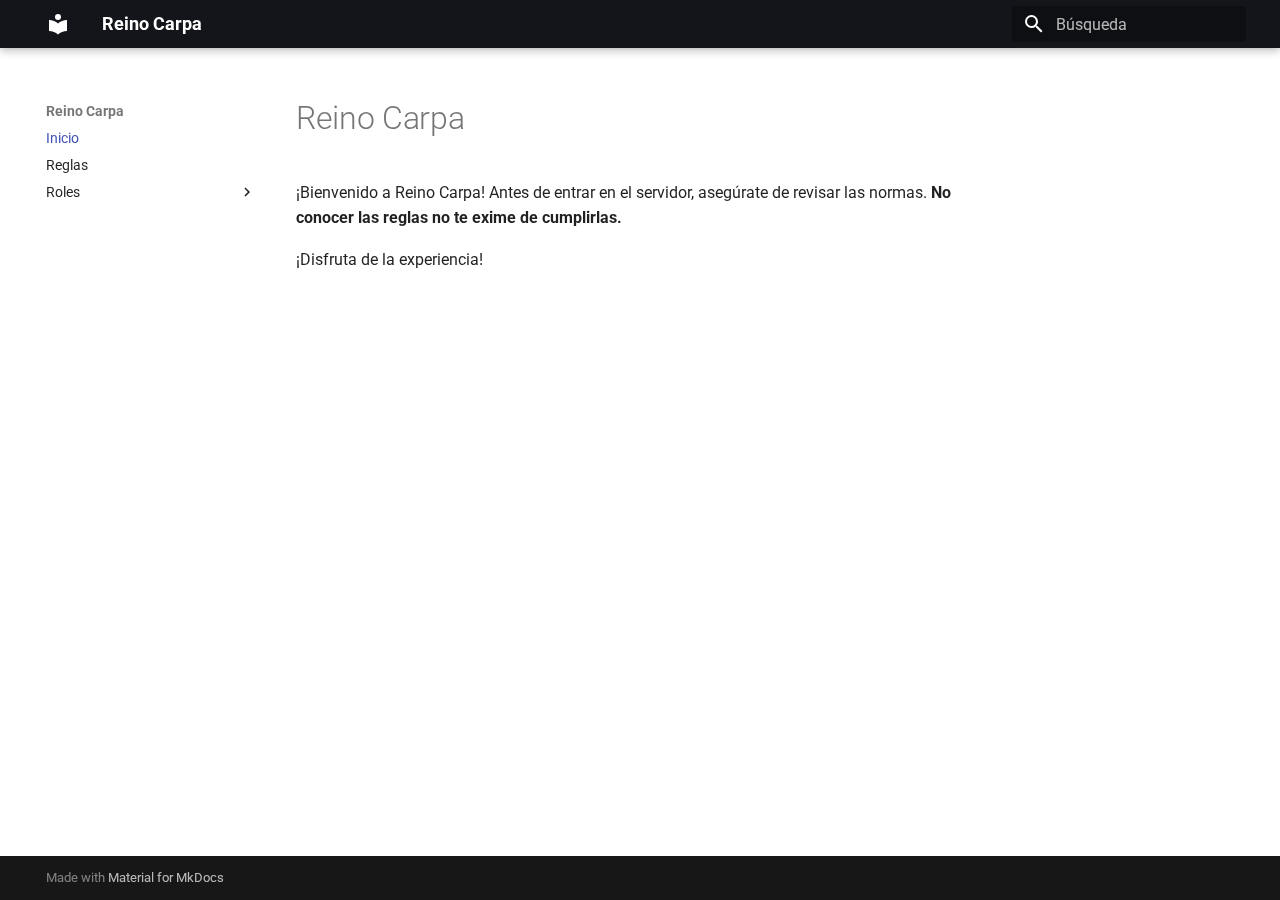
<file: index.html>
<!doctype html>
<html lang="es" class="no-js">
  <head>
    
      <meta charset="utf-8">
      <meta name="viewport" content="width=device-width,initial-scale=1">
      
      
      
      
      
        <link rel="next" href="rules/">
      
      
      <link rel="icon" href="assets/images/favicon.png">
      <meta name="generator" content="mkdocs-1.6.1, mkdocs-material-9.5.44">
    
    
      
        <title>Reino Carpa</title>
      
    
    
      <link rel="stylesheet" href="assets/stylesheets/main.0253249f.min.css">
      
        
        <link rel="stylesheet" href="assets/stylesheets/palette.06af60db.min.css">
      
      


    
    
      
    
    
      
        
        
        <link rel="preconnect" href="https://fonts.gstatic.com" crossorigin>
        <link rel="stylesheet" href="https://fonts.googleapis.com/css?family=Roboto:300,300i,400,400i,700,700i%7CRoboto+Mono:400,400i,700,700i&display=fallback">
        <style>:root{--md-text-font:"Roboto";--md-code-font:"Roboto Mono"}</style>
      
    
    
    <script>__md_scope=new URL(".",location),__md_hash=e=>[...e].reduce(((e,_)=>(e<<5)-e+_.charCodeAt(0)),0),__md_get=(e,_=localStorage,t=__md_scope)=>JSON.parse(_.getItem(t.pathname+"."+e)),__md_set=(e,_,t=localStorage,a=__md_scope)=>{try{t.setItem(a.pathname+"."+e,JSON.stringify(_))}catch(e){}}</script>
    
      

    
    
    
  </head>
  
  
    
    
    
    
    
    <body dir="ltr" data-md-color-scheme="default" data-md-color-primary="black" data-md-color-accent="red">
  
    
    <input class="md-toggle" data-md-toggle="drawer" type="checkbox" id="__drawer" autocomplete="off">
    <input class="md-toggle" data-md-toggle="search" type="checkbox" id="__search" autocomplete="off">
    <label class="md-overlay" for="__drawer"></label>
    <div data-md-component="skip">
      
        
        <a href="#reino-carpa" class="md-skip">
          Saltar a contenido
        </a>
      
    </div>
    <div data-md-component="announce">
      
    </div>
    
    
      

  

<header class="md-header md-header--shadow" data-md-component="header">
  <nav class="md-header__inner md-grid" aria-label="Cabecera">
    <a href="." title="Reino Carpa" class="md-header__button md-logo" aria-label="Reino Carpa" data-md-component="logo">
      
  
  <svg xmlns="http://www.w3.org/2000/svg" viewBox="0 0 24 24"><path d="M12 8a3 3 0 0 0 3-3 3 3 0 0 0-3-3 3 3 0 0 0-3 3 3 3 0 0 0 3 3m0 3.54C9.64 9.35 6.5 8 3 8v11c3.5 0 6.64 1.35 9 3.54 2.36-2.19 5.5-3.54 9-3.54V8c-3.5 0-6.64 1.35-9 3.54"/></svg>

    </a>
    <label class="md-header__button md-icon" for="__drawer">
      
      <svg xmlns="http://www.w3.org/2000/svg" viewBox="0 0 24 24"><path d="M3 6h18v2H3zm0 5h18v2H3zm0 5h18v2H3z"/></svg>
    </label>
    <div class="md-header__title" data-md-component="header-title">
      <div class="md-header__ellipsis">
        <div class="md-header__topic">
          <span class="md-ellipsis">
            Reino Carpa
          </span>
        </div>
        <div class="md-header__topic" data-md-component="header-topic">
          <span class="md-ellipsis">
            
              Inicio
            
          </span>
        </div>
      </div>
    </div>
    
      
    
    
    
    
      <label class="md-header__button md-icon" for="__search">
        
        <svg xmlns="http://www.w3.org/2000/svg" viewBox="0 0 24 24"><path d="M9.5 3A6.5 6.5 0 0 1 16 9.5c0 1.61-.59 3.09-1.56 4.23l.27.27h.79l5 5-1.5 1.5-5-5v-.79l-.27-.27A6.52 6.52 0 0 1 9.5 16 6.5 6.5 0 0 1 3 9.5 6.5 6.5 0 0 1 9.5 3m0 2C7 5 5 7 5 9.5S7 14 9.5 14 14 12 14 9.5 12 5 9.5 5"/></svg>
      </label>
      <div class="md-search" data-md-component="search" role="dialog">
  <label class="md-search__overlay" for="__search"></label>
  <div class="md-search__inner" role="search">
    <form class="md-search__form" name="search">
      <input type="text" class="md-search__input" name="query" aria-label="Búsqueda" placeholder="Búsqueda" autocapitalize="off" autocorrect="off" autocomplete="off" spellcheck="false" data-md-component="search-query" required>
      <label class="md-search__icon md-icon" for="__search">
        
        <svg xmlns="http://www.w3.org/2000/svg" viewBox="0 0 24 24"><path d="M9.5 3A6.5 6.5 0 0 1 16 9.5c0 1.61-.59 3.09-1.56 4.23l.27.27h.79l5 5-1.5 1.5-5-5v-.79l-.27-.27A6.52 6.52 0 0 1 9.5 16 6.5 6.5 0 0 1 3 9.5 6.5 6.5 0 0 1 9.5 3m0 2C7 5 5 7 5 9.5S7 14 9.5 14 14 12 14 9.5 12 5 9.5 5"/></svg>
        
        <svg xmlns="http://www.w3.org/2000/svg" viewBox="0 0 24 24"><path d="M20 11v2H8l5.5 5.5-1.42 1.42L4.16 12l7.92-7.92L13.5 5.5 8 11z"/></svg>
      </label>
      <nav class="md-search__options" aria-label="Buscar">
        
        <button type="reset" class="md-search__icon md-icon" title="Limpiar" aria-label="Limpiar" tabindex="-1">
          
          <svg xmlns="http://www.w3.org/2000/svg" viewBox="0 0 24 24"><path d="M19 6.41 17.59 5 12 10.59 6.41 5 5 6.41 10.59 12 5 17.59 6.41 19 12 13.41 17.59 19 19 17.59 13.41 12z"/></svg>
        </button>
      </nav>
      
    </form>
    <div class="md-search__output">
      <div class="md-search__scrollwrap" tabindex="0" data-md-scrollfix>
        <div class="md-search-result" data-md-component="search-result">
          <div class="md-search-result__meta">
            Inicializando búsqueda
          </div>
          <ol class="md-search-result__list" role="presentation"></ol>
        </div>
      </div>
    </div>
  </div>
</div>
    
    
  </nav>
  
</header>
    
    <div class="md-container" data-md-component="container">
      
      
        
          
        
      
      <main class="md-main" data-md-component="main">
        <div class="md-main__inner md-grid">
          
            
              
              <div class="md-sidebar md-sidebar--primary" data-md-component="sidebar" data-md-type="navigation" >
                <div class="md-sidebar__scrollwrap">
                  <div class="md-sidebar__inner">
                    



<nav class="md-nav md-nav--primary" aria-label="Navegación" data-md-level="0">
  <label class="md-nav__title" for="__drawer">
    <a href="." title="Reino Carpa" class="md-nav__button md-logo" aria-label="Reino Carpa" data-md-component="logo">
      
  
  <svg xmlns="http://www.w3.org/2000/svg" viewBox="0 0 24 24"><path d="M12 8a3 3 0 0 0 3-3 3 3 0 0 0-3-3 3 3 0 0 0-3 3 3 3 0 0 0 3 3m0 3.54C9.64 9.35 6.5 8 3 8v11c3.5 0 6.64 1.35 9 3.54 2.36-2.19 5.5-3.54 9-3.54V8c-3.5 0-6.64 1.35-9 3.54"/></svg>

    </a>
    Reino Carpa
  </label>
  
  <ul class="md-nav__list" data-md-scrollfix>
    
      
      
  
  
    
  
  
  
    <li class="md-nav__item md-nav__item--active">
      
      <input class="md-nav__toggle md-toggle" type="checkbox" id="__toc">
      
      
        
      
      
      <a href="." class="md-nav__link md-nav__link--active">
        
  
  <span class="md-ellipsis">
    Inicio
  </span>
  

      </a>
      
    </li>
  

    
      
      
  
  
  
  
    <li class="md-nav__item">
      <a href="rules/" class="md-nav__link">
        
  
  <span class="md-ellipsis">
    Reglas
  </span>
  

      </a>
    </li>
  

    
      
      
  
  
  
  
    
    
    
    
    <li class="md-nav__item md-nav__item--nested">
      
        
        
        <input class="md-nav__toggle md-toggle " type="checkbox" id="__nav_3" >
        
          
          <label class="md-nav__link" for="__nav_3" id="__nav_3_label" tabindex="0">
            
  
  <span class="md-ellipsis">
    Roles
  </span>
  

            <span class="md-nav__icon md-icon"></span>
          </label>
        
        <nav class="md-nav" data-md-level="1" aria-labelledby="__nav_3_label" aria-expanded="false">
          <label class="md-nav__title" for="__nav_3">
            <span class="md-nav__icon md-icon"></span>
            Roles
          </label>
          <ul class="md-nav__list" data-md-scrollfix>
            
              
                
  
  
  
  
    <li class="md-nav__item">
      <a href="roles/adventurer/" class="md-nav__link">
        
  
  <span class="md-ellipsis">
    Aventurero
  </span>
  

      </a>
    </li>
  

              
            
              
                
  
  
  
  
    <li class="md-nav__item">
      <a href="roles/mercenary/" class="md-nav__link">
        
  
  <span class="md-ellipsis">
    Mercenario
  </span>
  

      </a>
    </li>
  

              
            
              
                
  
  
  
  
    <li class="md-nav__item">
      <a href="roles/nobility/" class="md-nav__link">
        
  
  <span class="md-ellipsis">
    Nobleza
  </span>
  

      </a>
    </li>
  

              
            
              
                
  
  
  
  
    <li class="md-nav__item">
      <a href="roles/royal-guard/" class="md-nav__link">
        
  
  <span class="md-ellipsis">
    Guardia Real
  </span>
  

      </a>
    </li>
  

              
            
          </ul>
        </nav>
      
    </li>
  

    
  </ul>
</nav>
                  </div>
                </div>
              </div>
            
            
              
              <div class="md-sidebar md-sidebar--secondary" data-md-component="sidebar" data-md-type="toc" >
                <div class="md-sidebar__scrollwrap">
                  <div class="md-sidebar__inner">
                    

<nav class="md-nav md-nav--secondary" aria-label="Tabla de contenidos">
  
  
  
    
  
  
</nav>
                  </div>
                </div>
              </div>
            
          
          
            <div class="md-content" data-md-component="content">
              <article class="md-content__inner md-typeset">
                
                  


<h1 id="reino-carpa">Reino Carpa</h1>
<p>¡Bienvenido a Reino Carpa! Antes de entrar en el servidor, asegúrate de revisar las normas. <strong>No conocer las reglas no te exime de cumplirlas.</strong> </p>
<p>¡Disfruta de la experiencia!</p>












                
              </article>
            </div>
          
          
<script>var target=document.getElementById(location.hash.slice(1));target&&target.name&&(target.checked=target.name.startsWith("__tabbed_"))</script>
        </div>
        
      </main>
      
        <footer class="md-footer">
  
  <div class="md-footer-meta md-typeset">
    <div class="md-footer-meta__inner md-grid">
      <div class="md-copyright">
  
  
    Made with
    <a href="https://squidfunk.github.io/mkdocs-material/" target="_blank" rel="noopener">
      Material for MkDocs
    </a>
  
</div>
      
    </div>
  </div>
</footer>
      
    </div>
    <div class="md-dialog" data-md-component="dialog">
      <div class="md-dialog__inner md-typeset"></div>
    </div>
    
    
    <script id="__config" type="application/json">{"base": ".", "features": [], "search": "assets/javascripts/workers/search.6ce7567c.min.js", "translations": {"clipboard.copied": "Copiado al portapapeles", "clipboard.copy": "Copiar al portapapeles", "search.result.more.one": "1 m\u00e1s en esta p\u00e1gina", "search.result.more.other": "# m\u00e1s en esta p\u00e1gina", "search.result.none": "No se encontraron documentos", "search.result.one": "1 documento encontrado", "search.result.other": "# documentos encontrados", "search.result.placeholder": "Teclee para comenzar b\u00fasqueda", "search.result.term.missing": "Falta", "select.version": "Seleccionar versi\u00f3n"}}</script>
    
    
      <script src="assets/javascripts/bundle.83f73b43.min.js"></script>
      
    
  </body>
</html>
</file>
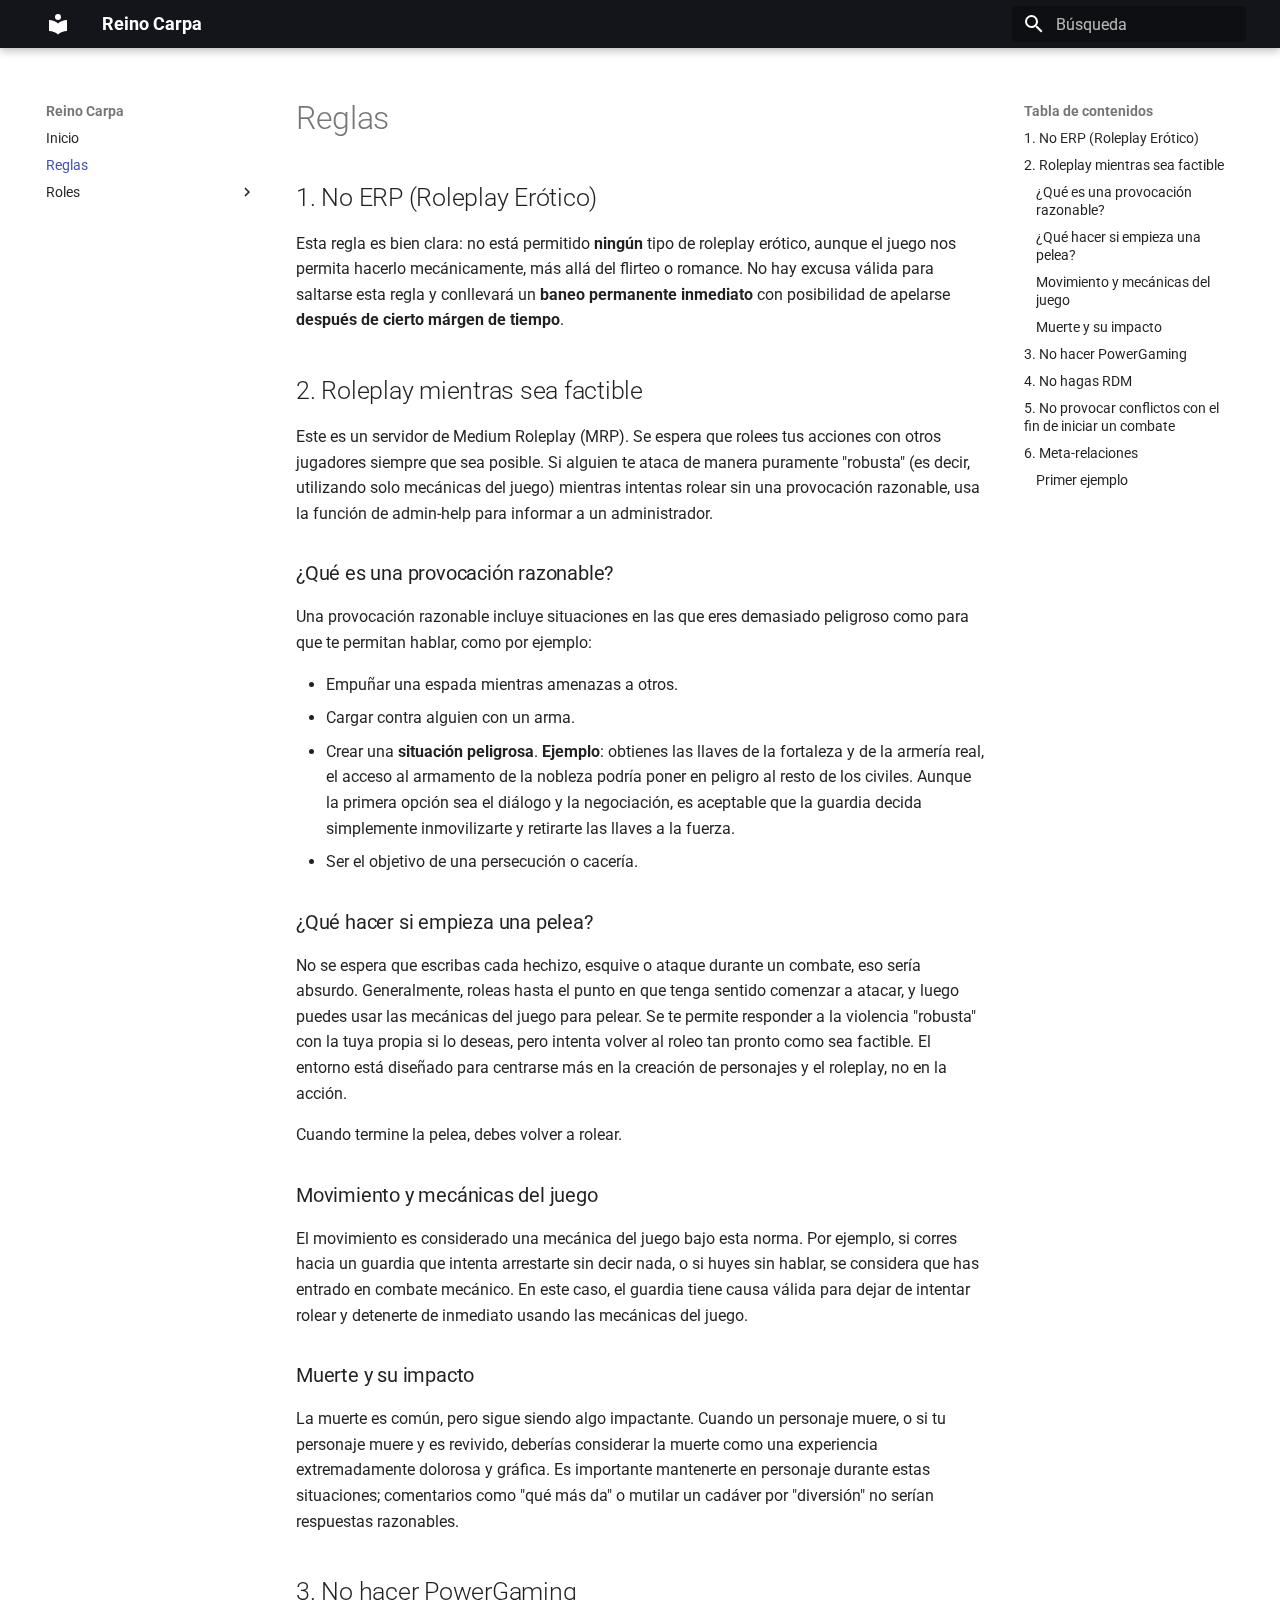
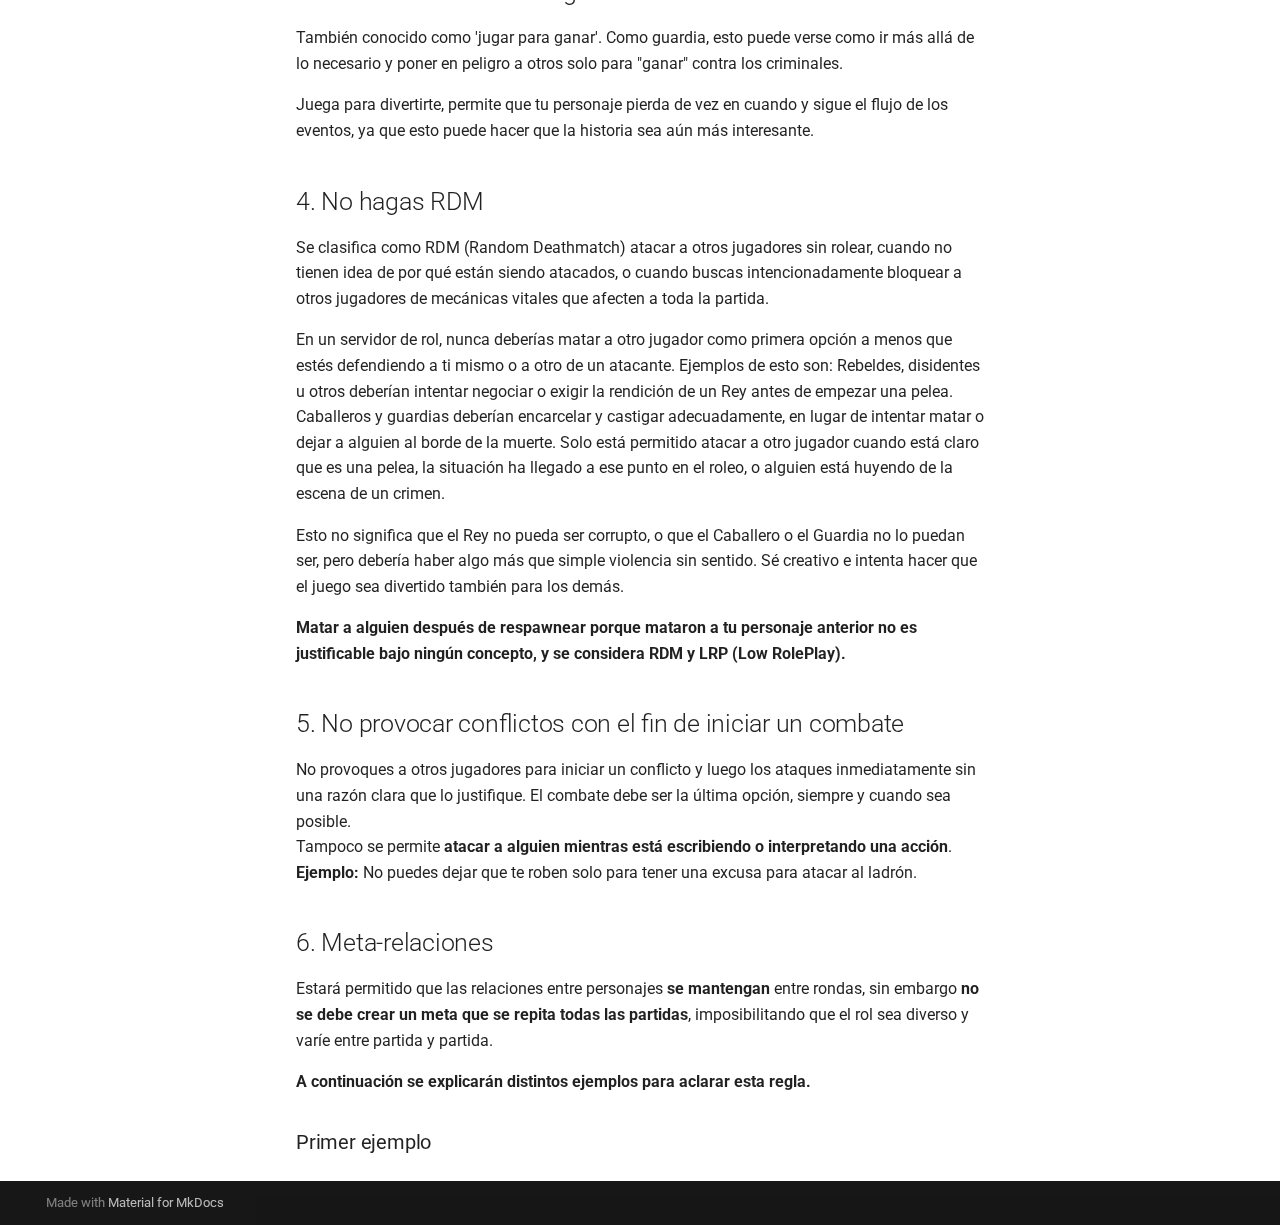
<file: rules/index.html>
<!doctype html>
<html lang="es" class="no-js">
  <head>
    
      <meta charset="utf-8">
      <meta name="viewport" content="width=device-width,initial-scale=1">
      
      
      
      
        <link rel="prev" href="..">
      
      
        <link rel="next" href="../roles/adventurer/">
      
      
      <link rel="icon" href="../assets/images/favicon.png">
      <meta name="generator" content="mkdocs-1.6.1, mkdocs-material-9.5.44">
    
    
      
        <title>Reglas - Reino Carpa</title>
      
    
    
      <link rel="stylesheet" href="../assets/stylesheets/main.0253249f.min.css">
      
        
        <link rel="stylesheet" href="../assets/stylesheets/palette.06af60db.min.css">
      
      


    
    
      
    
    
      
        
        
        <link rel="preconnect" href="https://fonts.gstatic.com" crossorigin>
        <link rel="stylesheet" href="https://fonts.googleapis.com/css?family=Roboto:300,300i,400,400i,700,700i%7CRoboto+Mono:400,400i,700,700i&display=fallback">
        <style>:root{--md-text-font:"Roboto";--md-code-font:"Roboto Mono"}</style>
      
    
    
    <script>__md_scope=new URL("..",location),__md_hash=e=>[...e].reduce(((e,_)=>(e<<5)-e+_.charCodeAt(0)),0),__md_get=(e,_=localStorage,t=__md_scope)=>JSON.parse(_.getItem(t.pathname+"."+e)),__md_set=(e,_,t=localStorage,a=__md_scope)=>{try{t.setItem(a.pathname+"."+e,JSON.stringify(_))}catch(e){}}</script>
    
      

    
    
    
  </head>
  
  
    
    
    
    
    
    <body dir="ltr" data-md-color-scheme="default" data-md-color-primary="black" data-md-color-accent="red">
  
    
    <input class="md-toggle" data-md-toggle="drawer" type="checkbox" id="__drawer" autocomplete="off">
    <input class="md-toggle" data-md-toggle="search" type="checkbox" id="__search" autocomplete="off">
    <label class="md-overlay" for="__drawer"></label>
    <div data-md-component="skip">
      
        
        <a href="#reglas" class="md-skip">
          Saltar a contenido
        </a>
      
    </div>
    <div data-md-component="announce">
      
    </div>
    
    
      

  

<header class="md-header md-header--shadow" data-md-component="header">
  <nav class="md-header__inner md-grid" aria-label="Cabecera">
    <a href=".." title="Reino Carpa" class="md-header__button md-logo" aria-label="Reino Carpa" data-md-component="logo">
      
  
  <svg xmlns="http://www.w3.org/2000/svg" viewBox="0 0 24 24"><path d="M12 8a3 3 0 0 0 3-3 3 3 0 0 0-3-3 3 3 0 0 0-3 3 3 3 0 0 0 3 3m0 3.54C9.64 9.35 6.5 8 3 8v11c3.5 0 6.64 1.35 9 3.54 2.36-2.19 5.5-3.54 9-3.54V8c-3.5 0-6.64 1.35-9 3.54"/></svg>

    </a>
    <label class="md-header__button md-icon" for="__drawer">
      
      <svg xmlns="http://www.w3.org/2000/svg" viewBox="0 0 24 24"><path d="M3 6h18v2H3zm0 5h18v2H3zm0 5h18v2H3z"/></svg>
    </label>
    <div class="md-header__title" data-md-component="header-title">
      <div class="md-header__ellipsis">
        <div class="md-header__topic">
          <span class="md-ellipsis">
            Reino Carpa
          </span>
        </div>
        <div class="md-header__topic" data-md-component="header-topic">
          <span class="md-ellipsis">
            
              Reglas
            
          </span>
        </div>
      </div>
    </div>
    
      
    
    
    
    
      <label class="md-header__button md-icon" for="__search">
        
        <svg xmlns="http://www.w3.org/2000/svg" viewBox="0 0 24 24"><path d="M9.5 3A6.5 6.5 0 0 1 16 9.5c0 1.61-.59 3.09-1.56 4.23l.27.27h.79l5 5-1.5 1.5-5-5v-.79l-.27-.27A6.52 6.52 0 0 1 9.5 16 6.5 6.5 0 0 1 3 9.5 6.5 6.5 0 0 1 9.5 3m0 2C7 5 5 7 5 9.5S7 14 9.5 14 14 12 14 9.5 12 5 9.5 5"/></svg>
      </label>
      <div class="md-search" data-md-component="search" role="dialog">
  <label class="md-search__overlay" for="__search"></label>
  <div class="md-search__inner" role="search">
    <form class="md-search__form" name="search">
      <input type="text" class="md-search__input" name="query" aria-label="Búsqueda" placeholder="Búsqueda" autocapitalize="off" autocorrect="off" autocomplete="off" spellcheck="false" data-md-component="search-query" required>
      <label class="md-search__icon md-icon" for="__search">
        
        <svg xmlns="http://www.w3.org/2000/svg" viewBox="0 0 24 24"><path d="M9.5 3A6.5 6.5 0 0 1 16 9.5c0 1.61-.59 3.09-1.56 4.23l.27.27h.79l5 5-1.5 1.5-5-5v-.79l-.27-.27A6.52 6.52 0 0 1 9.5 16 6.5 6.5 0 0 1 3 9.5 6.5 6.5 0 0 1 9.5 3m0 2C7 5 5 7 5 9.5S7 14 9.5 14 14 12 14 9.5 12 5 9.5 5"/></svg>
        
        <svg xmlns="http://www.w3.org/2000/svg" viewBox="0 0 24 24"><path d="M20 11v2H8l5.5 5.5-1.42 1.42L4.16 12l7.92-7.92L13.5 5.5 8 11z"/></svg>
      </label>
      <nav class="md-search__options" aria-label="Buscar">
        
        <button type="reset" class="md-search__icon md-icon" title="Limpiar" aria-label="Limpiar" tabindex="-1">
          
          <svg xmlns="http://www.w3.org/2000/svg" viewBox="0 0 24 24"><path d="M19 6.41 17.59 5 12 10.59 6.41 5 5 6.41 10.59 12 5 17.59 6.41 19 12 13.41 17.59 19 19 17.59 13.41 12z"/></svg>
        </button>
      </nav>
      
    </form>
    <div class="md-search__output">
      <div class="md-search__scrollwrap" tabindex="0" data-md-scrollfix>
        <div class="md-search-result" data-md-component="search-result">
          <div class="md-search-result__meta">
            Inicializando búsqueda
          </div>
          <ol class="md-search-result__list" role="presentation"></ol>
        </div>
      </div>
    </div>
  </div>
</div>
    
    
  </nav>
  
</header>
    
    <div class="md-container" data-md-component="container">
      
      
        
          
        
      
      <main class="md-main" data-md-component="main">
        <div class="md-main__inner md-grid">
          
            
              
              <div class="md-sidebar md-sidebar--primary" data-md-component="sidebar" data-md-type="navigation" >
                <div class="md-sidebar__scrollwrap">
                  <div class="md-sidebar__inner">
                    



<nav class="md-nav md-nav--primary" aria-label="Navegación" data-md-level="0">
  <label class="md-nav__title" for="__drawer">
    <a href=".." title="Reino Carpa" class="md-nav__button md-logo" aria-label="Reino Carpa" data-md-component="logo">
      
  
  <svg xmlns="http://www.w3.org/2000/svg" viewBox="0 0 24 24"><path d="M12 8a3 3 0 0 0 3-3 3 3 0 0 0-3-3 3 3 0 0 0-3 3 3 3 0 0 0 3 3m0 3.54C9.64 9.35 6.5 8 3 8v11c3.5 0 6.64 1.35 9 3.54 2.36-2.19 5.5-3.54 9-3.54V8c-3.5 0-6.64 1.35-9 3.54"/></svg>

    </a>
    Reino Carpa
  </label>
  
  <ul class="md-nav__list" data-md-scrollfix>
    
      
      
  
  
  
  
    <li class="md-nav__item">
      <a href=".." class="md-nav__link">
        
  
  <span class="md-ellipsis">
    Inicio
  </span>
  

      </a>
    </li>
  

    
      
      
  
  
    
  
  
  
    <li class="md-nav__item md-nav__item--active">
      
      <input class="md-nav__toggle md-toggle" type="checkbox" id="__toc">
      
      
        
      
      
        <label class="md-nav__link md-nav__link--active" for="__toc">
          
  
  <span class="md-ellipsis">
    Reglas
  </span>
  

          <span class="md-nav__icon md-icon"></span>
        </label>
      
      <a href="./" class="md-nav__link md-nav__link--active">
        
  
  <span class="md-ellipsis">
    Reglas
  </span>
  

      </a>
      
        

<nav class="md-nav md-nav--secondary" aria-label="Tabla de contenidos">
  
  
  
    
  
  
    <label class="md-nav__title" for="__toc">
      <span class="md-nav__icon md-icon"></span>
      Tabla de contenidos
    </label>
    <ul class="md-nav__list" data-md-component="toc" data-md-scrollfix>
      
        <li class="md-nav__item">
  <a href="#1-no-erp-roleplay-erotico" class="md-nav__link">
    <span class="md-ellipsis">
      1. No ERP (Roleplay Erótico)
    </span>
  </a>
  
</li>
      
        <li class="md-nav__item">
  <a href="#2-roleplay-mientras-sea-factible" class="md-nav__link">
    <span class="md-ellipsis">
      2. Roleplay mientras sea factible
    </span>
  </a>
  
    <nav class="md-nav" aria-label="2. Roleplay mientras sea factible">
      <ul class="md-nav__list">
        
          <li class="md-nav__item">
  <a href="#que-es-una-provocacion-razonable" class="md-nav__link">
    <span class="md-ellipsis">
      ¿Qué es una provocación razonable?
    </span>
  </a>
  
</li>
        
          <li class="md-nav__item">
  <a href="#que-hacer-si-empieza-una-pelea" class="md-nav__link">
    <span class="md-ellipsis">
      ¿Qué hacer si empieza una pelea?
    </span>
  </a>
  
</li>
        
          <li class="md-nav__item">
  <a href="#movimiento-y-mecanicas-del-juego" class="md-nav__link">
    <span class="md-ellipsis">
      Movimiento y mecánicas del juego
    </span>
  </a>
  
</li>
        
          <li class="md-nav__item">
  <a href="#muerte-y-su-impacto" class="md-nav__link">
    <span class="md-ellipsis">
      Muerte y su impacto
    </span>
  </a>
  
</li>
        
      </ul>
    </nav>
  
</li>
      
        <li class="md-nav__item">
  <a href="#3-no-hacer-powergaming" class="md-nav__link">
    <span class="md-ellipsis">
      3. No hacer PowerGaming
    </span>
  </a>
  
</li>
      
        <li class="md-nav__item">
  <a href="#4-no-hagas-rdm" class="md-nav__link">
    <span class="md-ellipsis">
      4. No hagas RDM
    </span>
  </a>
  
</li>
      
        <li class="md-nav__item">
  <a href="#5-no-provocar-conflictos-con-el-fin-de-iniciar-un-combate" class="md-nav__link">
    <span class="md-ellipsis">
      5. No provocar conflictos con el fin de iniciar un combate
    </span>
  </a>
  
</li>
      
        <li class="md-nav__item">
  <a href="#6-meta-relaciones" class="md-nav__link">
    <span class="md-ellipsis">
      6. Meta-relaciones
    </span>
  </a>
  
    <nav class="md-nav" aria-label="6. Meta-relaciones">
      <ul class="md-nav__list">
        
          <li class="md-nav__item">
  <a href="#primer-ejemplo" class="md-nav__link">
    <span class="md-ellipsis">
      Primer ejemplo
    </span>
  </a>
  
</li>
        
      </ul>
    </nav>
  
</li>
      
    </ul>
  
</nav>
      
    </li>
  

    
      
      
  
  
  
  
    
    
    
    
    <li class="md-nav__item md-nav__item--nested">
      
        
        
        <input class="md-nav__toggle md-toggle " type="checkbox" id="__nav_3" >
        
          
          <label class="md-nav__link" for="__nav_3" id="__nav_3_label" tabindex="0">
            
  
  <span class="md-ellipsis">
    Roles
  </span>
  

            <span class="md-nav__icon md-icon"></span>
          </label>
        
        <nav class="md-nav" data-md-level="1" aria-labelledby="__nav_3_label" aria-expanded="false">
          <label class="md-nav__title" for="__nav_3">
            <span class="md-nav__icon md-icon"></span>
            Roles
          </label>
          <ul class="md-nav__list" data-md-scrollfix>
            
              
                
  
  
  
  
    <li class="md-nav__item">
      <a href="../roles/adventurer/" class="md-nav__link">
        
  
  <span class="md-ellipsis">
    Aventurero
  </span>
  

      </a>
    </li>
  

              
            
              
                
  
  
  
  
    <li class="md-nav__item">
      <a href="../roles/mercenary/" class="md-nav__link">
        
  
  <span class="md-ellipsis">
    Mercenario
  </span>
  

      </a>
    </li>
  

              
            
              
                
  
  
  
  
    <li class="md-nav__item">
      <a href="../roles/nobility/" class="md-nav__link">
        
  
  <span class="md-ellipsis">
    Nobleza
  </span>
  

      </a>
    </li>
  

              
            
              
                
  
  
  
  
    <li class="md-nav__item">
      <a href="../roles/royal-guard/" class="md-nav__link">
        
  
  <span class="md-ellipsis">
    Guardia Real
  </span>
  

      </a>
    </li>
  

              
            
          </ul>
        </nav>
      
    </li>
  

    
  </ul>
</nav>
                  </div>
                </div>
              </div>
            
            
              
              <div class="md-sidebar md-sidebar--secondary" data-md-component="sidebar" data-md-type="toc" >
                <div class="md-sidebar__scrollwrap">
                  <div class="md-sidebar__inner">
                    

<nav class="md-nav md-nav--secondary" aria-label="Tabla de contenidos">
  
  
  
    
  
  
    <label class="md-nav__title" for="__toc">
      <span class="md-nav__icon md-icon"></span>
      Tabla de contenidos
    </label>
    <ul class="md-nav__list" data-md-component="toc" data-md-scrollfix>
      
        <li class="md-nav__item">
  <a href="#1-no-erp-roleplay-erotico" class="md-nav__link">
    <span class="md-ellipsis">
      1. No ERP (Roleplay Erótico)
    </span>
  </a>
  
</li>
      
        <li class="md-nav__item">
  <a href="#2-roleplay-mientras-sea-factible" class="md-nav__link">
    <span class="md-ellipsis">
      2. Roleplay mientras sea factible
    </span>
  </a>
  
    <nav class="md-nav" aria-label="2. Roleplay mientras sea factible">
      <ul class="md-nav__list">
        
          <li class="md-nav__item">
  <a href="#que-es-una-provocacion-razonable" class="md-nav__link">
    <span class="md-ellipsis">
      ¿Qué es una provocación razonable?
    </span>
  </a>
  
</li>
        
          <li class="md-nav__item">
  <a href="#que-hacer-si-empieza-una-pelea" class="md-nav__link">
    <span class="md-ellipsis">
      ¿Qué hacer si empieza una pelea?
    </span>
  </a>
  
</li>
        
          <li class="md-nav__item">
  <a href="#movimiento-y-mecanicas-del-juego" class="md-nav__link">
    <span class="md-ellipsis">
      Movimiento y mecánicas del juego
    </span>
  </a>
  
</li>
        
          <li class="md-nav__item">
  <a href="#muerte-y-su-impacto" class="md-nav__link">
    <span class="md-ellipsis">
      Muerte y su impacto
    </span>
  </a>
  
</li>
        
      </ul>
    </nav>
  
</li>
      
        <li class="md-nav__item">
  <a href="#3-no-hacer-powergaming" class="md-nav__link">
    <span class="md-ellipsis">
      3. No hacer PowerGaming
    </span>
  </a>
  
</li>
      
        <li class="md-nav__item">
  <a href="#4-no-hagas-rdm" class="md-nav__link">
    <span class="md-ellipsis">
      4. No hagas RDM
    </span>
  </a>
  
</li>
      
        <li class="md-nav__item">
  <a href="#5-no-provocar-conflictos-con-el-fin-de-iniciar-un-combate" class="md-nav__link">
    <span class="md-ellipsis">
      5. No provocar conflictos con el fin de iniciar un combate
    </span>
  </a>
  
</li>
      
        <li class="md-nav__item">
  <a href="#6-meta-relaciones" class="md-nav__link">
    <span class="md-ellipsis">
      6. Meta-relaciones
    </span>
  </a>
  
    <nav class="md-nav" aria-label="6. Meta-relaciones">
      <ul class="md-nav__list">
        
          <li class="md-nav__item">
  <a href="#primer-ejemplo" class="md-nav__link">
    <span class="md-ellipsis">
      Primer ejemplo
    </span>
  </a>
  
</li>
        
      </ul>
    </nav>
  
</li>
      
    </ul>
  
</nav>
                  </div>
                </div>
              </div>
            
          
          
            <div class="md-content" data-md-component="content">
              <article class="md-content__inner md-typeset">
                
                  


<h1 id="reglas">Reglas</h1>
<h2 id="1-no-erp-roleplay-erotico">1. No ERP (Roleplay Erótico)</h2>
<p>Esta regla es bien clara: no está permitido <strong>ningún</strong> tipo de roleplay erótico, aunque el juego nos permita hacerlo mecánicamente, más allá del flirteo o romance. No hay excusa válida para saltarse esta regla y conllevará un <strong>baneo permanente inmediato</strong> con posibilidad de apelarse <strong>después de cierto márgen de tiempo</strong>.</p>
<h2 id="2-roleplay-mientras-sea-factible">2. Roleplay mientras sea factible</h2>
<p>Este es un servidor de Medium Roleplay (MRP). Se espera que rolees tus acciones con otros jugadores siempre que sea posible. Si alguien te ataca de manera puramente "robusta" (es decir, utilizando solo mecánicas del juego) mientras intentas rolear sin una provocación razonable, usa la función de admin-help para informar a un administrador.</p>
<h3 id="que-es-una-provocacion-razonable">¿Qué es una provocación razonable?</h3>
<p>Una provocación razonable incluye situaciones en las que eres demasiado peligroso como para que te permitan hablar, como por ejemplo:</p>
<ul>
<li>Empuñar una espada mientras amenazas a otros.</li>
<li>Cargar contra alguien con un arma.</li>
<li>Crear una <strong>situación peligrosa</strong>. <strong>Ejemplo</strong>: obtienes las llaves de la fortaleza y de la armería real, el acceso al armamento de la nobleza podría poner en peligro al resto de los civiles. Aunque la primera opción sea el diálogo y la negociación, es aceptable que la guardia decida simplemente inmovilizarte y retirarte las llaves a la fuerza. </li>
<li>Ser el objetivo de una persecución o cacería.</li>
</ul>
<h3 id="que-hacer-si-empieza-una-pelea">¿Qué hacer si empieza una pelea?</h3>
<p>No se espera que escribas cada hechizo, esquive o ataque durante un combate, eso sería absurdo. Generalmente, roleas hasta el punto en que tenga sentido comenzar a atacar, y luego puedes usar las mecánicas del juego para pelear.
Se te permite responder a la violencia "robusta" con la tuya propia si lo deseas, pero intenta volver al roleo tan pronto como sea factible. El entorno está diseñado para centrarse más en la creación de personajes y el roleplay, no en la acción.</p>
<p>Cuando termine la pelea, debes volver a rolear.</p>
<h3 id="movimiento-y-mecanicas-del-juego">Movimiento y mecánicas del juego</h3>
<p>El movimiento es considerado una mecánica del juego bajo esta norma. Por ejemplo, si corres hacia un guardia que intenta arrestarte sin decir nada, o si huyes sin hablar, se considera que has entrado en combate mecánico. En este caso, el guardia tiene causa válida para dejar de intentar rolear y detenerte de inmediato usando las mecánicas del juego.</p>
<h3 id="muerte-y-su-impacto">Muerte y su impacto</h3>
<p>La muerte es común, pero sigue siendo algo impactante. Cuando un personaje muere, o si tu personaje muere y es revivido, deberías considerar la muerte como una experiencia extremadamente dolorosa y gráfica. Es importante mantenerte en personaje durante estas situaciones; comentarios como "qué más da" o mutilar un cadáver por "diversión" no serían respuestas razonables.</p>
<h2 id="3-no-hacer-powergaming">3. No hacer PowerGaming</h2>
<p>También conocido como 'jugar para ganar'. Como guardia, esto puede verse como ir más allá de lo necesario y poner en peligro a otros solo para "ganar" contra los criminales.</p>
<p>Juega para divertirte, permite que tu personaje pierda de vez en cuando y sigue el flujo de los eventos, ya que esto puede hacer que la historia sea aún más interesante.</p>
<h2 id="4-no-hagas-rdm">4. No hagas RDM</h2>
<p>Se clasifica como RDM (Random Deathmatch) atacar a otros jugadores sin rolear, cuando no tienen idea de por qué están siendo atacados, o cuando buscas intencionadamente bloquear a otros jugadores de mecánicas vitales que afecten a toda la partida.</p>
<p>En un servidor de rol, nunca deberías matar a otro jugador como primera opción a menos que estés defendiendo a ti mismo o a otro de un atacante. Ejemplos de esto son: Rebeldes, disidentes u otros deberían intentar negociar o exigir la rendición de un Rey antes de empezar una pelea. Caballeros y guardias deberían encarcelar y castigar adecuadamente, en lugar de intentar matar o dejar a alguien al borde de la muerte. Solo está permitido atacar a otro jugador cuando está claro que es una pelea, la situación ha llegado a ese punto en el roleo, o alguien está huyendo de la escena de un crimen.</p>
<p>Esto no significa que el Rey no pueda ser corrupto, o que el Caballero o el Guardia no lo puedan ser, pero debería haber algo más que simple violencia sin sentido. Sé creativo e intenta hacer que el juego sea divertido también para los demás.</p>
<p><strong>Matar a alguien después de respawnear porque mataron a tu personaje anterior no es justificable bajo ningún concepto, y se considera RDM y LRP (Low RolePlay).</strong></p>
<h2 id="5-no-provocar-conflictos-con-el-fin-de-iniciar-un-combate">5. No provocar conflictos con el fin de iniciar un combate</h2>
<p>No provoques a otros jugadores para iniciar un conflicto y luego los ataques inmediatamente sin una razón clara que lo justifique. El combate debe ser la última opción, siempre y cuando sea posible.<br />
Tampoco se permite <strong>atacar a alguien mientras está escribiendo o interpretando una acción</strong>.
<strong>Ejemplo:</strong> No puedes dejar que te roben solo para tener una excusa para atacar al ladrón.</p>
<h2 id="6-meta-relaciones">6. Meta-relaciones</h2>
<p>Estará permitido que las relaciones entre personajes <strong>se mantengan</strong> entre rondas, sin embargo <strong>no se debe crear un meta que se repita todas las partidas</strong>, imposibilitando que el rol sea diverso y varíe entre partida y partida.</p>
<p><strong>A continuación se explicarán distintos ejemplos para aclarar esta regla.</strong></p>
<h3 id="primer-ejemplo">Primer ejemplo</h3>












                
              </article>
            </div>
          
          
<script>var target=document.getElementById(location.hash.slice(1));target&&target.name&&(target.checked=target.name.startsWith("__tabbed_"))</script>
        </div>
        
      </main>
      
        <footer class="md-footer">
  
  <div class="md-footer-meta md-typeset">
    <div class="md-footer-meta__inner md-grid">
      <div class="md-copyright">
  
  
    Made with
    <a href="https://squidfunk.github.io/mkdocs-material/" target="_blank" rel="noopener">
      Material for MkDocs
    </a>
  
</div>
      
    </div>
  </div>
</footer>
      
    </div>
    <div class="md-dialog" data-md-component="dialog">
      <div class="md-dialog__inner md-typeset"></div>
    </div>
    
    
    <script id="__config" type="application/json">{"base": "..", "features": [], "search": "../assets/javascripts/workers/search.6ce7567c.min.js", "translations": {"clipboard.copied": "Copiado al portapapeles", "clipboard.copy": "Copiar al portapapeles", "search.result.more.one": "1 m\u00e1s en esta p\u00e1gina", "search.result.more.other": "# m\u00e1s en esta p\u00e1gina", "search.result.none": "No se encontraron documentos", "search.result.one": "1 documento encontrado", "search.result.other": "# documentos encontrados", "search.result.placeholder": "Teclee para comenzar b\u00fasqueda", "search.result.term.missing": "Falta", "select.version": "Seleccionar versi\u00f3n"}}</script>
    
    
      <script src="../assets/javascripts/bundle.83f73b43.min.js"></script>
      
    
  </body>
</html>
</file>
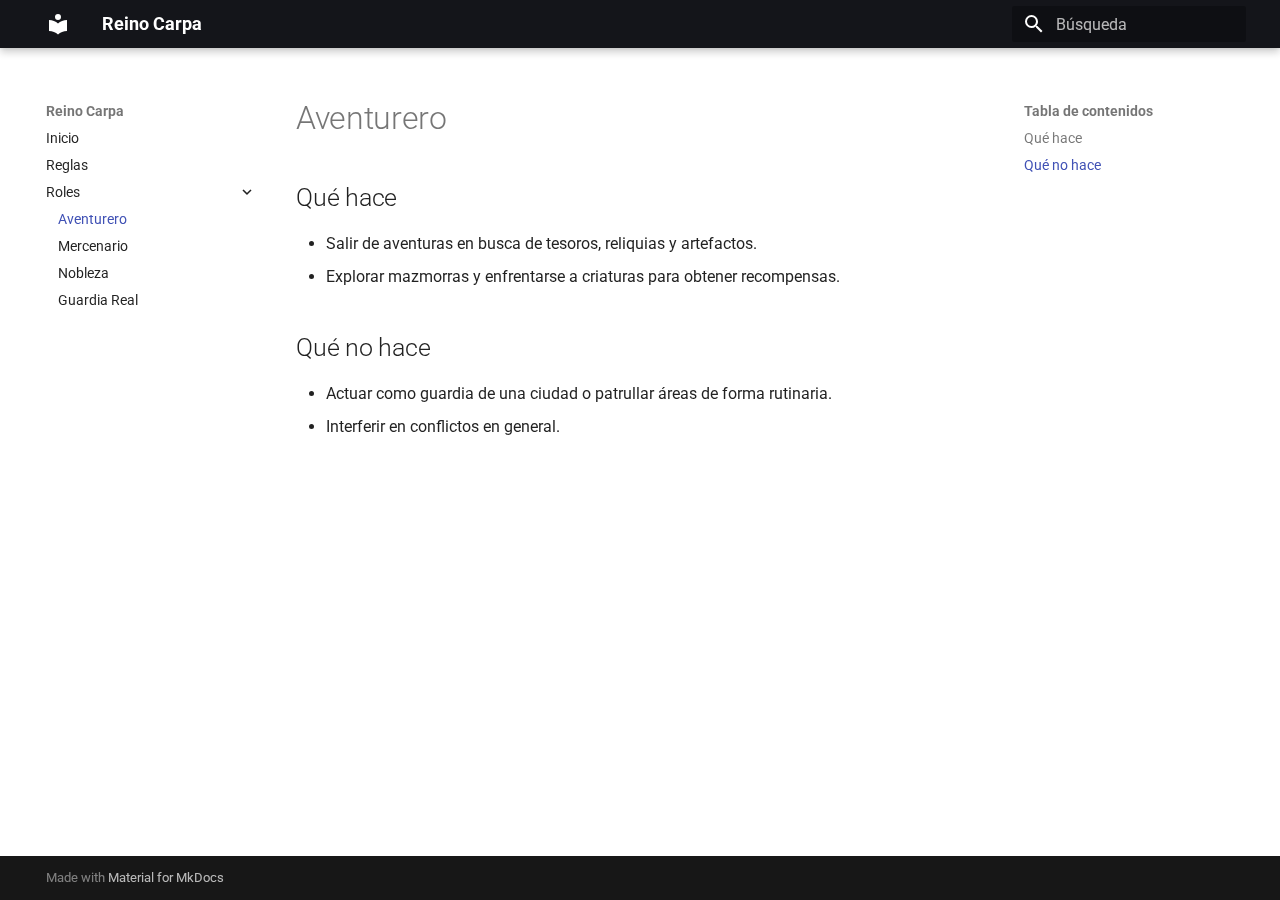
<file: roles/adventurer/index.html>
<!doctype html>
<html lang="es" class="no-js">
  <head>
    
      <meta charset="utf-8">
      <meta name="viewport" content="width=device-width,initial-scale=1">
      
      
      
      
        <link rel="prev" href="../../rules/">
      
      
        <link rel="next" href="../mercenary/">
      
      
      <link rel="icon" href="../../assets/images/favicon.png">
      <meta name="generator" content="mkdocs-1.6.1, mkdocs-material-9.5.44">
    
    
      
        <title>Aventurero - Reino Carpa</title>
      
    
    
      <link rel="stylesheet" href="../../assets/stylesheets/main.0253249f.min.css">
      
        
        <link rel="stylesheet" href="../../assets/stylesheets/palette.06af60db.min.css">
      
      


    
    
      
    
    
      
        
        
        <link rel="preconnect" href="https://fonts.gstatic.com" crossorigin>
        <link rel="stylesheet" href="https://fonts.googleapis.com/css?family=Roboto:300,300i,400,400i,700,700i%7CRoboto+Mono:400,400i,700,700i&display=fallback">
        <style>:root{--md-text-font:"Roboto";--md-code-font:"Roboto Mono"}</style>
      
    
    
    <script>__md_scope=new URL("../..",location),__md_hash=e=>[...e].reduce(((e,_)=>(e<<5)-e+_.charCodeAt(0)),0),__md_get=(e,_=localStorage,t=__md_scope)=>JSON.parse(_.getItem(t.pathname+"."+e)),__md_set=(e,_,t=localStorage,a=__md_scope)=>{try{t.setItem(a.pathname+"."+e,JSON.stringify(_))}catch(e){}}</script>
    
      

    
    
    
  </head>
  
  
    
    
    
    
    
    <body dir="ltr" data-md-color-scheme="default" data-md-color-primary="black" data-md-color-accent="red">
  
    
    <input class="md-toggle" data-md-toggle="drawer" type="checkbox" id="__drawer" autocomplete="off">
    <input class="md-toggle" data-md-toggle="search" type="checkbox" id="__search" autocomplete="off">
    <label class="md-overlay" for="__drawer"></label>
    <div data-md-component="skip">
      
        
        <a href="#aventurero" class="md-skip">
          Saltar a contenido
        </a>
      
    </div>
    <div data-md-component="announce">
      
    </div>
    
    
      

  

<header class="md-header md-header--shadow" data-md-component="header">
  <nav class="md-header__inner md-grid" aria-label="Cabecera">
    <a href="../.." title="Reino Carpa" class="md-header__button md-logo" aria-label="Reino Carpa" data-md-component="logo">
      
  
  <svg xmlns="http://www.w3.org/2000/svg" viewBox="0 0 24 24"><path d="M12 8a3 3 0 0 0 3-3 3 3 0 0 0-3-3 3 3 0 0 0-3 3 3 3 0 0 0 3 3m0 3.54C9.64 9.35 6.5 8 3 8v11c3.5 0 6.64 1.35 9 3.54 2.36-2.19 5.5-3.54 9-3.54V8c-3.5 0-6.64 1.35-9 3.54"/></svg>

    </a>
    <label class="md-header__button md-icon" for="__drawer">
      
      <svg xmlns="http://www.w3.org/2000/svg" viewBox="0 0 24 24"><path d="M3 6h18v2H3zm0 5h18v2H3zm0 5h18v2H3z"/></svg>
    </label>
    <div class="md-header__title" data-md-component="header-title">
      <div class="md-header__ellipsis">
        <div class="md-header__topic">
          <span class="md-ellipsis">
            Reino Carpa
          </span>
        </div>
        <div class="md-header__topic" data-md-component="header-topic">
          <span class="md-ellipsis">
            
              Aventurero
            
          </span>
        </div>
      </div>
    </div>
    
      
    
    
    
    
      <label class="md-header__button md-icon" for="__search">
        
        <svg xmlns="http://www.w3.org/2000/svg" viewBox="0 0 24 24"><path d="M9.5 3A6.5 6.5 0 0 1 16 9.5c0 1.61-.59 3.09-1.56 4.23l.27.27h.79l5 5-1.5 1.5-5-5v-.79l-.27-.27A6.52 6.52 0 0 1 9.5 16 6.5 6.5 0 0 1 3 9.5 6.5 6.5 0 0 1 9.5 3m0 2C7 5 5 7 5 9.5S7 14 9.5 14 14 12 14 9.5 12 5 9.5 5"/></svg>
      </label>
      <div class="md-search" data-md-component="search" role="dialog">
  <label class="md-search__overlay" for="__search"></label>
  <div class="md-search__inner" role="search">
    <form class="md-search__form" name="search">
      <input type="text" class="md-search__input" name="query" aria-label="Búsqueda" placeholder="Búsqueda" autocapitalize="off" autocorrect="off" autocomplete="off" spellcheck="false" data-md-component="search-query" required>
      <label class="md-search__icon md-icon" for="__search">
        
        <svg xmlns="http://www.w3.org/2000/svg" viewBox="0 0 24 24"><path d="M9.5 3A6.5 6.5 0 0 1 16 9.5c0 1.61-.59 3.09-1.56 4.23l.27.27h.79l5 5-1.5 1.5-5-5v-.79l-.27-.27A6.52 6.52 0 0 1 9.5 16 6.5 6.5 0 0 1 3 9.5 6.5 6.5 0 0 1 9.5 3m0 2C7 5 5 7 5 9.5S7 14 9.5 14 14 12 14 9.5 12 5 9.5 5"/></svg>
        
        <svg xmlns="http://www.w3.org/2000/svg" viewBox="0 0 24 24"><path d="M20 11v2H8l5.5 5.5-1.42 1.42L4.16 12l7.92-7.92L13.5 5.5 8 11z"/></svg>
      </label>
      <nav class="md-search__options" aria-label="Buscar">
        
        <button type="reset" class="md-search__icon md-icon" title="Limpiar" aria-label="Limpiar" tabindex="-1">
          
          <svg xmlns="http://www.w3.org/2000/svg" viewBox="0 0 24 24"><path d="M19 6.41 17.59 5 12 10.59 6.41 5 5 6.41 10.59 12 5 17.59 6.41 19 12 13.41 17.59 19 19 17.59 13.41 12z"/></svg>
        </button>
      </nav>
      
    </form>
    <div class="md-search__output">
      <div class="md-search__scrollwrap" tabindex="0" data-md-scrollfix>
        <div class="md-search-result" data-md-component="search-result">
          <div class="md-search-result__meta">
            Inicializando búsqueda
          </div>
          <ol class="md-search-result__list" role="presentation"></ol>
        </div>
      </div>
    </div>
  </div>
</div>
    
    
  </nav>
  
</header>
    
    <div class="md-container" data-md-component="container">
      
      
        
          
        
      
      <main class="md-main" data-md-component="main">
        <div class="md-main__inner md-grid">
          
            
              
              <div class="md-sidebar md-sidebar--primary" data-md-component="sidebar" data-md-type="navigation" >
                <div class="md-sidebar__scrollwrap">
                  <div class="md-sidebar__inner">
                    



<nav class="md-nav md-nav--primary" aria-label="Navegación" data-md-level="0">
  <label class="md-nav__title" for="__drawer">
    <a href="../.." title="Reino Carpa" class="md-nav__button md-logo" aria-label="Reino Carpa" data-md-component="logo">
      
  
  <svg xmlns="http://www.w3.org/2000/svg" viewBox="0 0 24 24"><path d="M12 8a3 3 0 0 0 3-3 3 3 0 0 0-3-3 3 3 0 0 0-3 3 3 3 0 0 0 3 3m0 3.54C9.64 9.35 6.5 8 3 8v11c3.5 0 6.64 1.35 9 3.54 2.36-2.19 5.5-3.54 9-3.54V8c-3.5 0-6.64 1.35-9 3.54"/></svg>

    </a>
    Reino Carpa
  </label>
  
  <ul class="md-nav__list" data-md-scrollfix>
    
      
      
  
  
  
  
    <li class="md-nav__item">
      <a href="../.." class="md-nav__link">
        
  
  <span class="md-ellipsis">
    Inicio
  </span>
  

      </a>
    </li>
  

    
      
      
  
  
  
  
    <li class="md-nav__item">
      <a href="../../rules/" class="md-nav__link">
        
  
  <span class="md-ellipsis">
    Reglas
  </span>
  

      </a>
    </li>
  

    
      
      
  
  
    
  
  
  
    
    
    
    
    <li class="md-nav__item md-nav__item--active md-nav__item--nested">
      
        
        
        <input class="md-nav__toggle md-toggle " type="checkbox" id="__nav_3" checked>
        
          
          <label class="md-nav__link" for="__nav_3" id="__nav_3_label" tabindex="0">
            
  
  <span class="md-ellipsis">
    Roles
  </span>
  

            <span class="md-nav__icon md-icon"></span>
          </label>
        
        <nav class="md-nav" data-md-level="1" aria-labelledby="__nav_3_label" aria-expanded="true">
          <label class="md-nav__title" for="__nav_3">
            <span class="md-nav__icon md-icon"></span>
            Roles
          </label>
          <ul class="md-nav__list" data-md-scrollfix>
            
              
                
  
  
    
  
  
  
    <li class="md-nav__item md-nav__item--active">
      
      <input class="md-nav__toggle md-toggle" type="checkbox" id="__toc">
      
      
        
      
      
        <label class="md-nav__link md-nav__link--active" for="__toc">
          
  
  <span class="md-ellipsis">
    Aventurero
  </span>
  

          <span class="md-nav__icon md-icon"></span>
        </label>
      
      <a href="./" class="md-nav__link md-nav__link--active">
        
  
  <span class="md-ellipsis">
    Aventurero
  </span>
  

      </a>
      
        

<nav class="md-nav md-nav--secondary" aria-label="Tabla de contenidos">
  
  
  
    
  
  
    <label class="md-nav__title" for="__toc">
      <span class="md-nav__icon md-icon"></span>
      Tabla de contenidos
    </label>
    <ul class="md-nav__list" data-md-component="toc" data-md-scrollfix>
      
        <li class="md-nav__item">
  <a href="#que-hace" class="md-nav__link">
    <span class="md-ellipsis">
      Qué hace
    </span>
  </a>
  
</li>
      
        <li class="md-nav__item">
  <a href="#que-no-hace" class="md-nav__link">
    <span class="md-ellipsis">
      Qué no hace
    </span>
  </a>
  
</li>
      
    </ul>
  
</nav>
      
    </li>
  

              
            
              
                
  
  
  
  
    <li class="md-nav__item">
      <a href="../mercenary/" class="md-nav__link">
        
  
  <span class="md-ellipsis">
    Mercenario
  </span>
  

      </a>
    </li>
  

              
            
              
                
  
  
  
  
    <li class="md-nav__item">
      <a href="../nobility/" class="md-nav__link">
        
  
  <span class="md-ellipsis">
    Nobleza
  </span>
  

      </a>
    </li>
  

              
            
              
                
  
  
  
  
    <li class="md-nav__item">
      <a href="../royal-guard/" class="md-nav__link">
        
  
  <span class="md-ellipsis">
    Guardia Real
  </span>
  

      </a>
    </li>
  

              
            
          </ul>
        </nav>
      
    </li>
  

    
  </ul>
</nav>
                  </div>
                </div>
              </div>
            
            
              
              <div class="md-sidebar md-sidebar--secondary" data-md-component="sidebar" data-md-type="toc" >
                <div class="md-sidebar__scrollwrap">
                  <div class="md-sidebar__inner">
                    

<nav class="md-nav md-nav--secondary" aria-label="Tabla de contenidos">
  
  
  
    
  
  
    <label class="md-nav__title" for="__toc">
      <span class="md-nav__icon md-icon"></span>
      Tabla de contenidos
    </label>
    <ul class="md-nav__list" data-md-component="toc" data-md-scrollfix>
      
        <li class="md-nav__item">
  <a href="#que-hace" class="md-nav__link">
    <span class="md-ellipsis">
      Qué hace
    </span>
  </a>
  
</li>
      
        <li class="md-nav__item">
  <a href="#que-no-hace" class="md-nav__link">
    <span class="md-ellipsis">
      Qué no hace
    </span>
  </a>
  
</li>
      
    </ul>
  
</nav>
                  </div>
                </div>
              </div>
            
          
          
            <div class="md-content" data-md-component="content">
              <article class="md-content__inner md-typeset">
                
                  


<h1 id="aventurero">Aventurero</h1>
<h2 id="que-hace">Qué hace</h2>
<ul>
<li>Salir de aventuras en busca de tesoros, reliquias y artefactos.</li>
<li>Explorar mazmorras y enfrentarse a criaturas para obtener recompensas.</li>
</ul>
<h2 id="que-no-hace">Qué no hace</h2>
<ul>
<li>Actuar como guardia de una ciudad o patrullar áreas de forma rutinaria.</li>
<li>Interferir en conflictos en general.</li>
</ul>












                
              </article>
            </div>
          
          
<script>var target=document.getElementById(location.hash.slice(1));target&&target.name&&(target.checked=target.name.startsWith("__tabbed_"))</script>
        </div>
        
      </main>
      
        <footer class="md-footer">
  
  <div class="md-footer-meta md-typeset">
    <div class="md-footer-meta__inner md-grid">
      <div class="md-copyright">
  
  
    Made with
    <a href="https://squidfunk.github.io/mkdocs-material/" target="_blank" rel="noopener">
      Material for MkDocs
    </a>
  
</div>
      
    </div>
  </div>
</footer>
      
    </div>
    <div class="md-dialog" data-md-component="dialog">
      <div class="md-dialog__inner md-typeset"></div>
    </div>
    
    
    <script id="__config" type="application/json">{"base": "../..", "features": [], "search": "../../assets/javascripts/workers/search.6ce7567c.min.js", "translations": {"clipboard.copied": "Copiado al portapapeles", "clipboard.copy": "Copiar al portapapeles", "search.result.more.one": "1 m\u00e1s en esta p\u00e1gina", "search.result.more.other": "# m\u00e1s en esta p\u00e1gina", "search.result.none": "No se encontraron documentos", "search.result.one": "1 documento encontrado", "search.result.other": "# documentos encontrados", "search.result.placeholder": "Teclee para comenzar b\u00fasqueda", "search.result.term.missing": "Falta", "select.version": "Seleccionar versi\u00f3n"}}</script>
    
    
      <script src="../../assets/javascripts/bundle.83f73b43.min.js"></script>
      
    
  </body>
</html>
</file>
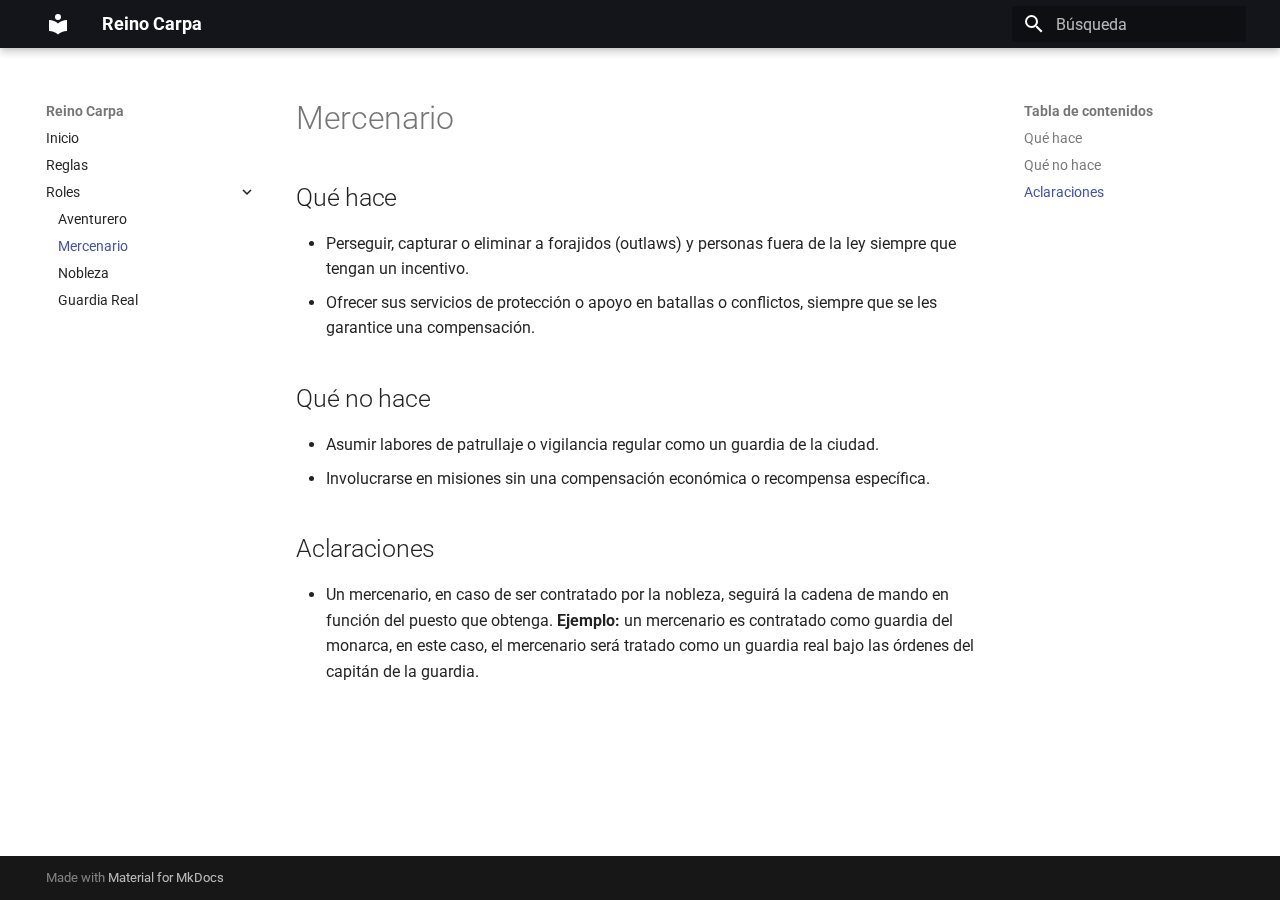
<file: roles/mercenary/index.html>
<!doctype html>
<html lang="es" class="no-js">
  <head>
    
      <meta charset="utf-8">
      <meta name="viewport" content="width=device-width,initial-scale=1">
      
      
      
      
        <link rel="prev" href="../adventurer/">
      
      
        <link rel="next" href="../nobility/">
      
      
      <link rel="icon" href="../../assets/images/favicon.png">
      <meta name="generator" content="mkdocs-1.6.1, mkdocs-material-9.5.44">
    
    
      
        <title>Mercenario - Reino Carpa</title>
      
    
    
      <link rel="stylesheet" href="../../assets/stylesheets/main.0253249f.min.css">
      
        
        <link rel="stylesheet" href="../../assets/stylesheets/palette.06af60db.min.css">
      
      


    
    
      
    
    
      
        
        
        <link rel="preconnect" href="https://fonts.gstatic.com" crossorigin>
        <link rel="stylesheet" href="https://fonts.googleapis.com/css?family=Roboto:300,300i,400,400i,700,700i%7CRoboto+Mono:400,400i,700,700i&display=fallback">
        <style>:root{--md-text-font:"Roboto";--md-code-font:"Roboto Mono"}</style>
      
    
    
    <script>__md_scope=new URL("../..",location),__md_hash=e=>[...e].reduce(((e,_)=>(e<<5)-e+_.charCodeAt(0)),0),__md_get=(e,_=localStorage,t=__md_scope)=>JSON.parse(_.getItem(t.pathname+"."+e)),__md_set=(e,_,t=localStorage,a=__md_scope)=>{try{t.setItem(a.pathname+"."+e,JSON.stringify(_))}catch(e){}}</script>
    
      

    
    
    
  </head>
  
  
    
    
    
    
    
    <body dir="ltr" data-md-color-scheme="default" data-md-color-primary="black" data-md-color-accent="red">
  
    
    <input class="md-toggle" data-md-toggle="drawer" type="checkbox" id="__drawer" autocomplete="off">
    <input class="md-toggle" data-md-toggle="search" type="checkbox" id="__search" autocomplete="off">
    <label class="md-overlay" for="__drawer"></label>
    <div data-md-component="skip">
      
        
        <a href="#mercenario" class="md-skip">
          Saltar a contenido
        </a>
      
    </div>
    <div data-md-component="announce">
      
    </div>
    
    
      

  

<header class="md-header md-header--shadow" data-md-component="header">
  <nav class="md-header__inner md-grid" aria-label="Cabecera">
    <a href="../.." title="Reino Carpa" class="md-header__button md-logo" aria-label="Reino Carpa" data-md-component="logo">
      
  
  <svg xmlns="http://www.w3.org/2000/svg" viewBox="0 0 24 24"><path d="M12 8a3 3 0 0 0 3-3 3 3 0 0 0-3-3 3 3 0 0 0-3 3 3 3 0 0 0 3 3m0 3.54C9.64 9.35 6.5 8 3 8v11c3.5 0 6.64 1.35 9 3.54 2.36-2.19 5.5-3.54 9-3.54V8c-3.5 0-6.64 1.35-9 3.54"/></svg>

    </a>
    <label class="md-header__button md-icon" for="__drawer">
      
      <svg xmlns="http://www.w3.org/2000/svg" viewBox="0 0 24 24"><path d="M3 6h18v2H3zm0 5h18v2H3zm0 5h18v2H3z"/></svg>
    </label>
    <div class="md-header__title" data-md-component="header-title">
      <div class="md-header__ellipsis">
        <div class="md-header__topic">
          <span class="md-ellipsis">
            Reino Carpa
          </span>
        </div>
        <div class="md-header__topic" data-md-component="header-topic">
          <span class="md-ellipsis">
            
              Mercenario
            
          </span>
        </div>
      </div>
    </div>
    
      
    
    
    
    
      <label class="md-header__button md-icon" for="__search">
        
        <svg xmlns="http://www.w3.org/2000/svg" viewBox="0 0 24 24"><path d="M9.5 3A6.5 6.5 0 0 1 16 9.5c0 1.61-.59 3.09-1.56 4.23l.27.27h.79l5 5-1.5 1.5-5-5v-.79l-.27-.27A6.52 6.52 0 0 1 9.5 16 6.5 6.5 0 0 1 3 9.5 6.5 6.5 0 0 1 9.5 3m0 2C7 5 5 7 5 9.5S7 14 9.5 14 14 12 14 9.5 12 5 9.5 5"/></svg>
      </label>
      <div class="md-search" data-md-component="search" role="dialog">
  <label class="md-search__overlay" for="__search"></label>
  <div class="md-search__inner" role="search">
    <form class="md-search__form" name="search">
      <input type="text" class="md-search__input" name="query" aria-label="Búsqueda" placeholder="Búsqueda" autocapitalize="off" autocorrect="off" autocomplete="off" spellcheck="false" data-md-component="search-query" required>
      <label class="md-search__icon md-icon" for="__search">
        
        <svg xmlns="http://www.w3.org/2000/svg" viewBox="0 0 24 24"><path d="M9.5 3A6.5 6.5 0 0 1 16 9.5c0 1.61-.59 3.09-1.56 4.23l.27.27h.79l5 5-1.5 1.5-5-5v-.79l-.27-.27A6.52 6.52 0 0 1 9.5 16 6.5 6.5 0 0 1 3 9.5 6.5 6.5 0 0 1 9.5 3m0 2C7 5 5 7 5 9.5S7 14 9.5 14 14 12 14 9.5 12 5 9.5 5"/></svg>
        
        <svg xmlns="http://www.w3.org/2000/svg" viewBox="0 0 24 24"><path d="M20 11v2H8l5.5 5.5-1.42 1.42L4.16 12l7.92-7.92L13.5 5.5 8 11z"/></svg>
      </label>
      <nav class="md-search__options" aria-label="Buscar">
        
        <button type="reset" class="md-search__icon md-icon" title="Limpiar" aria-label="Limpiar" tabindex="-1">
          
          <svg xmlns="http://www.w3.org/2000/svg" viewBox="0 0 24 24"><path d="M19 6.41 17.59 5 12 10.59 6.41 5 5 6.41 10.59 12 5 17.59 6.41 19 12 13.41 17.59 19 19 17.59 13.41 12z"/></svg>
        </button>
      </nav>
      
    </form>
    <div class="md-search__output">
      <div class="md-search__scrollwrap" tabindex="0" data-md-scrollfix>
        <div class="md-search-result" data-md-component="search-result">
          <div class="md-search-result__meta">
            Inicializando búsqueda
          </div>
          <ol class="md-search-result__list" role="presentation"></ol>
        </div>
      </div>
    </div>
  </div>
</div>
    
    
  </nav>
  
</header>
    
    <div class="md-container" data-md-component="container">
      
      
        
          
        
      
      <main class="md-main" data-md-component="main">
        <div class="md-main__inner md-grid">
          
            
              
              <div class="md-sidebar md-sidebar--primary" data-md-component="sidebar" data-md-type="navigation" >
                <div class="md-sidebar__scrollwrap">
                  <div class="md-sidebar__inner">
                    



<nav class="md-nav md-nav--primary" aria-label="Navegación" data-md-level="0">
  <label class="md-nav__title" for="__drawer">
    <a href="../.." title="Reino Carpa" class="md-nav__button md-logo" aria-label="Reino Carpa" data-md-component="logo">
      
  
  <svg xmlns="http://www.w3.org/2000/svg" viewBox="0 0 24 24"><path d="M12 8a3 3 0 0 0 3-3 3 3 0 0 0-3-3 3 3 0 0 0-3 3 3 3 0 0 0 3 3m0 3.54C9.64 9.35 6.5 8 3 8v11c3.5 0 6.64 1.35 9 3.54 2.36-2.19 5.5-3.54 9-3.54V8c-3.5 0-6.64 1.35-9 3.54"/></svg>

    </a>
    Reino Carpa
  </label>
  
  <ul class="md-nav__list" data-md-scrollfix>
    
      
      
  
  
  
  
    <li class="md-nav__item">
      <a href="../.." class="md-nav__link">
        
  
  <span class="md-ellipsis">
    Inicio
  </span>
  

      </a>
    </li>
  

    
      
      
  
  
  
  
    <li class="md-nav__item">
      <a href="../../rules/" class="md-nav__link">
        
  
  <span class="md-ellipsis">
    Reglas
  </span>
  

      </a>
    </li>
  

    
      
      
  
  
    
  
  
  
    
    
    
    
    <li class="md-nav__item md-nav__item--active md-nav__item--nested">
      
        
        
        <input class="md-nav__toggle md-toggle " type="checkbox" id="__nav_3" checked>
        
          
          <label class="md-nav__link" for="__nav_3" id="__nav_3_label" tabindex="0">
            
  
  <span class="md-ellipsis">
    Roles
  </span>
  

            <span class="md-nav__icon md-icon"></span>
          </label>
        
        <nav class="md-nav" data-md-level="1" aria-labelledby="__nav_3_label" aria-expanded="true">
          <label class="md-nav__title" for="__nav_3">
            <span class="md-nav__icon md-icon"></span>
            Roles
          </label>
          <ul class="md-nav__list" data-md-scrollfix>
            
              
                
  
  
  
  
    <li class="md-nav__item">
      <a href="../adventurer/" class="md-nav__link">
        
  
  <span class="md-ellipsis">
    Aventurero
  </span>
  

      </a>
    </li>
  

              
            
              
                
  
  
    
  
  
  
    <li class="md-nav__item md-nav__item--active">
      
      <input class="md-nav__toggle md-toggle" type="checkbox" id="__toc">
      
      
        
      
      
        <label class="md-nav__link md-nav__link--active" for="__toc">
          
  
  <span class="md-ellipsis">
    Mercenario
  </span>
  

          <span class="md-nav__icon md-icon"></span>
        </label>
      
      <a href="./" class="md-nav__link md-nav__link--active">
        
  
  <span class="md-ellipsis">
    Mercenario
  </span>
  

      </a>
      
        

<nav class="md-nav md-nav--secondary" aria-label="Tabla de contenidos">
  
  
  
    
  
  
    <label class="md-nav__title" for="__toc">
      <span class="md-nav__icon md-icon"></span>
      Tabla de contenidos
    </label>
    <ul class="md-nav__list" data-md-component="toc" data-md-scrollfix>
      
        <li class="md-nav__item">
  <a href="#que-hace" class="md-nav__link">
    <span class="md-ellipsis">
      Qué hace
    </span>
  </a>
  
</li>
      
        <li class="md-nav__item">
  <a href="#que-no-hace" class="md-nav__link">
    <span class="md-ellipsis">
      Qué no hace
    </span>
  </a>
  
</li>
      
        <li class="md-nav__item">
  <a href="#aclaraciones" class="md-nav__link">
    <span class="md-ellipsis">
      Aclaraciones
    </span>
  </a>
  
</li>
      
    </ul>
  
</nav>
      
    </li>
  

              
            
              
                
  
  
  
  
    <li class="md-nav__item">
      <a href="../nobility/" class="md-nav__link">
        
  
  <span class="md-ellipsis">
    Nobleza
  </span>
  

      </a>
    </li>
  

              
            
              
                
  
  
  
  
    <li class="md-nav__item">
      <a href="../royal-guard/" class="md-nav__link">
        
  
  <span class="md-ellipsis">
    Guardia Real
  </span>
  

      </a>
    </li>
  

              
            
          </ul>
        </nav>
      
    </li>
  

    
  </ul>
</nav>
                  </div>
                </div>
              </div>
            
            
              
              <div class="md-sidebar md-sidebar--secondary" data-md-component="sidebar" data-md-type="toc" >
                <div class="md-sidebar__scrollwrap">
                  <div class="md-sidebar__inner">
                    

<nav class="md-nav md-nav--secondary" aria-label="Tabla de contenidos">
  
  
  
    
  
  
    <label class="md-nav__title" for="__toc">
      <span class="md-nav__icon md-icon"></span>
      Tabla de contenidos
    </label>
    <ul class="md-nav__list" data-md-component="toc" data-md-scrollfix>
      
        <li class="md-nav__item">
  <a href="#que-hace" class="md-nav__link">
    <span class="md-ellipsis">
      Qué hace
    </span>
  </a>
  
</li>
      
        <li class="md-nav__item">
  <a href="#que-no-hace" class="md-nav__link">
    <span class="md-ellipsis">
      Qué no hace
    </span>
  </a>
  
</li>
      
        <li class="md-nav__item">
  <a href="#aclaraciones" class="md-nav__link">
    <span class="md-ellipsis">
      Aclaraciones
    </span>
  </a>
  
</li>
      
    </ul>
  
</nav>
                  </div>
                </div>
              </div>
            
          
          
            <div class="md-content" data-md-component="content">
              <article class="md-content__inner md-typeset">
                
                  


<h1 id="mercenario">Mercenario</h1>
<h2 id="que-hace">Qué hace</h2>
<ul>
<li>Perseguir, capturar o eliminar a forajidos (outlaws) y personas fuera de la ley siempre que tengan un incentivo.</li>
<li>Ofrecer sus servicios de protección o apoyo en batallas o conflictos, siempre que se les garantice una compensación.</li>
</ul>
<h2 id="que-no-hace">Qué no hace</h2>
<ul>
<li>Asumir labores de patrullaje o vigilancia regular como un guardia de la ciudad.</li>
<li>Involucrarse en misiones sin una compensación económica o recompensa específica.</li>
</ul>
<h2 id="aclaraciones">Aclaraciones</h2>
<ul>
<li>Un mercenario, en caso de ser contratado por la nobleza, seguirá la cadena de mando en función del puesto que obtenga. <strong>Ejemplo:</strong> un mercenario es contratado como guardia del monarca, en este caso, el mercenario será tratado como un guardia real bajo las órdenes del capitán de la guardia.</li>
</ul>












                
              </article>
            </div>
          
          
<script>var target=document.getElementById(location.hash.slice(1));target&&target.name&&(target.checked=target.name.startsWith("__tabbed_"))</script>
        </div>
        
      </main>
      
        <footer class="md-footer">
  
  <div class="md-footer-meta md-typeset">
    <div class="md-footer-meta__inner md-grid">
      <div class="md-copyright">
  
  
    Made with
    <a href="https://squidfunk.github.io/mkdocs-material/" target="_blank" rel="noopener">
      Material for MkDocs
    </a>
  
</div>
      
    </div>
  </div>
</footer>
      
    </div>
    <div class="md-dialog" data-md-component="dialog">
      <div class="md-dialog__inner md-typeset"></div>
    </div>
    
    
    <script id="__config" type="application/json">{"base": "../..", "features": [], "search": "../../assets/javascripts/workers/search.6ce7567c.min.js", "translations": {"clipboard.copied": "Copiado al portapapeles", "clipboard.copy": "Copiar al portapapeles", "search.result.more.one": "1 m\u00e1s en esta p\u00e1gina", "search.result.more.other": "# m\u00e1s en esta p\u00e1gina", "search.result.none": "No se encontraron documentos", "search.result.one": "1 documento encontrado", "search.result.other": "# documentos encontrados", "search.result.placeholder": "Teclee para comenzar b\u00fasqueda", "search.result.term.missing": "Falta", "select.version": "Seleccionar versi\u00f3n"}}</script>
    
    
      <script src="../../assets/javascripts/bundle.83f73b43.min.js"></script>
      
    
  </body>
</html>
</file>
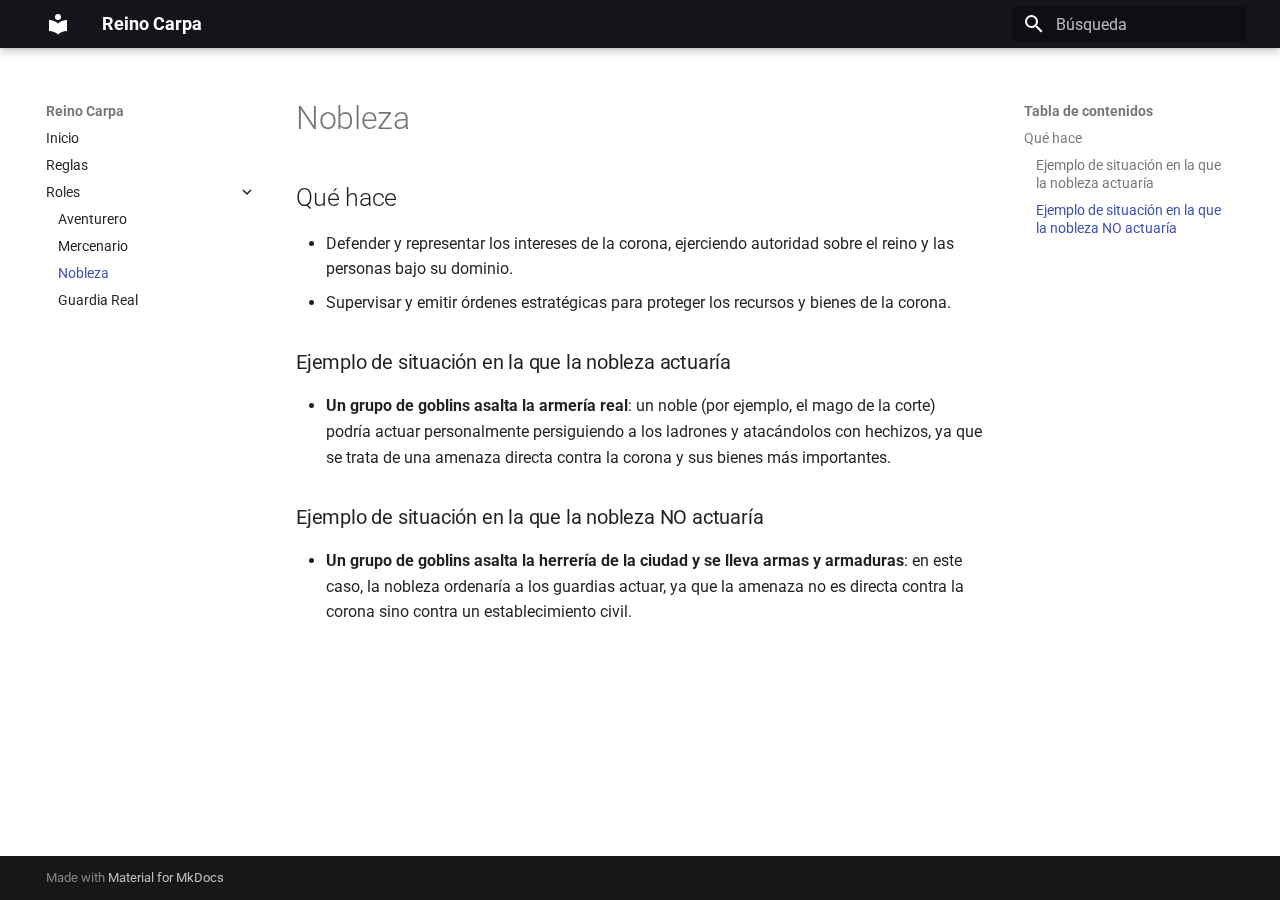
<file: roles/nobility/index.html>
<!doctype html>
<html lang="es" class="no-js">
  <head>
    
      <meta charset="utf-8">
      <meta name="viewport" content="width=device-width,initial-scale=1">
      
      
      
      
        <link rel="prev" href="../mercenary/">
      
      
        <link rel="next" href="../royal-guard/">
      
      
      <link rel="icon" href="../../assets/images/favicon.png">
      <meta name="generator" content="mkdocs-1.6.1, mkdocs-material-9.5.44">
    
    
      
        <title>Nobleza - Reino Carpa</title>
      
    
    
      <link rel="stylesheet" href="../../assets/stylesheets/main.0253249f.min.css">
      
        
        <link rel="stylesheet" href="../../assets/stylesheets/palette.06af60db.min.css">
      
      


    
    
      
    
    
      
        
        
        <link rel="preconnect" href="https://fonts.gstatic.com" crossorigin>
        <link rel="stylesheet" href="https://fonts.googleapis.com/css?family=Roboto:300,300i,400,400i,700,700i%7CRoboto+Mono:400,400i,700,700i&display=fallback">
        <style>:root{--md-text-font:"Roboto";--md-code-font:"Roboto Mono"}</style>
      
    
    
    <script>__md_scope=new URL("../..",location),__md_hash=e=>[...e].reduce(((e,_)=>(e<<5)-e+_.charCodeAt(0)),0),__md_get=(e,_=localStorage,t=__md_scope)=>JSON.parse(_.getItem(t.pathname+"."+e)),__md_set=(e,_,t=localStorage,a=__md_scope)=>{try{t.setItem(a.pathname+"."+e,JSON.stringify(_))}catch(e){}}</script>
    
      

    
    
    
  </head>
  
  
    
    
    
    
    
    <body dir="ltr" data-md-color-scheme="default" data-md-color-primary="black" data-md-color-accent="red">
  
    
    <input class="md-toggle" data-md-toggle="drawer" type="checkbox" id="__drawer" autocomplete="off">
    <input class="md-toggle" data-md-toggle="search" type="checkbox" id="__search" autocomplete="off">
    <label class="md-overlay" for="__drawer"></label>
    <div data-md-component="skip">
      
        
        <a href="#nobleza" class="md-skip">
          Saltar a contenido
        </a>
      
    </div>
    <div data-md-component="announce">
      
    </div>
    
    
      

  

<header class="md-header md-header--shadow" data-md-component="header">
  <nav class="md-header__inner md-grid" aria-label="Cabecera">
    <a href="../.." title="Reino Carpa" class="md-header__button md-logo" aria-label="Reino Carpa" data-md-component="logo">
      
  
  <svg xmlns="http://www.w3.org/2000/svg" viewBox="0 0 24 24"><path d="M12 8a3 3 0 0 0 3-3 3 3 0 0 0-3-3 3 3 0 0 0-3 3 3 3 0 0 0 3 3m0 3.54C9.64 9.35 6.5 8 3 8v11c3.5 0 6.64 1.35 9 3.54 2.36-2.19 5.5-3.54 9-3.54V8c-3.5 0-6.64 1.35-9 3.54"/></svg>

    </a>
    <label class="md-header__button md-icon" for="__drawer">
      
      <svg xmlns="http://www.w3.org/2000/svg" viewBox="0 0 24 24"><path d="M3 6h18v2H3zm0 5h18v2H3zm0 5h18v2H3z"/></svg>
    </label>
    <div class="md-header__title" data-md-component="header-title">
      <div class="md-header__ellipsis">
        <div class="md-header__topic">
          <span class="md-ellipsis">
            Reino Carpa
          </span>
        </div>
        <div class="md-header__topic" data-md-component="header-topic">
          <span class="md-ellipsis">
            
              Nobleza
            
          </span>
        </div>
      </div>
    </div>
    
      
    
    
    
    
      <label class="md-header__button md-icon" for="__search">
        
        <svg xmlns="http://www.w3.org/2000/svg" viewBox="0 0 24 24"><path d="M9.5 3A6.5 6.5 0 0 1 16 9.5c0 1.61-.59 3.09-1.56 4.23l.27.27h.79l5 5-1.5 1.5-5-5v-.79l-.27-.27A6.52 6.52 0 0 1 9.5 16 6.5 6.5 0 0 1 3 9.5 6.5 6.5 0 0 1 9.5 3m0 2C7 5 5 7 5 9.5S7 14 9.5 14 14 12 14 9.5 12 5 9.5 5"/></svg>
      </label>
      <div class="md-search" data-md-component="search" role="dialog">
  <label class="md-search__overlay" for="__search"></label>
  <div class="md-search__inner" role="search">
    <form class="md-search__form" name="search">
      <input type="text" class="md-search__input" name="query" aria-label="Búsqueda" placeholder="Búsqueda" autocapitalize="off" autocorrect="off" autocomplete="off" spellcheck="false" data-md-component="search-query" required>
      <label class="md-search__icon md-icon" for="__search">
        
        <svg xmlns="http://www.w3.org/2000/svg" viewBox="0 0 24 24"><path d="M9.5 3A6.5 6.5 0 0 1 16 9.5c0 1.61-.59 3.09-1.56 4.23l.27.27h.79l5 5-1.5 1.5-5-5v-.79l-.27-.27A6.52 6.52 0 0 1 9.5 16 6.5 6.5 0 0 1 3 9.5 6.5 6.5 0 0 1 9.5 3m0 2C7 5 5 7 5 9.5S7 14 9.5 14 14 12 14 9.5 12 5 9.5 5"/></svg>
        
        <svg xmlns="http://www.w3.org/2000/svg" viewBox="0 0 24 24"><path d="M20 11v2H8l5.5 5.5-1.42 1.42L4.16 12l7.92-7.92L13.5 5.5 8 11z"/></svg>
      </label>
      <nav class="md-search__options" aria-label="Buscar">
        
        <button type="reset" class="md-search__icon md-icon" title="Limpiar" aria-label="Limpiar" tabindex="-1">
          
          <svg xmlns="http://www.w3.org/2000/svg" viewBox="0 0 24 24"><path d="M19 6.41 17.59 5 12 10.59 6.41 5 5 6.41 10.59 12 5 17.59 6.41 19 12 13.41 17.59 19 19 17.59 13.41 12z"/></svg>
        </button>
      </nav>
      
    </form>
    <div class="md-search__output">
      <div class="md-search__scrollwrap" tabindex="0" data-md-scrollfix>
        <div class="md-search-result" data-md-component="search-result">
          <div class="md-search-result__meta">
            Inicializando búsqueda
          </div>
          <ol class="md-search-result__list" role="presentation"></ol>
        </div>
      </div>
    </div>
  </div>
</div>
    
    
  </nav>
  
</header>
    
    <div class="md-container" data-md-component="container">
      
      
        
          
        
      
      <main class="md-main" data-md-component="main">
        <div class="md-main__inner md-grid">
          
            
              
              <div class="md-sidebar md-sidebar--primary" data-md-component="sidebar" data-md-type="navigation" >
                <div class="md-sidebar__scrollwrap">
                  <div class="md-sidebar__inner">
                    



<nav class="md-nav md-nav--primary" aria-label="Navegación" data-md-level="0">
  <label class="md-nav__title" for="__drawer">
    <a href="../.." title="Reino Carpa" class="md-nav__button md-logo" aria-label="Reino Carpa" data-md-component="logo">
      
  
  <svg xmlns="http://www.w3.org/2000/svg" viewBox="0 0 24 24"><path d="M12 8a3 3 0 0 0 3-3 3 3 0 0 0-3-3 3 3 0 0 0-3 3 3 3 0 0 0 3 3m0 3.54C9.64 9.35 6.5 8 3 8v11c3.5 0 6.64 1.35 9 3.54 2.36-2.19 5.5-3.54 9-3.54V8c-3.5 0-6.64 1.35-9 3.54"/></svg>

    </a>
    Reino Carpa
  </label>
  
  <ul class="md-nav__list" data-md-scrollfix>
    
      
      
  
  
  
  
    <li class="md-nav__item">
      <a href="../.." class="md-nav__link">
        
  
  <span class="md-ellipsis">
    Inicio
  </span>
  

      </a>
    </li>
  

    
      
      
  
  
  
  
    <li class="md-nav__item">
      <a href="../../rules/" class="md-nav__link">
        
  
  <span class="md-ellipsis">
    Reglas
  </span>
  

      </a>
    </li>
  

    
      
      
  
  
    
  
  
  
    
    
    
    
    <li class="md-nav__item md-nav__item--active md-nav__item--nested">
      
        
        
        <input class="md-nav__toggle md-toggle " type="checkbox" id="__nav_3" checked>
        
          
          <label class="md-nav__link" for="__nav_3" id="__nav_3_label" tabindex="0">
            
  
  <span class="md-ellipsis">
    Roles
  </span>
  

            <span class="md-nav__icon md-icon"></span>
          </label>
        
        <nav class="md-nav" data-md-level="1" aria-labelledby="__nav_3_label" aria-expanded="true">
          <label class="md-nav__title" for="__nav_3">
            <span class="md-nav__icon md-icon"></span>
            Roles
          </label>
          <ul class="md-nav__list" data-md-scrollfix>
            
              
                
  
  
  
  
    <li class="md-nav__item">
      <a href="../adventurer/" class="md-nav__link">
        
  
  <span class="md-ellipsis">
    Aventurero
  </span>
  

      </a>
    </li>
  

              
            
              
                
  
  
  
  
    <li class="md-nav__item">
      <a href="../mercenary/" class="md-nav__link">
        
  
  <span class="md-ellipsis">
    Mercenario
  </span>
  

      </a>
    </li>
  

              
            
              
                
  
  
    
  
  
  
    <li class="md-nav__item md-nav__item--active">
      
      <input class="md-nav__toggle md-toggle" type="checkbox" id="__toc">
      
      
        
      
      
        <label class="md-nav__link md-nav__link--active" for="__toc">
          
  
  <span class="md-ellipsis">
    Nobleza
  </span>
  

          <span class="md-nav__icon md-icon"></span>
        </label>
      
      <a href="./" class="md-nav__link md-nav__link--active">
        
  
  <span class="md-ellipsis">
    Nobleza
  </span>
  

      </a>
      
        

<nav class="md-nav md-nav--secondary" aria-label="Tabla de contenidos">
  
  
  
    
  
  
    <label class="md-nav__title" for="__toc">
      <span class="md-nav__icon md-icon"></span>
      Tabla de contenidos
    </label>
    <ul class="md-nav__list" data-md-component="toc" data-md-scrollfix>
      
        <li class="md-nav__item">
  <a href="#que-hace" class="md-nav__link">
    <span class="md-ellipsis">
      Qué hace
    </span>
  </a>
  
    <nav class="md-nav" aria-label="Qué hace">
      <ul class="md-nav__list">
        
          <li class="md-nav__item">
  <a href="#ejemplo-de-situacion-en-la-que-la-nobleza-actuaria" class="md-nav__link">
    <span class="md-ellipsis">
      Ejemplo de situación en la que la nobleza actuaría
    </span>
  </a>
  
</li>
        
          <li class="md-nav__item">
  <a href="#ejemplo-de-situacion-en-la-que-la-nobleza-no-actuaria" class="md-nav__link">
    <span class="md-ellipsis">
      Ejemplo de situación en la que la nobleza NO actuaría
    </span>
  </a>
  
</li>
        
      </ul>
    </nav>
  
</li>
      
    </ul>
  
</nav>
      
    </li>
  

              
            
              
                
  
  
  
  
    <li class="md-nav__item">
      <a href="../royal-guard/" class="md-nav__link">
        
  
  <span class="md-ellipsis">
    Guardia Real
  </span>
  

      </a>
    </li>
  

              
            
          </ul>
        </nav>
      
    </li>
  

    
  </ul>
</nav>
                  </div>
                </div>
              </div>
            
            
              
              <div class="md-sidebar md-sidebar--secondary" data-md-component="sidebar" data-md-type="toc" >
                <div class="md-sidebar__scrollwrap">
                  <div class="md-sidebar__inner">
                    

<nav class="md-nav md-nav--secondary" aria-label="Tabla de contenidos">
  
  
  
    
  
  
    <label class="md-nav__title" for="__toc">
      <span class="md-nav__icon md-icon"></span>
      Tabla de contenidos
    </label>
    <ul class="md-nav__list" data-md-component="toc" data-md-scrollfix>
      
        <li class="md-nav__item">
  <a href="#que-hace" class="md-nav__link">
    <span class="md-ellipsis">
      Qué hace
    </span>
  </a>
  
    <nav class="md-nav" aria-label="Qué hace">
      <ul class="md-nav__list">
        
          <li class="md-nav__item">
  <a href="#ejemplo-de-situacion-en-la-que-la-nobleza-actuaria" class="md-nav__link">
    <span class="md-ellipsis">
      Ejemplo de situación en la que la nobleza actuaría
    </span>
  </a>
  
</li>
        
          <li class="md-nav__item">
  <a href="#ejemplo-de-situacion-en-la-que-la-nobleza-no-actuaria" class="md-nav__link">
    <span class="md-ellipsis">
      Ejemplo de situación en la que la nobleza NO actuaría
    </span>
  </a>
  
</li>
        
      </ul>
    </nav>
  
</li>
      
    </ul>
  
</nav>
                  </div>
                </div>
              </div>
            
          
          
            <div class="md-content" data-md-component="content">
              <article class="md-content__inner md-typeset">
                
                  


<h1 id="nobleza">Nobleza</h1>
<h2 id="que-hace">Qué hace</h2>
<ul>
<li>Defender y representar los intereses de la corona, ejerciendo autoridad sobre el reino y las personas bajo su dominio.</li>
<li>Supervisar y emitir órdenes estratégicas para proteger los recursos y bienes de la corona.</li>
</ul>
<h3 id="ejemplo-de-situacion-en-la-que-la-nobleza-actuaria">Ejemplo de situación en la que la nobleza actuaría</h3>
<ul>
<li><strong>Un grupo de goblins asalta la armería real</strong>: un noble (por ejemplo, el mago de la corte) podría actuar personalmente persiguiendo a los ladrones y atacándolos con hechizos, ya que se trata de una amenaza directa contra la corona y sus bienes más importantes.</li>
</ul>
<h3 id="ejemplo-de-situacion-en-la-que-la-nobleza-no-actuaria">Ejemplo de situación en la que la nobleza NO actuaría</h3>
<ul>
<li><strong>Un grupo de goblins asalta la herrería de la ciudad y se lleva armas y armaduras</strong>: en este caso, la nobleza ordenaría a los guardias actuar, ya que la amenaza no es directa contra la corona sino contra un establecimiento civil.</li>
</ul>












                
              </article>
            </div>
          
          
<script>var target=document.getElementById(location.hash.slice(1));target&&target.name&&(target.checked=target.name.startsWith("__tabbed_"))</script>
        </div>
        
      </main>
      
        <footer class="md-footer">
  
  <div class="md-footer-meta md-typeset">
    <div class="md-footer-meta__inner md-grid">
      <div class="md-copyright">
  
  
    Made with
    <a href="https://squidfunk.github.io/mkdocs-material/" target="_blank" rel="noopener">
      Material for MkDocs
    </a>
  
</div>
      
    </div>
  </div>
</footer>
      
    </div>
    <div class="md-dialog" data-md-component="dialog">
      <div class="md-dialog__inner md-typeset"></div>
    </div>
    
    
    <script id="__config" type="application/json">{"base": "../..", "features": [], "search": "../../assets/javascripts/workers/search.6ce7567c.min.js", "translations": {"clipboard.copied": "Copiado al portapapeles", "clipboard.copy": "Copiar al portapapeles", "search.result.more.one": "1 m\u00e1s en esta p\u00e1gina", "search.result.more.other": "# m\u00e1s en esta p\u00e1gina", "search.result.none": "No se encontraron documentos", "search.result.one": "1 documento encontrado", "search.result.other": "# documentos encontrados", "search.result.placeholder": "Teclee para comenzar b\u00fasqueda", "search.result.term.missing": "Falta", "select.version": "Seleccionar versi\u00f3n"}}</script>
    
    
      <script src="../../assets/javascripts/bundle.83f73b43.min.js"></script>
      
    
  </body>
</html>
</file>
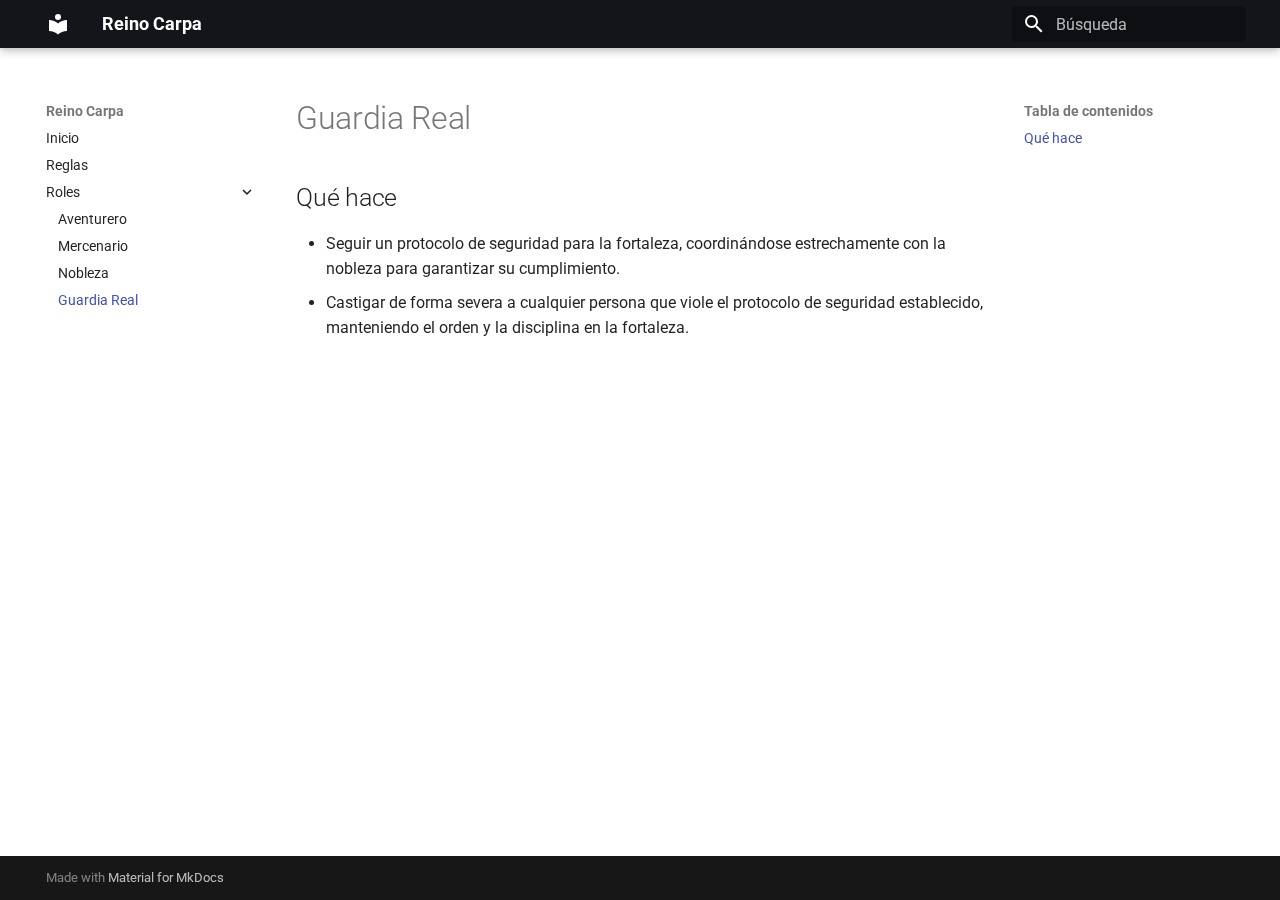
<file: roles/royal-guard/index.html>
<!doctype html>
<html lang="es" class="no-js">
  <head>
    
      <meta charset="utf-8">
      <meta name="viewport" content="width=device-width,initial-scale=1">
      
      
      
      
        <link rel="prev" href="../nobility/">
      
      
      
      <link rel="icon" href="../../assets/images/favicon.png">
      <meta name="generator" content="mkdocs-1.6.1, mkdocs-material-9.5.44">
    
    
      
        <title>Guardia Real - Reino Carpa</title>
      
    
    
      <link rel="stylesheet" href="../../assets/stylesheets/main.0253249f.min.css">
      
        
        <link rel="stylesheet" href="../../assets/stylesheets/palette.06af60db.min.css">
      
      


    
    
      
    
    
      
        
        
        <link rel="preconnect" href="https://fonts.gstatic.com" crossorigin>
        <link rel="stylesheet" href="https://fonts.googleapis.com/css?family=Roboto:300,300i,400,400i,700,700i%7CRoboto+Mono:400,400i,700,700i&display=fallback">
        <style>:root{--md-text-font:"Roboto";--md-code-font:"Roboto Mono"}</style>
      
    
    
    <script>__md_scope=new URL("../..",location),__md_hash=e=>[...e].reduce(((e,_)=>(e<<5)-e+_.charCodeAt(0)),0),__md_get=(e,_=localStorage,t=__md_scope)=>JSON.parse(_.getItem(t.pathname+"."+e)),__md_set=(e,_,t=localStorage,a=__md_scope)=>{try{t.setItem(a.pathname+"."+e,JSON.stringify(_))}catch(e){}}</script>
    
      

    
    
    
  </head>
  
  
    
    
    
    
    
    <body dir="ltr" data-md-color-scheme="default" data-md-color-primary="black" data-md-color-accent="red">
  
    
    <input class="md-toggle" data-md-toggle="drawer" type="checkbox" id="__drawer" autocomplete="off">
    <input class="md-toggle" data-md-toggle="search" type="checkbox" id="__search" autocomplete="off">
    <label class="md-overlay" for="__drawer"></label>
    <div data-md-component="skip">
      
        
        <a href="#guardia-real" class="md-skip">
          Saltar a contenido
        </a>
      
    </div>
    <div data-md-component="announce">
      
    </div>
    
    
      

  

<header class="md-header md-header--shadow" data-md-component="header">
  <nav class="md-header__inner md-grid" aria-label="Cabecera">
    <a href="../.." title="Reino Carpa" class="md-header__button md-logo" aria-label="Reino Carpa" data-md-component="logo">
      
  
  <svg xmlns="http://www.w3.org/2000/svg" viewBox="0 0 24 24"><path d="M12 8a3 3 0 0 0 3-3 3 3 0 0 0-3-3 3 3 0 0 0-3 3 3 3 0 0 0 3 3m0 3.54C9.64 9.35 6.5 8 3 8v11c3.5 0 6.64 1.35 9 3.54 2.36-2.19 5.5-3.54 9-3.54V8c-3.5 0-6.64 1.35-9 3.54"/></svg>

    </a>
    <label class="md-header__button md-icon" for="__drawer">
      
      <svg xmlns="http://www.w3.org/2000/svg" viewBox="0 0 24 24"><path d="M3 6h18v2H3zm0 5h18v2H3zm0 5h18v2H3z"/></svg>
    </label>
    <div class="md-header__title" data-md-component="header-title">
      <div class="md-header__ellipsis">
        <div class="md-header__topic">
          <span class="md-ellipsis">
            Reino Carpa
          </span>
        </div>
        <div class="md-header__topic" data-md-component="header-topic">
          <span class="md-ellipsis">
            
              Guardia Real
            
          </span>
        </div>
      </div>
    </div>
    
      
    
    
    
    
      <label class="md-header__button md-icon" for="__search">
        
        <svg xmlns="http://www.w3.org/2000/svg" viewBox="0 0 24 24"><path d="M9.5 3A6.5 6.5 0 0 1 16 9.5c0 1.61-.59 3.09-1.56 4.23l.27.27h.79l5 5-1.5 1.5-5-5v-.79l-.27-.27A6.52 6.52 0 0 1 9.5 16 6.5 6.5 0 0 1 3 9.5 6.5 6.5 0 0 1 9.5 3m0 2C7 5 5 7 5 9.5S7 14 9.5 14 14 12 14 9.5 12 5 9.5 5"/></svg>
      </label>
      <div class="md-search" data-md-component="search" role="dialog">
  <label class="md-search__overlay" for="__search"></label>
  <div class="md-search__inner" role="search">
    <form class="md-search__form" name="search">
      <input type="text" class="md-search__input" name="query" aria-label="Búsqueda" placeholder="Búsqueda" autocapitalize="off" autocorrect="off" autocomplete="off" spellcheck="false" data-md-component="search-query" required>
      <label class="md-search__icon md-icon" for="__search">
        
        <svg xmlns="http://www.w3.org/2000/svg" viewBox="0 0 24 24"><path d="M9.5 3A6.5 6.5 0 0 1 16 9.5c0 1.61-.59 3.09-1.56 4.23l.27.27h.79l5 5-1.5 1.5-5-5v-.79l-.27-.27A6.52 6.52 0 0 1 9.5 16 6.5 6.5 0 0 1 3 9.5 6.5 6.5 0 0 1 9.5 3m0 2C7 5 5 7 5 9.5S7 14 9.5 14 14 12 14 9.5 12 5 9.5 5"/></svg>
        
        <svg xmlns="http://www.w3.org/2000/svg" viewBox="0 0 24 24"><path d="M20 11v2H8l5.5 5.5-1.42 1.42L4.16 12l7.92-7.92L13.5 5.5 8 11z"/></svg>
      </label>
      <nav class="md-search__options" aria-label="Buscar">
        
        <button type="reset" class="md-search__icon md-icon" title="Limpiar" aria-label="Limpiar" tabindex="-1">
          
          <svg xmlns="http://www.w3.org/2000/svg" viewBox="0 0 24 24"><path d="M19 6.41 17.59 5 12 10.59 6.41 5 5 6.41 10.59 12 5 17.59 6.41 19 12 13.41 17.59 19 19 17.59 13.41 12z"/></svg>
        </button>
      </nav>
      
    </form>
    <div class="md-search__output">
      <div class="md-search__scrollwrap" tabindex="0" data-md-scrollfix>
        <div class="md-search-result" data-md-component="search-result">
          <div class="md-search-result__meta">
            Inicializando búsqueda
          </div>
          <ol class="md-search-result__list" role="presentation"></ol>
        </div>
      </div>
    </div>
  </div>
</div>
    
    
  </nav>
  
</header>
    
    <div class="md-container" data-md-component="container">
      
      
        
          
        
      
      <main class="md-main" data-md-component="main">
        <div class="md-main__inner md-grid">
          
            
              
              <div class="md-sidebar md-sidebar--primary" data-md-component="sidebar" data-md-type="navigation" >
                <div class="md-sidebar__scrollwrap">
                  <div class="md-sidebar__inner">
                    



<nav class="md-nav md-nav--primary" aria-label="Navegación" data-md-level="0">
  <label class="md-nav__title" for="__drawer">
    <a href="../.." title="Reino Carpa" class="md-nav__button md-logo" aria-label="Reino Carpa" data-md-component="logo">
      
  
  <svg xmlns="http://www.w3.org/2000/svg" viewBox="0 0 24 24"><path d="M12 8a3 3 0 0 0 3-3 3 3 0 0 0-3-3 3 3 0 0 0-3 3 3 3 0 0 0 3 3m0 3.54C9.64 9.35 6.5 8 3 8v11c3.5 0 6.64 1.35 9 3.54 2.36-2.19 5.5-3.54 9-3.54V8c-3.5 0-6.64 1.35-9 3.54"/></svg>

    </a>
    Reino Carpa
  </label>
  
  <ul class="md-nav__list" data-md-scrollfix>
    
      
      
  
  
  
  
    <li class="md-nav__item">
      <a href="../.." class="md-nav__link">
        
  
  <span class="md-ellipsis">
    Inicio
  </span>
  

      </a>
    </li>
  

    
      
      
  
  
  
  
    <li class="md-nav__item">
      <a href="../../rules/" class="md-nav__link">
        
  
  <span class="md-ellipsis">
    Reglas
  </span>
  

      </a>
    </li>
  

    
      
      
  
  
    
  
  
  
    
    
    
    
    <li class="md-nav__item md-nav__item--active md-nav__item--nested">
      
        
        
        <input class="md-nav__toggle md-toggle " type="checkbox" id="__nav_3" checked>
        
          
          <label class="md-nav__link" for="__nav_3" id="__nav_3_label" tabindex="0">
            
  
  <span class="md-ellipsis">
    Roles
  </span>
  

            <span class="md-nav__icon md-icon"></span>
          </label>
        
        <nav class="md-nav" data-md-level="1" aria-labelledby="__nav_3_label" aria-expanded="true">
          <label class="md-nav__title" for="__nav_3">
            <span class="md-nav__icon md-icon"></span>
            Roles
          </label>
          <ul class="md-nav__list" data-md-scrollfix>
            
              
                
  
  
  
  
    <li class="md-nav__item">
      <a href="../adventurer/" class="md-nav__link">
        
  
  <span class="md-ellipsis">
    Aventurero
  </span>
  

      </a>
    </li>
  

              
            
              
                
  
  
  
  
    <li class="md-nav__item">
      <a href="../mercenary/" class="md-nav__link">
        
  
  <span class="md-ellipsis">
    Mercenario
  </span>
  

      </a>
    </li>
  

              
            
              
                
  
  
  
  
    <li class="md-nav__item">
      <a href="../nobility/" class="md-nav__link">
        
  
  <span class="md-ellipsis">
    Nobleza
  </span>
  

      </a>
    </li>
  

              
            
              
                
  
  
    
  
  
  
    <li class="md-nav__item md-nav__item--active">
      
      <input class="md-nav__toggle md-toggle" type="checkbox" id="__toc">
      
      
        
      
      
        <label class="md-nav__link md-nav__link--active" for="__toc">
          
  
  <span class="md-ellipsis">
    Guardia Real
  </span>
  

          <span class="md-nav__icon md-icon"></span>
        </label>
      
      <a href="./" class="md-nav__link md-nav__link--active">
        
  
  <span class="md-ellipsis">
    Guardia Real
  </span>
  

      </a>
      
        

<nav class="md-nav md-nav--secondary" aria-label="Tabla de contenidos">
  
  
  
    
  
  
    <label class="md-nav__title" for="__toc">
      <span class="md-nav__icon md-icon"></span>
      Tabla de contenidos
    </label>
    <ul class="md-nav__list" data-md-component="toc" data-md-scrollfix>
      
        <li class="md-nav__item">
  <a href="#que-hace" class="md-nav__link">
    <span class="md-ellipsis">
      Qué hace
    </span>
  </a>
  
</li>
      
    </ul>
  
</nav>
      
    </li>
  

              
            
          </ul>
        </nav>
      
    </li>
  

    
  </ul>
</nav>
                  </div>
                </div>
              </div>
            
            
              
              <div class="md-sidebar md-sidebar--secondary" data-md-component="sidebar" data-md-type="toc" >
                <div class="md-sidebar__scrollwrap">
                  <div class="md-sidebar__inner">
                    

<nav class="md-nav md-nav--secondary" aria-label="Tabla de contenidos">
  
  
  
    
  
  
    <label class="md-nav__title" for="__toc">
      <span class="md-nav__icon md-icon"></span>
      Tabla de contenidos
    </label>
    <ul class="md-nav__list" data-md-component="toc" data-md-scrollfix>
      
        <li class="md-nav__item">
  <a href="#que-hace" class="md-nav__link">
    <span class="md-ellipsis">
      Qué hace
    </span>
  </a>
  
</li>
      
    </ul>
  
</nav>
                  </div>
                </div>
              </div>
            
          
          
            <div class="md-content" data-md-component="content">
              <article class="md-content__inner md-typeset">
                
                  


<h1 id="guardia-real">Guardia Real</h1>
<h2 id="que-hace">Qué hace</h2>
<ul>
<li>Seguir un protocolo de seguridad para la fortaleza, coordinándose estrechamente con la nobleza para garantizar su cumplimiento.</li>
<li>Castigar de forma severa a cualquier persona que viole el protocolo de seguridad establecido, manteniendo el orden y la disciplina en la fortaleza.</li>
</ul>












                
              </article>
            </div>
          
          
<script>var target=document.getElementById(location.hash.slice(1));target&&target.name&&(target.checked=target.name.startsWith("__tabbed_"))</script>
        </div>
        
      </main>
      
        <footer class="md-footer">
  
  <div class="md-footer-meta md-typeset">
    <div class="md-footer-meta__inner md-grid">
      <div class="md-copyright">
  
  
    Made with
    <a href="https://squidfunk.github.io/mkdocs-material/" target="_blank" rel="noopener">
      Material for MkDocs
    </a>
  
</div>
      
    </div>
  </div>
</footer>
      
    </div>
    <div class="md-dialog" data-md-component="dialog">
      <div class="md-dialog__inner md-typeset"></div>
    </div>
    
    
    <script id="__config" type="application/json">{"base": "../..", "features": [], "search": "../../assets/javascripts/workers/search.6ce7567c.min.js", "translations": {"clipboard.copied": "Copiado al portapapeles", "clipboard.copy": "Copiar al portapapeles", "search.result.more.one": "1 m\u00e1s en esta p\u00e1gina", "search.result.more.other": "# m\u00e1s en esta p\u00e1gina", "search.result.none": "No se encontraron documentos", "search.result.one": "1 documento encontrado", "search.result.other": "# documentos encontrados", "search.result.placeholder": "Teclee para comenzar b\u00fasqueda", "search.result.term.missing": "Falta", "select.version": "Seleccionar versi\u00f3n"}}</script>
    
    
      <script src="../../assets/javascripts/bundle.83f73b43.min.js"></script>
      
    
  </body>
</html>
</file>
<file: assets/stylesheets/main.0253249f.min.css>
@charset "UTF-8";html{-webkit-text-size-adjust:none;-moz-text-size-adjust:none;text-size-adjust:none;box-sizing:border-box}*,:after,:before{box-sizing:inherit}@media (prefers-reduced-motion){*,:after,:before{transition:none!important}}body{margin:0}a,button,input,label{-webkit-tap-highlight-color:transparent}a{color:inherit;text-decoration:none}hr{border:0;box-sizing:initial;display:block;height:.05rem;overflow:visible;padding:0}small{font-size:80%}sub,sup{line-height:1em}img{border-style:none}table{border-collapse:initial;border-spacing:0}td,th{font-weight:400;vertical-align:top}button{background:#0000;border:0;font-family:inherit;font-size:inherit;margin:0;padding:0}input{border:0;outline:none}:root{--md-primary-fg-color:#4051b5;--md-primary-fg-color--light:#5d6cc0;--md-primary-fg-color--dark:#303fa1;--md-primary-bg-color:#fff;--md-primary-bg-color--light:#ffffffb3;--md-accent-fg-color:#526cfe;--md-accent-fg-color--transparent:#526cfe1a;--md-accent-bg-color:#fff;--md-accent-bg-color--light:#ffffffb3}[data-md-color-scheme=default]{color-scheme:light}[data-md-color-scheme=default] img[src$="#gh-dark-mode-only"],[data-md-color-scheme=default] img[src$="#only-dark"]{display:none}:root,[data-md-color-scheme=default]{--md-hue:225deg;--md-default-fg-color:#000000de;--md-default-fg-color--light:#0000008a;--md-default-fg-color--lighter:#00000052;--md-default-fg-color--lightest:#00000012;--md-default-bg-color:#fff;--md-default-bg-color--light:#ffffffb3;--md-default-bg-color--lighter:#ffffff4d;--md-default-bg-color--lightest:#ffffff1f;--md-code-fg-color:#36464e;--md-code-bg-color:#f5f5f5;--md-code-hl-color:#4287ff;--md-code-hl-color--light:#4287ff1a;--md-code-hl-number-color:#d52a2a;--md-code-hl-special-color:#db1457;--md-code-hl-function-color:#a846b9;--md-code-hl-constant-color:#6e59d9;--md-code-hl-keyword-color:#3f6ec6;--md-code-hl-string-color:#1c7d4d;--md-code-hl-name-color:var(--md-code-fg-color);--md-code-hl-operator-color:var(--md-default-fg-color--light);--md-code-hl-punctuation-color:var(--md-default-fg-color--light);--md-code-hl-comment-color:var(--md-default-fg-color--light);--md-code-hl-generic-color:var(--md-default-fg-color--light);--md-code-hl-variable-color:var(--md-default-fg-color--light);--md-typeset-color:var(--md-default-fg-color);--md-typeset-a-color:var(--md-primary-fg-color);--md-typeset-del-color:#f5503d26;--md-typeset-ins-color:#0bd57026;--md-typeset-kbd-color:#fafafa;--md-typeset-kbd-accent-color:#fff;--md-typeset-kbd-border-color:#b8b8b8;--md-typeset-mark-color:#ffff0080;--md-typeset-table-color:#0000001f;--md-typeset-table-color--light:rgba(0,0,0,.035);--md-admonition-fg-color:var(--md-default-fg-color);--md-admonition-bg-color:var(--md-default-bg-color);--md-warning-fg-color:#000000de;--md-warning-bg-color:#ff9;--md-footer-fg-color:#fff;--md-footer-fg-color--light:#ffffffb3;--md-footer-fg-color--lighter:#ffffff73;--md-footer-bg-color:#000000de;--md-footer-bg-color--dark:#00000052;--md-shadow-z1:0 0.2rem 0.5rem #0000000d,0 0 0.05rem #0000001a;--md-shadow-z2:0 0.2rem 0.5rem #0000001a,0 0 0.05rem #00000040;--md-shadow-z3:0 0.2rem 0.5rem #0003,0 0 0.05rem #00000059}.md-icon svg{fill:currentcolor;display:block;height:1.2rem;width:1.2rem}body{-webkit-font-smoothing:antialiased;-moz-osx-font-smoothing:grayscale;--md-text-font-family:var(--md-text-font,_),-apple-system,BlinkMacSystemFont,Helvetica,Arial,sans-serif;--md-code-font-family:var(--md-code-font,_),SFMono-Regular,Consolas,Menlo,monospace}aside,body,input{font-feature-settings:"kern","liga";color:var(--md-typeset-color);font-family:var(--md-text-font-family)}code,kbd,pre{font-feature-settings:"kern";font-family:var(--md-code-font-family)}:root{--md-typeset-table-sort-icon:url('data:image/svg+xml;charset=utf-8,<svg xmlns="http://www.w3.org/2000/svg" viewBox="0 0 24 24"><path d="m18 21-4-4h3V7h-3l4-4 4 4h-3v10h3M2 19v-2h10v2M2 13v-2h7v2M2 7V5h4v2z"/></svg>');--md-typeset-table-sort-icon--asc:url('data:image/svg+xml;charset=utf-8,<svg xmlns="http://www.w3.org/2000/svg" viewBox="0 0 24 24"><path d="M19 17h3l-4 4-4-4h3V3h2M2 17h10v2H2M6 5v2H2V5m0 6h7v2H2z"/></svg>');--md-typeset-table-sort-icon--desc:url('data:image/svg+xml;charset=utf-8,<svg xmlns="http://www.w3.org/2000/svg" viewBox="0 0 24 24"><path d="M19 7h3l-4-4-4 4h3v14h2M2 17h10v2H2M6 5v2H2V5m0 6h7v2H2z"/></svg>')}.md-typeset{-webkit-print-color-adjust:exact;color-adjust:exact;font-size:.8rem;line-height:1.6}@media print{.md-typeset{font-size:.68rem}}.md-typeset blockquote,.md-typeset dl,.md-typeset figure,.md-typeset ol,.md-typeset pre,.md-typeset ul{margin-bottom:1em;margin-top:1em}.md-typeset h1{color:var(--md-default-fg-color--light);font-size:2em;line-height:1.3;margin:0 0 1.25em}.md-typeset h1,.md-typeset h2{font-weight:300;letter-spacing:-.01em}.md-typeset h2{font-size:1.5625em;line-height:1.4;margin:1.6em 0 .64em}.md-typeset h3{font-size:1.25em;font-weight:400;letter-spacing:-.01em;line-height:1.5;margin:1.6em 0 .8em}.md-typeset h2+h3{margin-top:.8em}.md-typeset h4{font-weight:700;letter-spacing:-.01em;margin:1em 0}.md-typeset h5,.md-typeset h6{color:var(--md-default-fg-color--light);font-size:.8em;font-weight:700;letter-spacing:-.01em;margin:1.25em 0}.md-typeset h5{text-transform:uppercase}.md-typeset hr{border-bottom:.05rem solid var(--md-default-fg-color--lightest);display:flow-root;margin:1.5em 0}.md-typeset a{color:var(--md-typeset-a-color);word-break:break-word}.md-typeset a,.md-typeset a:before{transition:color 125ms}.md-typeset a:focus,.md-typeset a:hover{color:var(--md-accent-fg-color)}.md-typeset a:focus code,.md-typeset a:hover code{background-color:var(--md-accent-fg-color--transparent)}.md-typeset a code{color:currentcolor;transition:background-color 125ms}.md-typeset a.focus-visible{outline-color:var(--md-accent-fg-color);outline-offset:.2rem}.md-typeset code,.md-typeset kbd,.md-typeset pre{color:var(--md-code-fg-color);direction:ltr;font-variant-ligatures:none}@media print{.md-typeset code,.md-typeset kbd,.md-typeset pre{white-space:pre-wrap}}.md-typeset code{background-color:var(--md-code-bg-color);border-radius:.1rem;-webkit-box-decoration-break:clone;box-decoration-break:clone;font-size:.85em;padding:0 .2941176471em;word-break:break-word}.md-typeset code:not(.focus-visible){-webkit-tap-highlight-color:transparent;outline:none}.md-typeset pre{display:flow-root;line-height:1.4;position:relative}.md-typeset pre>code{-webkit-box-decoration-break:slice;box-decoration-break:slice;box-shadow:none;display:block;margin:0;outline-color:var(--md-accent-fg-color);overflow:auto;padding:.7720588235em 1.1764705882em;scrollbar-color:var(--md-default-fg-color--lighter) #0000;scrollbar-width:thin;touch-action:auto;word-break:normal}.md-typeset pre>code:hover{scrollbar-color:var(--md-accent-fg-color) #0000}.md-typeset pre>code::-webkit-scrollbar{height:.2rem;width:.2rem}.md-typeset pre>code::-webkit-scrollbar-thumb{background-color:var(--md-default-fg-color--lighter)}.md-typeset pre>code::-webkit-scrollbar-thumb:hover{background-color:var(--md-accent-fg-color)}.md-typeset kbd{background-color:var(--md-typeset-kbd-color);border-radius:.1rem;box-shadow:0 .1rem 0 .05rem var(--md-typeset-kbd-border-color),0 .1rem 0 var(--md-typeset-kbd-border-color),0 -.1rem .2rem var(--md-typeset-kbd-accent-color) inset;color:var(--md-default-fg-color);display:inline-block;font-size:.75em;padding:0 .6666666667em;vertical-align:text-top;word-break:break-word}.md-typeset mark{background-color:var(--md-typeset-mark-color);-webkit-box-decoration-break:clone;box-decoration-break:clone;color:inherit;word-break:break-word}.md-typeset abbr{border-bottom:.05rem dotted var(--md-default-fg-color--light);cursor:help;text-decoration:none}.md-typeset small{opacity:.75}[dir=ltr] .md-typeset sub,[dir=ltr] .md-typeset sup{margin-left:.078125em}[dir=rtl] .md-typeset sub,[dir=rtl] .md-typeset sup{margin-right:.078125em}[dir=ltr] .md-typeset blockquote{padding-left:.6rem}[dir=rtl] .md-typeset blockquote{padding-right:.6rem}[dir=ltr] .md-typeset blockquote{border-left:.2rem solid var(--md-default-fg-color--lighter)}[dir=rtl] .md-typeset blockquote{border-right:.2rem solid var(--md-default-fg-color--lighter)}.md-typeset blockquote{color:var(--md-default-fg-color--light);margin-left:0;margin-right:0}.md-typeset ul{list-style-type:disc}.md-typeset ul[type]{list-style-type:revert-layer}[dir=ltr] .md-typeset ol,[dir=ltr] .md-typeset ul{margin-left:.625em}[dir=rtl] .md-typeset ol,[dir=rtl] .md-typeset ul{margin-right:.625em}.md-typeset ol,.md-typeset ul{padding:0}.md-typeset ol:not([hidden]),.md-typeset ul:not([hidden]){display:flow-root}.md-typeset ol ol,.md-typeset ul ol{list-style-type:lower-alpha}.md-typeset ol ol ol,.md-typeset ul ol ol{list-style-type:lower-roman}.md-typeset ol ol ol ol,.md-typeset ul ol ol ol{list-style-type:upper-alpha}.md-typeset ol ol ol ol ol,.md-typeset ul ol ol ol ol{list-style-type:upper-roman}.md-typeset ol[type],.md-typeset ul[type]{list-style-type:revert-layer}[dir=ltr] .md-typeset ol li,[dir=ltr] .md-typeset ul li{margin-left:1.25em}[dir=rtl] .md-typeset ol li,[dir=rtl] .md-typeset ul li{margin-right:1.25em}.md-typeset ol li,.md-typeset ul li{margin-bottom:.5em}.md-typeset ol li blockquote,.md-typeset ol li p,.md-typeset ul li blockquote,.md-typeset ul li p{margin:.5em 0}.md-typeset ol li:last-child,.md-typeset ul li:last-child{margin-bottom:0}[dir=ltr] .md-typeset ol li ol,[dir=ltr] .md-typeset ol li ul,[dir=ltr] .md-typeset ul li ol,[dir=ltr] .md-typeset ul li ul{margin-left:.625em}[dir=rtl] .md-typeset ol li ol,[dir=rtl] .md-typeset ol li ul,[dir=rtl] .md-typeset ul li ol,[dir=rtl] .md-typeset ul li ul{margin-right:.625em}.md-typeset ol li ol,.md-typeset ol li ul,.md-typeset ul li ol,.md-typeset ul li ul{margin-bottom:.5em;margin-top:.5em}[dir=ltr] .md-typeset dd{margin-left:1.875em}[dir=rtl] .md-typeset dd{margin-right:1.875em}.md-typeset dd{margin-bottom:1.5em;margin-top:1em}.md-typeset img,.md-typeset svg,.md-typeset video{height:auto;max-width:100%}.md-typeset img[align=left]{margin:1em 1em 1em 0}.md-typeset img[align=right]{margin:1em 0 1em 1em}.md-typeset img[align]:only-child{margin-top:0}.md-typeset figure{display:flow-root;margin:1em auto;max-width:100%;text-align:center;width:-moz-fit-content;width:fit-content}.md-typeset figure img{display:block;margin:0 auto}.md-typeset figcaption{font-style:italic;margin:1em auto;max-width:24rem}.md-typeset iframe{max-width:100%}.md-typeset table:not([class]){background-color:var(--md-default-bg-color);border:.05rem solid var(--md-typeset-table-color);border-radius:.1rem;display:inline-block;font-size:.64rem;max-width:100%;overflow:auto;touch-action:auto}@media print{.md-typeset table:not([class]){display:table}}.md-typeset table:not([class])+*{margin-top:1.5em}.md-typeset table:not([class]) td>:first-child,.md-typeset table:not([class]) th>:first-child{margin-top:0}.md-typeset table:not([class]) td>:last-child,.md-typeset table:not([class]) th>:last-child{margin-bottom:0}.md-typeset table:not([class]) td:not([align]),.md-typeset table:not([class]) th:not([align]){text-align:left}[dir=rtl] .md-typeset table:not([class]) td:not([align]),[dir=rtl] .md-typeset table:not([class]) th:not([align]){text-align:right}.md-typeset table:not([class]) th{font-weight:700;min-width:5rem;padding:.9375em 1.25em;vertical-align:top}.md-typeset table:not([class]) td{border-top:.05rem solid var(--md-typeset-table-color);padding:.9375em 1.25em;vertical-align:top}.md-typeset table:not([class]) tbody tr{transition:background-color 125ms}.md-typeset table:not([class]) tbody tr:hover{background-color:var(--md-typeset-table-color--light);box-shadow:0 .05rem 0 var(--md-default-bg-color) inset}.md-typeset table:not([class]) a{word-break:normal}.md-typeset table th[role=columnheader]{cursor:pointer}[dir=ltr] .md-typeset table th[role=columnheader]:after{margin-left:.5em}[dir=rtl] .md-typeset table th[role=columnheader]:after{margin-right:.5em}.md-typeset table th[role=columnheader]:after{content:"";display:inline-block;height:1.2em;-webkit-mask-image:var(--md-typeset-table-sort-icon);mask-image:var(--md-typeset-table-sort-icon);-webkit-mask-repeat:no-repeat;mask-repeat:no-repeat;-webkit-mask-size:contain;mask-size:contain;transition:background-color 125ms;vertical-align:text-bottom;width:1.2em}.md-typeset table th[role=columnheader]:hover:after{background-color:var(--md-default-fg-color--lighter)}.md-typeset table th[role=columnheader][aria-sort=ascending]:after{background-color:var(--md-default-fg-color--light);-webkit-mask-image:var(--md-typeset-table-sort-icon--asc);mask-image:var(--md-typeset-table-sort-icon--asc)}.md-typeset table th[role=columnheader][aria-sort=descending]:after{background-color:var(--md-default-fg-color--light);-webkit-mask-image:var(--md-typeset-table-sort-icon--desc);mask-image:var(--md-typeset-table-sort-icon--desc)}.md-typeset__scrollwrap{margin:1em -.8rem;overflow-x:auto;touch-action:auto}.md-typeset__table{display:inline-block;margin-bottom:.5em;padding:0 .8rem}@media print{.md-typeset__table{display:block}}html .md-typeset__table table{display:table;margin:0;overflow:hidden;width:100%}@media screen and (max-width:44.984375em){.md-content__inner>pre{margin:1em -.8rem}.md-content__inner>pre code{border-radius:0}}.md-typeset .md-author{border-radius:100%;display:block;flex-shrink:0;height:1.6rem;overflow:hidden;position:relative;transition:color 125ms,transform 125ms;width:1.6rem}.md-typeset .md-author img{display:block}.md-typeset .md-author--more{background:var(--md-default-fg-color--lightest);color:var(--md-default-fg-color--lighter);font-size:.6rem;font-weight:700;line-height:1.6rem;text-align:center}.md-typeset .md-author--long{height:2.4rem;width:2.4rem}.md-typeset a.md-author{transform:scale(1)}.md-typeset a.md-author img{border-radius:100%;filter:grayscale(100%) opacity(75%);transition:filter 125ms}.md-typeset a.md-author:focus,.md-typeset a.md-author:hover{transform:scale(1.1);z-index:1}.md-typeset a.md-author:focus img,.md-typeset a.md-author:hover img{filter:grayscale(0)}.md-banner{background-color:var(--md-footer-bg-color);color:var(--md-footer-fg-color);overflow:auto}@media print{.md-banner{display:none}}.md-banner--warning{background-color:var(--md-warning-bg-color);color:var(--md-warning-fg-color)}.md-banner__inner{font-size:.7rem;margin:.6rem auto;padding:0 .8rem}[dir=ltr] .md-banner__button{float:right}[dir=rtl] .md-banner__button{float:left}.md-banner__button{color:inherit;cursor:pointer;transition:opacity .25s}.no-js .md-banner__button{display:none}.md-banner__button:hover{opacity:.7}html{font-size:125%;height:100%;overflow-x:hidden}@media screen and (min-width:100em){html{font-size:137.5%}}@media screen and (min-width:125em){html{font-size:150%}}body{background-color:var(--md-default-bg-color);display:flex;flex-direction:column;font-size:.5rem;min-height:100%;position:relative;width:100%}@media print{body{display:block}}@media screen and (max-width:59.984375em){body[data-md-scrolllock]{position:fixed}}.md-grid{margin-left:auto;margin-right:auto;max-width:61rem}.md-container{display:flex;flex-direction:column;flex-grow:1}@media print{.md-container{display:block}}.md-main{flex-grow:1}.md-main__inner{display:flex;height:100%;margin-top:1.5rem}.md-ellipsis{overflow:hidden;text-overflow:ellipsis}.md-toggle{display:none}.md-option{height:0;opacity:0;position:absolute;width:0}.md-option:checked+label:not([hidden]){display:block}.md-option.focus-visible+label{outline-color:var(--md-accent-fg-color);outline-style:auto}.md-skip{background-color:var(--md-default-fg-color);border-radius:.1rem;color:var(--md-default-bg-color);font-size:.64rem;margin:.5rem;opacity:0;outline-color:var(--md-accent-fg-color);padding:.3rem .5rem;position:fixed;transform:translateY(.4rem);z-index:-1}.md-skip:focus{opacity:1;transform:translateY(0);transition:transform .25s cubic-bezier(.4,0,.2,1),opacity 175ms 75ms;z-index:10}@page{margin:25mm}:root{--md-clipboard-icon:url('data:image/svg+xml;charset=utf-8,<svg xmlns="http://www.w3.org/2000/svg" viewBox="0 0 24 24"><path d="M19 21H8V7h11m0-2H8a2 2 0 0 0-2 2v14a2 2 0 0 0 2 2h11a2 2 0 0 0 2-2V7a2 2 0 0 0-2-2m-3-4H4a2 2 0 0 0-2 2v14h2V3h12z"/></svg>')}.md-clipboard{border-radius:.1rem;color:var(--md-default-fg-color--lightest);cursor:pointer;height:1.5em;outline-color:var(--md-accent-fg-color);outline-offset:.1rem;position:absolute;right:.5em;top:.5em;transition:color .25s;width:1.5em;z-index:1}@media print{.md-clipboard{display:none}}.md-clipboard:not(.focus-visible){-webkit-tap-highlight-color:transparent;outline:none}:hover>.md-clipboard{color:var(--md-default-fg-color--light)}.md-clipboard:focus,.md-clipboard:hover{color:var(--md-accent-fg-color)}.md-clipboard:after{background-color:currentcolor;content:"";display:block;height:1.125em;margin:0 auto;-webkit-mask-image:var(--md-clipboard-icon);mask-image:var(--md-clipboard-icon);-webkit-mask-position:center;mask-position:center;-webkit-mask-repeat:no-repeat;mask-repeat:no-repeat;-webkit-mask-size:contain;mask-size:contain;width:1.125em}.md-clipboard--inline{cursor:pointer}.md-clipboard--inline code{transition:color .25s,background-color .25s}.md-clipboard--inline:focus code,.md-clipboard--inline:hover code{background-color:var(--md-accent-fg-color--transparent);color:var(--md-accent-fg-color)}.md-typeset .md-code__content{display:grid}@keyframes consent{0%{opacity:0;transform:translateY(100%)}to{opacity:1;transform:translateY(0)}}@keyframes overlay{0%{opacity:0}to{opacity:1}}.md-consent__overlay{animation:overlay .25s both;-webkit-backdrop-filter:blur(.1rem);backdrop-filter:blur(.1rem);background-color:#0000008a;height:100%;opacity:1;position:fixed;top:0;width:100%;z-index:5}.md-consent__inner{animation:consent .5s cubic-bezier(.1,.7,.1,1) both;background-color:var(--md-default-bg-color);border:0;border-radius:.1rem;bottom:0;box-shadow:0 0 .2rem #0000001a,0 .2rem .4rem #0003;max-height:100%;overflow:auto;padding:0;position:fixed;width:100%;z-index:5}.md-consent__form{padding:.8rem}.md-consent__settings{display:none;margin:1em 0}input:checked+.md-consent__settings{display:block}.md-consent__controls{margin-bottom:.8rem}.md-typeset .md-consent__controls .md-button{display:inline}@media screen and (max-width:44.984375em){.md-typeset .md-consent__controls .md-button{display:block;margin-top:.4rem;text-align:center;width:100%}}.md-consent label{cursor:pointer}.md-content{flex-grow:1;min-width:0}.md-content__inner{margin:0 .8rem 1.2rem;padding-top:.6rem}@media screen and (min-width:76.25em){[dir=ltr] .md-sidebar--primary:not([hidden])~.md-content>.md-content__inner{margin-left:1.2rem}[dir=ltr] .md-sidebar--secondary:not([hidden])~.md-content>.md-content__inner,[dir=rtl] .md-sidebar--primary:not([hidden])~.md-content>.md-content__inner{margin-right:1.2rem}[dir=rtl] .md-sidebar--secondary:not([hidden])~.md-content>.md-content__inner{margin-left:1.2rem}}.md-content__inner:before{content:"";display:block;height:.4rem}.md-content__inner>:last-child{margin-bottom:0}[dir=ltr] .md-content__button{float:right}[dir=rtl] .md-content__button{float:left}[dir=ltr] .md-content__button{margin-left:.4rem}[dir=rtl] .md-content__button{margin-right:.4rem}.md-content__button{margin:.4rem 0;padding:0}@media print{.md-content__button{display:none}}.md-typeset .md-content__button{color:var(--md-default-fg-color--lighter)}.md-content__button svg{display:inline;vertical-align:top}[dir=rtl] .md-content__button svg{transform:scaleX(-1)}[dir=ltr] .md-dialog{right:.8rem}[dir=rtl] .md-dialog{left:.8rem}.md-dialog{background-color:var(--md-default-fg-color);border-radius:.1rem;bottom:.8rem;box-shadow:var(--md-shadow-z3);min-width:11.1rem;opacity:0;padding:.4rem .6rem;pointer-events:none;position:fixed;transform:translateY(100%);transition:transform 0ms .4s,opacity .4s;z-index:4}@media print{.md-dialog{display:none}}.md-dialog--active{opacity:1;pointer-events:auto;transform:translateY(0);transition:transform .4s cubic-bezier(.075,.85,.175,1),opacity .4s}.md-dialog__inner{color:var(--md-default-bg-color);font-size:.7rem}.md-feedback{margin:2em 0 1em;text-align:center}.md-feedback fieldset{border:none;margin:0;padding:0}.md-feedback__title{font-weight:700;margin:1em auto}.md-feedback__inner{position:relative}.md-feedback__list{display:flex;flex-wrap:wrap;place-content:baseline center;position:relative}.md-feedback__list:hover .md-icon:not(:disabled){color:var(--md-default-fg-color--lighter)}:disabled .md-feedback__list{min-height:1.8rem}.md-feedback__icon{color:var(--md-default-fg-color--light);cursor:pointer;flex-shrink:0;margin:0 .1rem;transition:color 125ms}.md-feedback__icon:not(:disabled).md-icon:hover{color:var(--md-accent-fg-color)}.md-feedback__icon:disabled{color:var(--md-default-fg-color--lightest);pointer-events:none}.md-feedback__note{opacity:0;position:relative;transform:translateY(.4rem);transition:transform .4s cubic-bezier(.1,.7,.1,1),opacity .15s}.md-feedback__note>*{margin:0 auto;max-width:16rem}:disabled .md-feedback__note{opacity:1;transform:translateY(0)}@media print{.md-feedback{display:none}}.md-footer{background-color:var(--md-footer-bg-color);color:var(--md-footer-fg-color)}@media print{.md-footer{display:none}}.md-footer__inner{justify-content:space-between;overflow:auto;padding:.2rem}.md-footer__inner:not([hidden]){display:flex}.md-footer__link{align-items:end;display:flex;flex-grow:0.01;margin-bottom:.4rem;margin-top:1rem;max-width:100%;outline-color:var(--md-accent-fg-color);overflow:hidden;transition:opacity .25s}.md-footer__link:focus,.md-footer__link:hover{opacity:.7}[dir=rtl] .md-footer__link svg{transform:scaleX(-1)}@media screen and (max-width:44.984375em){.md-footer__link--prev{flex-shrink:0}.md-footer__link--prev .md-footer__title{display:none}}[dir=ltr] .md-footer__link--next{margin-left:auto}[dir=rtl] .md-footer__link--next{margin-right:auto}.md-footer__link--next{text-align:right}[dir=rtl] .md-footer__link--next{text-align:left}.md-footer__title{flex-grow:1;font-size:.9rem;margin-bottom:.7rem;max-width:calc(100% - 2.4rem);padding:0 1rem;white-space:nowrap}.md-footer__button{margin:.2rem;padding:.4rem}.md-footer__direction{font-size:.64rem;opacity:.7}.md-footer-meta{background-color:var(--md-footer-bg-color--dark)}.md-footer-meta__inner{display:flex;flex-wrap:wrap;justify-content:space-between;padding:.2rem}html .md-footer-meta.md-typeset a{color:var(--md-footer-fg-color--light)}html .md-footer-meta.md-typeset a:focus,html .md-footer-meta.md-typeset a:hover{color:var(--md-footer-fg-color)}.md-copyright{color:var(--md-footer-fg-color--lighter);font-size:.64rem;margin:auto .6rem;padding:.4rem 0;width:100%}@media screen and (min-width:45em){.md-copyright{width:auto}}.md-copyright__highlight{color:var(--md-footer-fg-color--light)}.md-social{display:inline-flex;gap:.2rem;margin:0 .4rem;padding:.2rem 0 .6rem}@media screen and (min-width:45em){.md-social{padding:.6rem 0}}.md-social__link{display:inline-block;height:1.6rem;text-align:center;width:1.6rem}.md-social__link:before{line-height:1.9}.md-social__link svg{fill:currentcolor;max-height:.8rem;vertical-align:-25%}.md-typeset .md-button{border:.1rem solid;border-radius:.1rem;color:var(--md-primary-fg-color);cursor:pointer;display:inline-block;font-weight:700;padding:.625em 2em;transition:color 125ms,background-color 125ms,border-color 125ms}.md-typeset .md-button--primary{background-color:var(--md-primary-fg-color);border-color:var(--md-primary-fg-color);color:var(--md-primary-bg-color)}.md-typeset .md-button:focus,.md-typeset .md-button:hover{background-color:var(--md-accent-fg-color);border-color:var(--md-accent-fg-color);color:var(--md-accent-bg-color)}[dir=ltr] .md-typeset .md-input{border-top-left-radius:.1rem}[dir=ltr] .md-typeset .md-input,[dir=rtl] .md-typeset .md-input{border-top-right-radius:.1rem}[dir=rtl] .md-typeset .md-input{border-top-left-radius:.1rem}.md-typeset .md-input{border-bottom:.1rem solid var(--md-default-fg-color--lighter);box-shadow:var(--md-shadow-z1);font-size:.8rem;height:1.8rem;padding:0 .6rem;transition:border .25s,box-shadow .25s}.md-typeset .md-input:focus,.md-typeset .md-input:hover{border-bottom-color:var(--md-accent-fg-color);box-shadow:var(--md-shadow-z2)}.md-typeset .md-input--stretch{width:100%}.md-header{background-color:var(--md-primary-fg-color);box-shadow:0 0 .2rem #0000,0 .2rem .4rem #0000;color:var(--md-primary-bg-color);display:block;left:0;position:sticky;right:0;top:0;z-index:4}@media print{.md-header{display:none}}.md-header[hidden]{transform:translateY(-100%);transition:transform .25s cubic-bezier(.8,0,.6,1),box-shadow .25s}.md-header--shadow{box-shadow:0 0 .2rem #0000001a,0 .2rem .4rem #0003;transition:transform .25s cubic-bezier(.1,.7,.1,1),box-shadow .25s}.md-header__inner{align-items:center;display:flex;padding:0 .2rem}.md-header__button{color:currentcolor;cursor:pointer;margin:.2rem;outline-color:var(--md-accent-fg-color);padding:.4rem;position:relative;transition:opacity .25s;vertical-align:middle;z-index:1}.md-header__button:hover{opacity:.7}.md-header__button:not([hidden]){display:inline-block}.md-header__button:not(.focus-visible){-webkit-tap-highlight-color:transparent;outline:none}.md-header__button.md-logo{margin:.2rem;padding:.4rem}@media screen and (max-width:76.234375em){.md-header__button.md-logo{display:none}}.md-header__button.md-logo img,.md-header__button.md-logo svg{fill:currentcolor;display:block;height:1.2rem;width:auto}@media screen and (min-width:60em){.md-header__button[for=__search]{display:none}}.no-js .md-header__button[for=__search]{display:none}[dir=rtl] .md-header__button[for=__search] svg{transform:scaleX(-1)}@media screen and (min-width:76.25em){.md-header__button[for=__drawer]{display:none}}.md-header__topic{display:flex;max-width:100%;position:absolute;transition:transform .4s cubic-bezier(.1,.7,.1,1),opacity .15s;white-space:nowrap}.md-header__topic+.md-header__topic{opacity:0;pointer-events:none;transform:translateX(1.25rem);transition:transform .4s cubic-bezier(1,.7,.1,.1),opacity .15s;z-index:-1}[dir=rtl] .md-header__topic+.md-header__topic{transform:translateX(-1.25rem)}.md-header__topic:first-child{font-weight:700}[dir=ltr] .md-header__title{margin-left:1rem;margin-right:.4rem}[dir=rtl] .md-header__title{margin-left:.4rem;margin-right:1rem}.md-header__title{flex-grow:1;font-size:.9rem;height:2.4rem;line-height:2.4rem}.md-header__title--active .md-header__topic{opacity:0;pointer-events:none;transform:translateX(-1.25rem);transition:transform .4s cubic-bezier(1,.7,.1,.1),opacity .15s;z-index:-1}[dir=rtl] .md-header__title--active .md-header__topic{transform:translateX(1.25rem)}.md-header__title--active .md-header__topic+.md-header__topic{opacity:1;pointer-events:auto;transform:translateX(0);transition:transform .4s cubic-bezier(.1,.7,.1,1),opacity .15s;z-index:0}.md-header__title>.md-header__ellipsis{height:100%;position:relative;width:100%}.md-header__option{display:flex;flex-shrink:0;max-width:100%;transition:max-width 0ms .25s,opacity .25s .25s;white-space:nowrap}[data-md-toggle=search]:checked~.md-header .md-header__option{max-width:0;opacity:0;transition:max-width 0ms,opacity 0ms}.md-header__option>input{bottom:0}.md-header__source{display:none}@media screen and (min-width:60em){[dir=ltr] .md-header__source{margin-left:1rem}[dir=rtl] .md-header__source{margin-right:1rem}.md-header__source{display:block;max-width:11.7rem;width:11.7rem}}@media screen and (min-width:76.25em){[dir=ltr] .md-header__source{margin-left:1.4rem}[dir=rtl] .md-header__source{margin-right:1.4rem}}.md-meta{color:var(--md-default-fg-color--light);font-size:.7rem;line-height:1.3}.md-meta__list{display:inline-flex;flex-wrap:wrap;list-style:none;margin:0;padding:0}.md-meta__item:not(:last-child):after{content:"·";margin-left:.2rem;margin-right:.2rem}.md-meta__link{color:var(--md-typeset-a-color)}.md-meta__link:focus,.md-meta__link:hover{color:var(--md-accent-fg-color)}.md-draft{background-color:#ff1744;border-radius:.125em;color:#fff;display:inline-block;font-weight:700;padding-left:.5714285714em;padding-right:.5714285714em}:root{--md-nav-icon--prev:url('data:image/svg+xml;charset=utf-8,<svg xmlns="http://www.w3.org/2000/svg" viewBox="0 0 24 24"><path d="M20 11v2H8l5.5 5.5-1.42 1.42L4.16 12l7.92-7.92L13.5 5.5 8 11z"/></svg>');--md-nav-icon--next:url('data:image/svg+xml;charset=utf-8,<svg xmlns="http://www.w3.org/2000/svg" viewBox="0 0 24 24"><path d="M8.59 16.58 13.17 12 8.59 7.41 10 6l6 6-6 6z"/></svg>');--md-toc-icon:url('data:image/svg+xml;charset=utf-8,<svg xmlns="http://www.w3.org/2000/svg" viewBox="0 0 24 24"><path d="M3 9h14V7H3zm0 4h14v-2H3zm0 4h14v-2H3zm16 0h2v-2h-2zm0-10v2h2V7zm0 6h2v-2h-2z"/></svg>')}.md-nav{font-size:.7rem;line-height:1.3}.md-nav__title{color:var(--md-default-fg-color--light);display:block;font-weight:700;overflow:hidden;padding:0 .6rem;text-overflow:ellipsis}.md-nav__title .md-nav__button{display:none}.md-nav__title .md-nav__button img{height:100%;width:auto}.md-nav__title .md-nav__button.md-logo img,.md-nav__title .md-nav__button.md-logo svg{fill:currentcolor;display:block;height:2.4rem;max-width:100%;object-fit:contain;width:auto}.md-nav__list{list-style:none;margin:0;padding:0}.md-nav__link{align-items:flex-start;display:flex;gap:.4rem;margin-top:.625em;scroll-snap-align:start;transition:color 125ms}.md-nav__link--passed{color:var(--md-default-fg-color--light)}.md-nav__item .md-nav__link--active,.md-nav__item .md-nav__link--active code{color:var(--md-typeset-a-color)}.md-nav__link .md-ellipsis{position:relative}[dir=ltr] .md-nav__link .md-icon:last-child{margin-left:auto}[dir=rtl] .md-nav__link .md-icon:last-child{margin-right:auto}.md-nav__link svg{fill:currentcolor;flex-shrink:0;height:1.3em;position:relative}.md-nav__link[for]:focus,.md-nav__link[for]:hover,.md-nav__link[href]:focus,.md-nav__link[href]:hover{color:var(--md-accent-fg-color);cursor:pointer}.md-nav__link.focus-visible{outline-color:var(--md-accent-fg-color);outline-offset:.2rem}.md-nav--primary .md-nav__link[for=__toc]{display:none}.md-nav--primary .md-nav__link[for=__toc] .md-icon:after{background-color:currentcolor;display:block;height:100%;-webkit-mask-image:var(--md-toc-icon);mask-image:var(--md-toc-icon);width:100%}.md-nav--primary .md-nav__link[for=__toc]~.md-nav{display:none}.md-nav__container>.md-nav__link{margin-top:0}.md-nav__container>.md-nav__link:first-child{flex-grow:1;min-width:0}.md-nav__icon{flex-shrink:0}.md-nav__source{display:none}@media screen and (max-width:76.234375em){.md-nav--primary,.md-nav--primary .md-nav{background-color:var(--md-default-bg-color);display:flex;flex-direction:column;height:100%;left:0;position:absolute;right:0;top:0;z-index:1}.md-nav--primary .md-nav__item,.md-nav--primary .md-nav__title{font-size:.8rem;line-height:1.5}.md-nav--primary .md-nav__title{background-color:var(--md-default-fg-color--lightest);color:var(--md-default-fg-color--light);cursor:pointer;height:5.6rem;line-height:2.4rem;padding:3rem .8rem .2rem;position:relative;white-space:nowrap}[dir=ltr] .md-nav--primary .md-nav__title .md-nav__icon{left:.4rem}[dir=rtl] .md-nav--primary .md-nav__title .md-nav__icon{right:.4rem}.md-nav--primary .md-nav__title .md-nav__icon{display:block;height:1.2rem;margin:.2rem;position:absolute;top:.4rem;width:1.2rem}.md-nav--primary .md-nav__title .md-nav__icon:after{background-color:currentcolor;content:"";display:block;height:100%;-webkit-mask-image:var(--md-nav-icon--prev);mask-image:var(--md-nav-icon--prev);-webkit-mask-position:center;mask-position:center;-webkit-mask-repeat:no-repeat;mask-repeat:no-repeat;-webkit-mask-size:contain;mask-size:contain;width:100%}.md-nav--primary .md-nav__title~.md-nav__list{background-color:var(--md-default-bg-color);box-shadow:0 .05rem 0 var(--md-default-fg-color--lightest) inset;overflow-y:auto;scroll-snap-type:y mandatory;touch-action:pan-y}.md-nav--primary .md-nav__title~.md-nav__list>:first-child{border-top:0}.md-nav--primary .md-nav__title[for=__drawer]{background-color:var(--md-primary-fg-color);color:var(--md-primary-bg-color);font-weight:700}.md-nav--primary .md-nav__title .md-logo{display:block;left:.2rem;margin:.2rem;padding:.4rem;position:absolute;right:.2rem;top:.2rem}.md-nav--primary .md-nav__list{flex:1}.md-nav--primary .md-nav__item{border-top:.05rem solid var(--md-default-fg-color--lightest)}.md-nav--primary .md-nav__item--active>.md-nav__link{color:var(--md-typeset-a-color)}.md-nav--primary .md-nav__item--active>.md-nav__link:focus,.md-nav--primary .md-nav__item--active>.md-nav__link:hover{color:var(--md-accent-fg-color)}.md-nav--primary .md-nav__link{margin-top:0;padding:.6rem .8rem}.md-nav--primary .md-nav__link svg{margin-top:.1em}.md-nav--primary .md-nav__link>.md-nav__link{padding:0}[dir=ltr] .md-nav--primary .md-nav__link .md-nav__icon{margin-right:-.2rem}[dir=rtl] .md-nav--primary .md-nav__link .md-nav__icon{margin-left:-.2rem}.md-nav--primary .md-nav__link .md-nav__icon{font-size:1.2rem;height:1.2rem;width:1.2rem}.md-nav--primary .md-nav__link .md-nav__icon:after{background-color:currentcolor;content:"";display:block;height:100%;-webkit-mask-image:var(--md-nav-icon--next);mask-image:var(--md-nav-icon--next);-webkit-mask-position:center;mask-position:center;-webkit-mask-repeat:no-repeat;mask-repeat:no-repeat;-webkit-mask-size:contain;mask-size:contain;width:100%}[dir=rtl] .md-nav--primary .md-nav__icon:after{transform:scale(-1)}.md-nav--primary .md-nav--secondary .md-nav{background-color:initial;position:static}[dir=ltr] .md-nav--primary .md-nav--secondary .md-nav .md-nav__link{padding-left:1.4rem}[dir=rtl] .md-nav--primary .md-nav--secondary .md-nav .md-nav__link{padding-right:1.4rem}[dir=ltr] .md-nav--primary .md-nav--secondary .md-nav .md-nav .md-nav__link{padding-left:2rem}[dir=rtl] .md-nav--primary .md-nav--secondary .md-nav .md-nav .md-nav__link{padding-right:2rem}[dir=ltr] .md-nav--primary .md-nav--secondary .md-nav .md-nav .md-nav .md-nav__link{padding-left:2.6rem}[dir=rtl] .md-nav--primary .md-nav--secondary .md-nav .md-nav .md-nav .md-nav__link{padding-right:2.6rem}[dir=ltr] .md-nav--primary .md-nav--secondary .md-nav .md-nav .md-nav .md-nav .md-nav__link{padding-left:3.2rem}[dir=rtl] .md-nav--primary .md-nav--secondary .md-nav .md-nav .md-nav .md-nav .md-nav__link{padding-right:3.2rem}.md-nav--secondary{background-color:initial}.md-nav__toggle~.md-nav{display:flex;opacity:0;transform:translateX(100%);transition:transform .25s cubic-bezier(.8,0,.6,1),opacity 125ms 50ms}[dir=rtl] .md-nav__toggle~.md-nav{transform:translateX(-100%)}.md-nav__toggle:checked~.md-nav{opacity:1;transform:translateX(0);transition:transform .25s cubic-bezier(.4,0,.2,1),opacity 125ms 125ms}.md-nav__toggle:checked~.md-nav>.md-nav__list{-webkit-backface-visibility:hidden;backface-visibility:hidden}}@media screen and (max-width:59.984375em){.md-nav--primary .md-nav__link[for=__toc]{display:flex}.md-nav--primary .md-nav__link[for=__toc] .md-icon:after{content:""}.md-nav--primary .md-nav__link[for=__toc]+.md-nav__link{display:none}.md-nav--primary .md-nav__link[for=__toc]~.md-nav{display:flex}.md-nav__source{background-color:var(--md-primary-fg-color--dark);color:var(--md-primary-bg-color);display:block;padding:0 .2rem}}@media screen and (min-width:60em) and (max-width:76.234375em){.md-nav--integrated .md-nav__link[for=__toc]{display:flex}.md-nav--integrated .md-nav__link[for=__toc] .md-icon:after{content:""}.md-nav--integrated .md-nav__link[for=__toc]+.md-nav__link{display:none}.md-nav--integrated .md-nav__link[for=__toc]~.md-nav{display:flex}}@media screen and (min-width:60em){.md-nav{margin-bottom:-.4rem}.md-nav--secondary .md-nav__title{background:var(--md-default-bg-color);box-shadow:0 0 .4rem .4rem var(--md-default-bg-color);position:sticky;top:0;z-index:1}.md-nav--secondary .md-nav__title[for=__toc]{scroll-snap-align:start}.md-nav--secondary .md-nav__title .md-nav__icon{display:none}[dir=ltr] .md-nav--secondary .md-nav__list{padding-left:.6rem}[dir=rtl] .md-nav--secondary .md-nav__list{padding-right:.6rem}.md-nav--secondary .md-nav__list{padding-bottom:.4rem}[dir=ltr] .md-nav--secondary .md-nav__item>.md-nav__link{margin-right:.4rem}[dir=rtl] .md-nav--secondary .md-nav__item>.md-nav__link{margin-left:.4rem}}@media screen and (min-width:76.25em){.md-nav{margin-bottom:-.4rem;transition:max-height .25s cubic-bezier(.86,0,.07,1)}.md-nav--primary .md-nav__title{background:var(--md-default-bg-color);box-shadow:0 0 .4rem .4rem var(--md-default-bg-color);position:sticky;top:0;z-index:1}.md-nav--primary .md-nav__title[for=__drawer]{scroll-snap-align:start}.md-nav--primary .md-nav__title .md-nav__icon{display:none}[dir=ltr] .md-nav--primary .md-nav__list{padding-left:.6rem}[dir=rtl] .md-nav--primary .md-nav__list{padding-right:.6rem}.md-nav--primary .md-nav__list{padding-bottom:.4rem}[dir=ltr] .md-nav--primary .md-nav__item>.md-nav__link{margin-right:.4rem}[dir=rtl] .md-nav--primary .md-nav__item>.md-nav__link{margin-left:.4rem}.md-nav__toggle~.md-nav{display:grid;grid-template-rows:0fr;opacity:0;transition:grid-template-rows .25s cubic-bezier(.86,0,.07,1),opacity .25s,visibility 0ms .25s;visibility:collapse}.md-nav__toggle~.md-nav>.md-nav__list{overflow:hidden}.md-nav__toggle.md-toggle--indeterminate~.md-nav,.md-nav__toggle:checked~.md-nav{grid-template-rows:1fr;opacity:1;transition:grid-template-rows .25s cubic-bezier(.86,0,.07,1),opacity .15s .1s,visibility 0ms;visibility:visible}.md-nav__toggle.md-toggle--indeterminate~.md-nav{transition:none}.md-nav__item--nested>.md-nav>.md-nav__title{display:none}.md-nav__item--section{display:block;margin:1.25em 0}.md-nav__item--section:last-child{margin-bottom:0}.md-nav__item--section>.md-nav__link{font-weight:700}.md-nav__item--section>.md-nav__link[for]{color:var(--md-default-fg-color--light)}.md-nav__item--section>.md-nav__link:not(.md-nav__container){pointer-events:none}.md-nav__item--section>.md-nav__link .md-icon,.md-nav__item--section>.md-nav__link>[for]{display:none}[dir=ltr] .md-nav__item--section>.md-nav{margin-left:-.6rem}[dir=rtl] .md-nav__item--section>.md-nav{margin-right:-.6rem}.md-nav__item--section>.md-nav{display:block;opacity:1;visibility:visible}.md-nav__item--section>.md-nav>.md-nav__list>.md-nav__item{padding:0}.md-nav__icon{border-radius:100%;height:.9rem;transition:background-color .25s;width:.9rem}.md-nav__icon:hover{background-color:var(--md-accent-fg-color--transparent)}.md-nav__icon:after{background-color:currentcolor;border-radius:100%;content:"";display:inline-block;height:100%;-webkit-mask-image:var(--md-nav-icon--next);mask-image:var(--md-nav-icon--next);-webkit-mask-position:center;mask-position:center;-webkit-mask-repeat:no-repeat;mask-repeat:no-repeat;-webkit-mask-size:contain;mask-size:contain;transition:transform .25s;vertical-align:-.1rem;width:100%}[dir=rtl] .md-nav__icon:after{transform:rotate(180deg)}.md-nav__item--nested .md-nav__toggle:checked~.md-nav__link .md-nav__icon:after,.md-nav__item--nested .md-toggle--indeterminate~.md-nav__link .md-nav__icon:after{transform:rotate(90deg)}.md-nav--lifted>.md-nav__list>.md-nav__item,.md-nav--lifted>.md-nav__title{display:none}.md-nav--lifted>.md-nav__list>.md-nav__item--active{display:block}.md-nav--lifted>.md-nav__list>.md-nav__item--active>.md-nav__link{background:var(--md-default-bg-color);box-shadow:0 0 .4rem .4rem var(--md-default-bg-color);margin-top:0;position:sticky;top:0;z-index:1}.md-nav--lifted>.md-nav__list>.md-nav__item--active>.md-nav__link:not(.md-nav__container){pointer-events:none}.md-nav--lifted>.md-nav__list>.md-nav__item--active.md-nav__item--section{margin:0}[dir=ltr] .md-nav--lifted>.md-nav__list>.md-nav__item>.md-nav:not(.md-nav--secondary){margin-left:-.6rem}[dir=rtl] .md-nav--lifted>.md-nav__list>.md-nav__item>.md-nav:not(.md-nav--secondary){margin-right:-.6rem}.md-nav--lifted>.md-nav__list>.md-nav__item>[for]{color:var(--md-default-fg-color--light)}.md-nav--lifted .md-nav[data-md-level="1"]{grid-template-rows:1fr;opacity:1;visibility:visible}[dir=ltr] .md-nav--integrated>.md-nav__list>.md-nav__item--active .md-nav--secondary{border-left:.05rem solid var(--md-primary-fg-color)}[dir=rtl] .md-nav--integrated>.md-nav__list>.md-nav__item--active .md-nav--secondary{border-right:.05rem solid var(--md-primary-fg-color)}.md-nav--integrated>.md-nav__list>.md-nav__item--active .md-nav--secondary{display:block;margin-bottom:1.25em;opacity:1;visibility:visible}.md-nav--integrated>.md-nav__list>.md-nav__item--active .md-nav--secondary>.md-nav__list{overflow:visible;padding-bottom:0}.md-nav--integrated>.md-nav__list>.md-nav__item--active .md-nav--secondary>.md-nav__title{display:none}}.md-pagination{font-size:.8rem;font-weight:700;gap:.4rem}.md-pagination,.md-pagination>*{align-items:center;display:flex;justify-content:center}.md-pagination>*{border-radius:.2rem;height:1.8rem;min-width:1.8rem;text-align:center}.md-pagination__current{background-color:var(--md-default-fg-color--lightest);color:var(--md-default-fg-color--light)}.md-pagination__link{transition:color 125ms,background-color 125ms}.md-pagination__link:focus,.md-pagination__link:hover{background-color:var(--md-accent-fg-color--transparent);color:var(--md-accent-fg-color)}.md-pagination__link:focus svg,.md-pagination__link:hover svg{color:var(--md-accent-fg-color)}.md-pagination__link.focus-visible{outline-color:var(--md-accent-fg-color);outline-offset:.2rem}.md-pagination__link svg{fill:currentcolor;color:var(--md-default-fg-color--lighter);display:block;max-height:100%;width:1.2rem}.md-post__back{border-bottom:.05rem solid var(--md-default-fg-color--lightest);margin-bottom:1.2rem;padding-bottom:1.2rem}@media screen and (max-width:76.234375em){.md-post__back{display:none}}[dir=rtl] .md-post__back svg{transform:scaleX(-1)}.md-post__authors{display:flex;flex-direction:column;gap:.6rem;margin:0 .6rem 1.2rem}.md-post .md-post__meta a{transition:color 125ms}.md-post .md-post__meta a:focus,.md-post .md-post__meta a:hover{color:var(--md-accent-fg-color)}.md-post__title{color:var(--md-default-fg-color--light);font-weight:700}.md-post--excerpt{margin-bottom:3.2rem}.md-post--excerpt .md-post__header{align-items:center;display:flex;gap:.6rem;min-height:1.6rem}.md-post--excerpt .md-post__authors{align-items:center;display:inline-flex;flex-direction:row;gap:.2rem;margin:0;min-height:2.4rem}[dir=ltr] .md-post--excerpt .md-post__meta .md-meta__list{margin-right:.4rem}[dir=rtl] .md-post--excerpt .md-post__meta .md-meta__list{margin-left:.4rem}.md-post--excerpt .md-post__content>:first-child{--md-scroll-margin:6rem;margin-top:0}.md-post>.md-nav--secondary{margin:1em 0}.md-profile{align-items:center;display:flex;font-size:.7rem;gap:.6rem;line-height:1.4;width:100%}.md-profile__description{flex-grow:1}.md-content--post{display:flex}@media screen and (max-width:76.234375em){.md-content--post{flex-flow:column-reverse}}.md-content--post>.md-content__inner{min-width:0}@media screen and (min-width:76.25em){[dir=ltr] .md-content--post>.md-content__inner{margin-left:1.2rem}[dir=rtl] .md-content--post>.md-content__inner{margin-right:1.2rem}}@media screen and (max-width:76.234375em){.md-sidebar.md-sidebar--post{padding:0;position:static;width:100%}.md-sidebar.md-sidebar--post .md-sidebar__scrollwrap{overflow:visible}.md-sidebar.md-sidebar--post .md-sidebar__inner{padding:0}.md-sidebar.md-sidebar--post .md-post__meta{margin-left:.6rem;margin-right:.6rem}.md-sidebar.md-sidebar--post .md-nav__item{border:none;display:inline}.md-sidebar.md-sidebar--post .md-nav__list{display:inline-flex;flex-wrap:wrap;gap:.6rem;padding-bottom:.6rem;padding-top:.6rem}.md-sidebar.md-sidebar--post .md-nav__link{padding:0}.md-sidebar.md-sidebar--post .md-nav{height:auto;margin-bottom:0;position:static}}:root{--md-progress-value:0;--md-progress-delay:400ms}.md-progress{background:var(--md-primary-bg-color);height:.075rem;opacity:min(clamp(0,var(--md-progress-value),1),clamp(0,100 - var(--md-progress-value),1));position:fixed;top:0;transform:scaleX(calc(var(--md-progress-value)*1%));transform-origin:left;transition:transform .5s cubic-bezier(.19,1,.22,1),opacity .25s var(--md-progress-delay);width:100%;z-index:4}:root{--md-search-result-icon:url('data:image/svg+xml;charset=utf-8,<svg xmlns="http://www.w3.org/2000/svg" viewBox="0 0 24 24"><path d="M14 2H6a2 2 0 0 0-2 2v16a2 2 0 0 0 2 2h7c-.41-.25-.8-.56-1.14-.9-.33-.33-.61-.7-.86-1.1H6V4h7v5h5v1.18c.71.16 1.39.43 2 .82V8zm6.31 16.9c1.33-2.11.69-4.9-1.4-6.22-2.11-1.33-4.91-.68-6.22 1.4-1.34 2.11-.69 4.89 1.4 6.22 1.46.93 3.32.93 4.79.02L22 23.39 23.39 22zm-3.81.1a2.5 2.5 0 0 1-2.5-2.5 2.5 2.5 0 0 1 2.5-2.5 2.5 2.5 0 0 1 2.5 2.5 2.5 2.5 0 0 1-2.5 2.5"/></svg>')}.md-search{position:relative}@media screen and (min-width:60em){.md-search{padding:.2rem 0}}.no-js .md-search{display:none}.md-search__overlay{opacity:0;z-index:1}@media screen and (max-width:59.984375em){[dir=ltr] .md-search__overlay{left:-2.2rem}[dir=rtl] .md-search__overlay{right:-2.2rem}.md-search__overlay{background-color:var(--md-default-bg-color);border-radius:1rem;height:2rem;overflow:hidden;pointer-events:none;position:absolute;top:-1rem;transform-origin:center;transition:transform .3s .1s,opacity .2s .2s;width:2rem}[data-md-toggle=search]:checked~.md-header .md-search__overlay{opacity:1;transition:transform .4s,opacity .1s}}@media screen and (min-width:60em){[dir=ltr] .md-search__overlay{left:0}[dir=rtl] .md-search__overlay{right:0}.md-search__overlay{background-color:#0000008a;cursor:pointer;height:0;position:fixed;top:0;transition:width 0ms .25s,height 0ms .25s,opacity .25s;width:0}[data-md-toggle=search]:checked~.md-header .md-search__overlay{height:200vh;opacity:1;transition:width 0ms,height 0ms,opacity .25s;width:100%}}@media screen and (max-width:29.984375em){[data-md-toggle=search]:checked~.md-header .md-search__overlay{transform:scale(45)}}@media screen and (min-width:30em) and (max-width:44.984375em){[data-md-toggle=search]:checked~.md-header .md-search__overlay{transform:scale(60)}}@media screen and (min-width:45em) and (max-width:59.984375em){[data-md-toggle=search]:checked~.md-header .md-search__overlay{transform:scale(75)}}.md-search__inner{-webkit-backface-visibility:hidden;backface-visibility:hidden}@media screen and (max-width:59.984375em){[dir=ltr] .md-search__inner{left:0}[dir=rtl] .md-search__inner{right:0}.md-search__inner{height:0;opacity:0;overflow:hidden;position:fixed;top:0;transform:translateX(5%);transition:width 0ms .3s,height 0ms .3s,transform .15s cubic-bezier(.4,0,.2,1) .15s,opacity .15s .15s;width:0;z-index:2}[dir=rtl] .md-search__inner{transform:translateX(-5%)}[data-md-toggle=search]:checked~.md-header .md-search__inner{height:100%;opacity:1;transform:translateX(0);transition:width 0ms 0ms,height 0ms 0ms,transform .15s cubic-bezier(.1,.7,.1,1) .15s,opacity .15s .15s;width:100%}}@media screen and (min-width:60em){[dir=ltr] .md-search__inner{float:right}[dir=rtl] .md-search__inner{float:left}.md-search__inner{padding:.1rem 0;position:relative;transition:width .25s cubic-bezier(.1,.7,.1,1);width:11.7rem}}@media screen and (min-width:60em) and (max-width:76.234375em){[data-md-toggle=search]:checked~.md-header .md-search__inner{width:23.4rem}}@media screen and (min-width:76.25em){[data-md-toggle=search]:checked~.md-header .md-search__inner{width:34.4rem}}.md-search__form{background-color:var(--md-default-bg-color);box-shadow:0 0 .6rem #0000;height:2.4rem;position:relative;transition:color .25s,background-color .25s;z-index:2}@media screen and (min-width:60em){.md-search__form{background-color:#00000042;border-radius:.1rem;height:1.8rem}.md-search__form:hover{background-color:#ffffff1f}}[data-md-toggle=search]:checked~.md-header .md-search__form{background-color:var(--md-default-bg-color);border-radius:.1rem .1rem 0 0;box-shadow:0 0 .6rem #00000012;color:var(--md-default-fg-color)}[dir=ltr] .md-search__input{padding-left:3.6rem;padding-right:2.2rem}[dir=rtl] .md-search__input{padding-left:2.2rem;padding-right:3.6rem}.md-search__input{background:#0000;font-size:.9rem;height:100%;position:relative;text-overflow:ellipsis;width:100%;z-index:2}.md-search__input::placeholder{transition:color .25s}.md-search__input::placeholder,.md-search__input~.md-search__icon{color:var(--md-default-fg-color--light)}.md-search__input::-ms-clear{display:none}@media screen and (max-width:59.984375em){.md-search__input{font-size:.9rem;height:2.4rem;width:100%}}@media screen and (min-width:60em){[dir=ltr] .md-search__input{padding-left:2.2rem}[dir=rtl] .md-search__input{padding-right:2.2rem}.md-search__input{color:inherit;font-size:.8rem}.md-search__input::placeholder{color:var(--md-primary-bg-color--light)}.md-search__input+.md-search__icon{color:var(--md-primary-bg-color)}[data-md-toggle=search]:checked~.md-header .md-search__input{text-overflow:clip}[data-md-toggle=search]:checked~.md-header .md-search__input+.md-search__icon{color:var(--md-default-fg-color--light)}[data-md-toggle=search]:checked~.md-header .md-search__input::placeholder{color:#0000}}.md-search__icon{cursor:pointer;display:inline-block;height:1.2rem;transition:color .25s,opacity .25s;width:1.2rem}.md-search__icon:hover{opacity:.7}[dir=ltr] .md-search__icon[for=__search]{left:.5rem}[dir=rtl] .md-search__icon[for=__search]{right:.5rem}.md-search__icon[for=__search]{position:absolute;top:.3rem;z-index:2}[dir=rtl] .md-search__icon[for=__search] svg{transform:scaleX(-1)}@media screen and (max-width:59.984375em){[dir=ltr] .md-search__icon[for=__search]{left:.8rem}[dir=rtl] .md-search__icon[for=__search]{right:.8rem}.md-search__icon[for=__search]{top:.6rem}.md-search__icon[for=__search] svg:first-child{display:none}}@media screen and (min-width:60em){.md-search__icon[for=__search]{pointer-events:none}.md-search__icon[for=__search] svg:last-child{display:none}}[dir=ltr] .md-search__options{right:.5rem}[dir=rtl] .md-search__options{left:.5rem}.md-search__options{pointer-events:none;position:absolute;top:.3rem;z-index:2}@media screen and (max-width:59.984375em){[dir=ltr] .md-search__options{right:.8rem}[dir=rtl] .md-search__options{left:.8rem}.md-search__options{top:.6rem}}[dir=ltr] .md-search__options>.md-icon{margin-left:.2rem}[dir=rtl] .md-search__options>.md-icon{margin-right:.2rem}.md-search__options>.md-icon{color:var(--md-default-fg-color--light);opacity:0;transform:scale(.75);transition:transform .15s cubic-bezier(.1,.7,.1,1),opacity .15s}.md-search__options>.md-icon:not(.focus-visible){-webkit-tap-highlight-color:transparent;outline:none}[data-md-toggle=search]:checked~.md-header .md-search__input:valid~.md-search__options>.md-icon{opacity:1;pointer-events:auto;transform:scale(1)}[data-md-toggle=search]:checked~.md-header .md-search__input:valid~.md-search__options>.md-icon:hover{opacity:.7}[dir=ltr] .md-search__suggest{padding-left:3.6rem;padding-right:2.2rem}[dir=rtl] .md-search__suggest{padding-left:2.2rem;padding-right:3.6rem}.md-search__suggest{align-items:center;color:var(--md-default-fg-color--lighter);display:flex;font-size:.9rem;height:100%;opacity:0;position:absolute;top:0;transition:opacity 50ms;white-space:nowrap;width:100%}@media screen and (min-width:60em){[dir=ltr] .md-search__suggest{padding-left:2.2rem}[dir=rtl] .md-search__suggest{padding-right:2.2rem}.md-search__suggest{font-size:.8rem}}[data-md-toggle=search]:checked~.md-header .md-search__suggest{opacity:1;transition:opacity .3s .1s}[dir=ltr] .md-search__output{border-bottom-left-radius:.1rem}[dir=ltr] .md-search__output,[dir=rtl] .md-search__output{border-bottom-right-radius:.1rem}[dir=rtl] .md-search__output{border-bottom-left-radius:.1rem}.md-search__output{overflow:hidden;position:absolute;width:100%;z-index:1}@media screen and (max-width:59.984375em){.md-search__output{bottom:0;top:2.4rem}}@media screen and (min-width:60em){.md-search__output{opacity:0;top:1.9rem;transition:opacity .4s}[data-md-toggle=search]:checked~.md-header .md-search__output{box-shadow:var(--md-shadow-z3);opacity:1}}.md-search__scrollwrap{-webkit-backface-visibility:hidden;backface-visibility:hidden;background-color:var(--md-default-bg-color);height:100%;overflow-y:auto;touch-action:pan-y}@media (-webkit-max-device-pixel-ratio:1),(max-resolution:1dppx){.md-search__scrollwrap{transform:translateZ(0)}}@media screen and (min-width:60em) and (max-width:76.234375em){.md-search__scrollwrap{width:23.4rem}}@media screen and (min-width:76.25em){.md-search__scrollwrap{width:34.4rem}}@media screen and (min-width:60em){.md-search__scrollwrap{max-height:0;scrollbar-color:var(--md-default-fg-color--lighter) #0000;scrollbar-width:thin}[data-md-toggle=search]:checked~.md-header .md-search__scrollwrap{max-height:75vh}.md-search__scrollwrap:hover{scrollbar-color:var(--md-accent-fg-color) #0000}.md-search__scrollwrap::-webkit-scrollbar{height:.2rem;width:.2rem}.md-search__scrollwrap::-webkit-scrollbar-thumb{background-color:var(--md-default-fg-color--lighter)}.md-search__scrollwrap::-webkit-scrollbar-thumb:hover{background-color:var(--md-accent-fg-color)}}.md-search-result{color:var(--md-default-fg-color);word-break:break-word}.md-search-result__meta{background-color:var(--md-default-fg-color--lightest);color:var(--md-default-fg-color--light);font-size:.64rem;line-height:1.8rem;padding:0 .8rem;scroll-snap-align:start}@media screen and (min-width:60em){[dir=ltr] .md-search-result__meta{padding-left:2.2rem}[dir=rtl] .md-search-result__meta{padding-right:2.2rem}}.md-search-result__list{list-style:none;margin:0;padding:0;-webkit-user-select:none;user-select:none}.md-search-result__item{box-shadow:0 -.05rem var(--md-default-fg-color--lightest)}.md-search-result__item:first-child{box-shadow:none}.md-search-result__link{display:block;outline:none;scroll-snap-align:start;transition:background-color .25s}.md-search-result__link:focus,.md-search-result__link:hover{background-color:var(--md-accent-fg-color--transparent)}.md-search-result__link:last-child p:last-child{margin-bottom:.6rem}.md-search-result__more>summary{cursor:pointer;display:block;outline:none;position:sticky;scroll-snap-align:start;top:0;z-index:1}.md-search-result__more>summary::marker{display:none}.md-search-result__more>summary::-webkit-details-marker{display:none}.md-search-result__more>summary>div{color:var(--md-typeset-a-color);font-size:.64rem;padding:.75em .8rem;transition:color .25s,background-color .25s}@media screen and (min-width:60em){[dir=ltr] .md-search-result__more>summary>div{padding-left:2.2rem}[dir=rtl] .md-search-result__more>summary>div{padding-right:2.2rem}}.md-search-result__more>summary:focus>div,.md-search-result__more>summary:hover>div{background-color:var(--md-accent-fg-color--transparent);color:var(--md-accent-fg-color)}.md-search-result__more[open]>summary{background-color:var(--md-default-bg-color)}.md-search-result__article{overflow:hidden;padding:0 .8rem;position:relative}@media screen and (min-width:60em){[dir=ltr] .md-search-result__article{padding-left:2.2rem}[dir=rtl] .md-search-result__article{padding-right:2.2rem}}[dir=ltr] .md-search-result__icon{left:0}[dir=rtl] .md-search-result__icon{right:0}.md-search-result__icon{color:var(--md-default-fg-color--light);height:1.2rem;margin:.5rem;position:absolute;width:1.2rem}@media screen and (max-width:59.984375em){.md-search-result__icon{display:none}}.md-search-result__icon:after{background-color:currentcolor;content:"";display:inline-block;height:100%;-webkit-mask-image:var(--md-search-result-icon);mask-image:var(--md-search-result-icon);-webkit-mask-position:center;mask-position:center;-webkit-mask-repeat:no-repeat;mask-repeat:no-repeat;-webkit-mask-size:contain;mask-size:contain;width:100%}[dir=rtl] .md-search-result__icon:after{transform:scaleX(-1)}.md-search-result .md-typeset{color:var(--md-default-fg-color--light);font-size:.64rem;line-height:1.6}.md-search-result .md-typeset h1{color:var(--md-default-fg-color);font-size:.8rem;font-weight:400;line-height:1.4;margin:.55rem 0}.md-search-result .md-typeset h1 mark{text-decoration:none}.md-search-result .md-typeset h2{color:var(--md-default-fg-color);font-size:.64rem;font-weight:700;line-height:1.6;margin:.5em 0}.md-search-result .md-typeset h2 mark{text-decoration:none}.md-search-result__terms{color:var(--md-default-fg-color);display:block;font-size:.64rem;font-style:italic;margin:.5em 0}.md-search-result mark{background-color:initial;color:var(--md-accent-fg-color);text-decoration:underline}.md-select{position:relative;z-index:1}.md-select__inner{background-color:var(--md-default-bg-color);border-radius:.1rem;box-shadow:var(--md-shadow-z2);color:var(--md-default-fg-color);left:50%;margin-top:.2rem;max-height:0;opacity:0;position:absolute;top:calc(100% - .2rem);transform:translate3d(-50%,.3rem,0);transition:transform .25s 375ms,opacity .25s .25s,max-height 0ms .5s}.md-select:focus-within .md-select__inner,.md-select:hover .md-select__inner{max-height:10rem;opacity:1;transform:translate3d(-50%,0,0);transition:transform .25s cubic-bezier(.1,.7,.1,1),opacity .25s,max-height 0ms}.md-select__inner:after{border-bottom:.2rem solid #0000;border-bottom-color:var(--md-default-bg-color);border-left:.2rem solid #0000;border-right:.2rem solid #0000;border-top:0;content:"";height:0;left:50%;margin-left:-.2rem;margin-top:-.2rem;position:absolute;top:0;width:0}.md-select__list{border-radius:.1rem;font-size:.8rem;list-style-type:none;margin:0;max-height:inherit;overflow:auto;padding:0}.md-select__item{line-height:1.8rem}[dir=ltr] .md-select__link{padding-left:.6rem;padding-right:1.2rem}[dir=rtl] .md-select__link{padding-left:1.2rem;padding-right:.6rem}.md-select__link{cursor:pointer;display:block;outline:none;scroll-snap-align:start;transition:background-color .25s,color .25s;width:100%}.md-select__link:focus,.md-select__link:hover{color:var(--md-accent-fg-color)}.md-select__link:focus{background-color:var(--md-default-fg-color--lightest)}.md-sidebar{align-self:flex-start;flex-shrink:0;padding:1.2rem 0;position:sticky;top:2.4rem;width:12.1rem}@media print{.md-sidebar{display:none}}@media screen and (max-width:76.234375em){[dir=ltr] .md-sidebar--primary{left:-12.1rem}[dir=rtl] .md-sidebar--primary{right:-12.1rem}.md-sidebar--primary{background-color:var(--md-default-bg-color);display:block;height:100%;position:fixed;top:0;transform:translateX(0);transition:transform .25s cubic-bezier(.4,0,.2,1),box-shadow .25s;width:12.1rem;z-index:5}[data-md-toggle=drawer]:checked~.md-container .md-sidebar--primary{box-shadow:var(--md-shadow-z3);transform:translateX(12.1rem)}[dir=rtl] [data-md-toggle=drawer]:checked~.md-container .md-sidebar--primary{transform:translateX(-12.1rem)}.md-sidebar--primary .md-sidebar__scrollwrap{bottom:0;left:0;margin:0;overflow:hidden;position:absolute;right:0;scroll-snap-type:none;top:0}}@media screen and (min-width:76.25em){.md-sidebar{height:0}.no-js .md-sidebar{height:auto}.md-header--lifted~.md-container .md-sidebar{top:4.8rem}}.md-sidebar--secondary{display:none;order:2}@media screen and (min-width:60em){.md-sidebar--secondary{height:0}.no-js .md-sidebar--secondary{height:auto}.md-sidebar--secondary:not([hidden]){display:block}.md-sidebar--secondary .md-sidebar__scrollwrap{touch-action:pan-y}}.md-sidebar__scrollwrap{scrollbar-gutter:stable;-webkit-backface-visibility:hidden;backface-visibility:hidden;margin:0 .2rem;overflow-y:auto;scrollbar-color:var(--md-default-fg-color--lighter) #0000;scrollbar-width:thin}.md-sidebar__scrollwrap::-webkit-scrollbar{height:.2rem;width:.2rem}.md-sidebar__scrollwrap:focus-within,.md-sidebar__scrollwrap:hover{scrollbar-color:var(--md-accent-fg-color) #0000}.md-sidebar__scrollwrap:focus-within::-webkit-scrollbar-thumb,.md-sidebar__scrollwrap:hover::-webkit-scrollbar-thumb{background-color:var(--md-default-fg-color--lighter)}.md-sidebar__scrollwrap:focus-within::-webkit-scrollbar-thumb:hover,.md-sidebar__scrollwrap:hover::-webkit-scrollbar-thumb:hover{background-color:var(--md-accent-fg-color)}@supports selector(::-webkit-scrollbar){.md-sidebar__scrollwrap{scrollbar-gutter:auto}[dir=ltr] .md-sidebar__inner{padding-right:calc(100% - 11.5rem)}[dir=rtl] .md-sidebar__inner{padding-left:calc(100% - 11.5rem)}}@media screen and (max-width:76.234375em){.md-overlay{background-color:#0000008a;height:0;opacity:0;position:fixed;top:0;transition:width 0ms .25s,height 0ms .25s,opacity .25s;width:0;z-index:5}[data-md-toggle=drawer]:checked~.md-overlay{height:100%;opacity:1;transition:width 0ms,height 0ms,opacity .25s;width:100%}}@keyframes facts{0%{height:0}to{height:.65rem}}@keyframes fact{0%{opacity:0;transform:translateY(100%)}50%{opacity:0}to{opacity:1;transform:translateY(0)}}:root{--md-source-forks-icon:url('data:image/svg+xml;charset=utf-8,<svg xmlns="http://www.w3.org/2000/svg" viewBox="0 0 16 16"><path d="M5 5.372v.878c0 .414.336.75.75.75h4.5a.75.75 0 0 0 .75-.75v-.878a2.25 2.25 0 1 1 1.5 0v.878a2.25 2.25 0 0 1-2.25 2.25h-1.5v2.128a2.251 2.251 0 1 1-1.5 0V8.5h-1.5A2.25 2.25 0 0 1 3.5 6.25v-.878a2.25 2.25 0 1 1 1.5 0M5 3.25a.75.75 0 1 0-1.5 0 .75.75 0 0 0 1.5 0m6.75.75a.75.75 0 1 0 0-1.5.75.75 0 0 0 0 1.5m-3 8.75a.75.75 0 1 0-1.5 0 .75.75 0 0 0 1.5 0"/></svg>');--md-source-repositories-icon:url('data:image/svg+xml;charset=utf-8,<svg xmlns="http://www.w3.org/2000/svg" viewBox="0 0 16 16"><path d="M2 2.5A2.5 2.5 0 0 1 4.5 0h8.75a.75.75 0 0 1 .75.75v12.5a.75.75 0 0 1-.75.75h-2.5a.75.75 0 0 1 0-1.5h1.75v-2h-8a1 1 0 0 0-.714 1.7.75.75 0 1 1-1.072 1.05A2.5 2.5 0 0 1 2 11.5Zm10.5-1h-8a1 1 0 0 0-1 1v6.708A2.5 2.5 0 0 1 4.5 9h8ZM5 12.25a.25.25 0 0 1 .25-.25h3.5a.25.25 0 0 1 .25.25v3.25a.25.25 0 0 1-.4.2l-1.45-1.087a.25.25 0 0 0-.3 0L5.4 15.7a.25.25 0 0 1-.4-.2Z"/></svg>');--md-source-stars-icon:url('data:image/svg+xml;charset=utf-8,<svg xmlns="http://www.w3.org/2000/svg" viewBox="0 0 16 16"><path d="M8 .25a.75.75 0 0 1 .673.418l1.882 3.815 4.21.612a.75.75 0 0 1 .416 1.279l-3.046 2.97.719 4.192a.751.751 0 0 1-1.088.791L8 12.347l-3.766 1.98a.75.75 0 0 1-1.088-.79l.72-4.194L.818 6.374a.75.75 0 0 1 .416-1.28l4.21-.611L7.327.668A.75.75 0 0 1 8 .25m0 2.445L6.615 5.5a.75.75 0 0 1-.564.41l-3.097.45 2.24 2.184a.75.75 0 0 1 .216.664l-.528 3.084 2.769-1.456a.75.75 0 0 1 .698 0l2.77 1.456-.53-3.084a.75.75 0 0 1 .216-.664l2.24-2.183-3.096-.45a.75.75 0 0 1-.564-.41z"/></svg>');--md-source-version-icon:url('data:image/svg+xml;charset=utf-8,<svg xmlns="http://www.w3.org/2000/svg" viewBox="0 0 16 16"><path d="M1 7.775V2.75C1 1.784 1.784 1 2.75 1h5.025c.464 0 .91.184 1.238.513l6.25 6.25a1.75 1.75 0 0 1 0 2.474l-5.026 5.026a1.75 1.75 0 0 1-2.474 0l-6.25-6.25A1.75 1.75 0 0 1 1 7.775m1.5 0c0 .066.026.13.073.177l6.25 6.25a.25.25 0 0 0 .354 0l5.025-5.025a.25.25 0 0 0 0-.354l-6.25-6.25a.25.25 0 0 0-.177-.073H2.75a.25.25 0 0 0-.25.25ZM6 5a1 1 0 1 1 0 2 1 1 0 0 1 0-2"/></svg>')}.md-source{-webkit-backface-visibility:hidden;backface-visibility:hidden;display:block;font-size:.65rem;line-height:1.2;outline-color:var(--md-accent-fg-color);transition:opacity .25s;white-space:nowrap}.md-source:hover{opacity:.7}.md-source__icon{display:inline-block;height:2.4rem;vertical-align:middle;width:2rem}[dir=ltr] .md-source__icon svg{margin-left:.6rem}[dir=rtl] .md-source__icon svg{margin-right:.6rem}.md-source__icon svg{margin-top:.6rem}[dir=ltr] .md-source__icon+.md-source__repository{padding-left:2rem}[dir=rtl] .md-source__icon+.md-source__repository{padding-right:2rem}[dir=ltr] .md-source__icon+.md-source__repository{margin-left:-2rem}[dir=rtl] .md-source__icon+.md-source__repository{margin-right:-2rem}[dir=ltr] .md-source__repository{margin-left:.6rem}[dir=rtl] .md-source__repository{margin-right:.6rem}.md-source__repository{display:inline-block;max-width:calc(100% - 1.2rem);overflow:hidden;text-overflow:ellipsis;vertical-align:middle}.md-source__facts{display:flex;font-size:.55rem;gap:.4rem;list-style-type:none;margin:.1rem 0 0;opacity:.75;overflow:hidden;padding:0;width:100%}.md-source__repository--active .md-source__facts{animation:facts .25s ease-in}.md-source__fact{overflow:hidden;text-overflow:ellipsis}.md-source__repository--active .md-source__fact{animation:fact .4s ease-out}[dir=ltr] .md-source__fact:before{margin-right:.1rem}[dir=rtl] .md-source__fact:before{margin-left:.1rem}.md-source__fact:before{background-color:currentcolor;content:"";display:inline-block;height:.6rem;-webkit-mask-position:center;mask-position:center;-webkit-mask-repeat:no-repeat;mask-repeat:no-repeat;-webkit-mask-size:contain;mask-size:contain;vertical-align:text-top;width:.6rem}.md-source__fact:nth-child(1n+2){flex-shrink:0}.md-source__fact--version:before{-webkit-mask-image:var(--md-source-version-icon);mask-image:var(--md-source-version-icon)}.md-source__fact--stars:before{-webkit-mask-image:var(--md-source-stars-icon);mask-image:var(--md-source-stars-icon)}.md-source__fact--forks:before{-webkit-mask-image:var(--md-source-forks-icon);mask-image:var(--md-source-forks-icon)}.md-source__fact--repositories:before{-webkit-mask-image:var(--md-source-repositories-icon);mask-image:var(--md-source-repositories-icon)}.md-source-file{margin:1em 0}[dir=ltr] .md-source-file__fact{margin-right:.6rem}[dir=rtl] .md-source-file__fact{margin-left:.6rem}.md-source-file__fact{align-items:center;color:var(--md-default-fg-color--light);display:inline-flex;font-size:.68rem;gap:.3rem}.md-source-file__fact .md-icon{flex-shrink:0;margin-bottom:.05rem}[dir=ltr] .md-source-file__fact .md-author{float:left}[dir=rtl] .md-source-file__fact .md-author{float:right}.md-source-file__fact .md-author{margin-right:.2rem}.md-source-file__fact svg{width:.9rem}:root{--md-status:url('data:image/svg+xml;charset=utf-8,<svg xmlns="http://www.w3.org/2000/svg" viewBox="0 0 24 24"><path d="M11 9h2V7h-2m1 13c-4.41 0-8-3.59-8-8s3.59-8 8-8 8 3.59 8 8-3.59 8-8 8m0-18A10 10 0 0 0 2 12a10 10 0 0 0 10 10 10 10 0 0 0 10-10A10 10 0 0 0 12 2m-1 15h2v-6h-2z"/></svg>');--md-status--new:url('data:image/svg+xml;charset=utf-8,<svg xmlns="http://www.w3.org/2000/svg" viewBox="0 0 24 24"><path d="m23 12-2.44-2.78.34-3.68-3.61-.82-1.89-3.18L12 3 8.6 1.54 6.71 4.72l-3.61.81.34 3.68L1 12l2.44 2.78-.34 3.69 3.61.82 1.89 3.18L12 21l3.4 1.46 1.89-3.18 3.61-.82-.34-3.68zm-10 5h-2v-2h2zm0-4h-2V7h2z"/></svg>');--md-status--deprecated:url('data:image/svg+xml;charset=utf-8,<svg xmlns="http://www.w3.org/2000/svg" viewBox="0 0 24 24"><path d="M9 3v1H4v2h1v13a2 2 0 0 0 2 2h10a2 2 0 0 0 2-2V6h1V4h-5V3zm0 5h2v9H9zm4 0h2v9h-2z"/></svg>');--md-status--encrypted:url('data:image/svg+xml;charset=utf-8,<svg xmlns="http://www.w3.org/2000/svg" viewBox="0 0 24 24"><path d="M12 1 3 5v6c0 5.55 3.84 10.74 9 12 5.16-1.26 9-6.45 9-12V5zm0 6c1.4 0 2.8 1.1 2.8 2.5V11c.6 0 1.2.6 1.2 1.3v3.5c0 .6-.6 1.2-1.3 1.2H9.2c-.6 0-1.2-.6-1.2-1.3v-3.5c0-.6.6-1.2 1.2-1.2V9.5C9.2 8.1 10.6 7 12 7m0 1.2c-.8 0-1.5.5-1.5 1.3V11h3V9.5c0-.8-.7-1.3-1.5-1.3"/></svg>')}.md-status:after{background-color:var(--md-default-fg-color--light);content:"";display:inline-block;height:1.125em;-webkit-mask-image:var(--md-status);mask-image:var(--md-status);-webkit-mask-position:center;mask-position:center;-webkit-mask-repeat:no-repeat;mask-repeat:no-repeat;-webkit-mask-size:contain;mask-size:contain;vertical-align:text-bottom;width:1.125em}.md-status:hover:after{background-color:currentcolor}.md-status--new:after{-webkit-mask-image:var(--md-status--new);mask-image:var(--md-status--new)}.md-status--deprecated:after{-webkit-mask-image:var(--md-status--deprecated);mask-image:var(--md-status--deprecated)}.md-status--encrypted:after{-webkit-mask-image:var(--md-status--encrypted);mask-image:var(--md-status--encrypted)}.md-tabs{background-color:var(--md-primary-fg-color);color:var(--md-primary-bg-color);display:block;line-height:1.3;overflow:auto;width:100%;z-index:3}@media print{.md-tabs{display:none}}@media screen and (max-width:76.234375em){.md-tabs{display:none}}.md-tabs[hidden]{pointer-events:none}[dir=ltr] .md-tabs__list{margin-left:.2rem}[dir=rtl] .md-tabs__list{margin-right:.2rem}.md-tabs__list{contain:content;display:flex;list-style:none;margin:0;overflow:auto;padding:0;scrollbar-width:none;white-space:nowrap}.md-tabs__list::-webkit-scrollbar{display:none}.md-tabs__item{height:2.4rem;padding-left:.6rem;padding-right:.6rem}.md-tabs__item--active .md-tabs__link{color:inherit;opacity:1}.md-tabs__link{-webkit-backface-visibility:hidden;backface-visibility:hidden;display:flex;font-size:.7rem;margin-top:.8rem;opacity:.7;outline-color:var(--md-accent-fg-color);outline-offset:.2rem;transition:transform .4s cubic-bezier(.1,.7,.1,1),opacity .25s}.md-tabs__link:focus,.md-tabs__link:hover{color:inherit;opacity:1}[dir=ltr] .md-tabs__link svg{margin-right:.4rem}[dir=rtl] .md-tabs__link svg{margin-left:.4rem}.md-tabs__link svg{fill:currentcolor;height:1.3em}.md-tabs__item:nth-child(2) .md-tabs__link{transition-delay:20ms}.md-tabs__item:nth-child(3) .md-tabs__link{transition-delay:40ms}.md-tabs__item:nth-child(4) .md-tabs__link{transition-delay:60ms}.md-tabs__item:nth-child(5) .md-tabs__link{transition-delay:80ms}.md-tabs__item:nth-child(6) .md-tabs__link{transition-delay:.1s}.md-tabs__item:nth-child(7) .md-tabs__link{transition-delay:.12s}.md-tabs__item:nth-child(8) .md-tabs__link{transition-delay:.14s}.md-tabs__item:nth-child(9) .md-tabs__link{transition-delay:.16s}.md-tabs__item:nth-child(10) .md-tabs__link{transition-delay:.18s}.md-tabs__item:nth-child(11) .md-tabs__link{transition-delay:.2s}.md-tabs__item:nth-child(12) .md-tabs__link{transition-delay:.22s}.md-tabs__item:nth-child(13) .md-tabs__link{transition-delay:.24s}.md-tabs__item:nth-child(14) .md-tabs__link{transition-delay:.26s}.md-tabs__item:nth-child(15) .md-tabs__link{transition-delay:.28s}.md-tabs__item:nth-child(16) .md-tabs__link{transition-delay:.3s}.md-tabs[hidden] .md-tabs__link{opacity:0;transform:translateY(50%);transition:transform 0ms .1s,opacity .1s}:root{--md-tag-icon:url('data:image/svg+xml;charset=utf-8,<svg xmlns="http://www.w3.org/2000/svg" viewBox="0 0 24 24"><path d="m5.41 21 .71-4h-4l.35-2h4l1.06-6h-4l.35-2h4l.71-4h2l-.71 4h6l.71-4h2l-.71 4h4l-.35 2h-4l-1.06 6h4l-.35 2h-4l-.71 4h-2l.71-4h-6l-.71 4zM9.53 9l-1.06 6h6l1.06-6z"/></svg>')}.md-typeset .md-tags:not([hidden]){display:inline-flex;flex-wrap:wrap;gap:.5em;margin-bottom:.75em;margin-top:-.125em}.md-typeset .md-tag{align-items:center;background:var(--md-default-fg-color--lightest);border-radius:2.4rem;display:inline-flex;font-size:.64rem;font-size:min(.8em,.64rem);font-weight:700;gap:.5em;letter-spacing:normal;line-height:1.6;padding:.3125em .78125em}.md-typeset .md-tag[href]{-webkit-tap-highlight-color:transparent;color:inherit;outline:none;transition:color 125ms,background-color 125ms}.md-typeset .md-tag[href]:focus,.md-typeset .md-tag[href]:hover{background-color:var(--md-accent-fg-color);color:var(--md-accent-bg-color)}[id]>.md-typeset .md-tag{vertical-align:text-top}.md-typeset .md-tag-icon:before{background-color:var(--md-default-fg-color--lighter);content:"";display:inline-block;height:1.2em;-webkit-mask-image:var(--md-tag-icon);mask-image:var(--md-tag-icon);-webkit-mask-position:center;mask-position:center;-webkit-mask-repeat:no-repeat;mask-repeat:no-repeat;-webkit-mask-size:contain;mask-size:contain;transition:background-color 125ms;vertical-align:text-bottom;width:1.2em}.md-typeset .md-tag-icon[href]:focus:before,.md-typeset .md-tag-icon[href]:hover:before{background-color:var(--md-accent-bg-color)}@keyframes pulse{0%{transform:scale(.95)}75%{transform:scale(1)}to{transform:scale(.95)}}:root{--md-annotation-bg-icon:url('data:image/svg+xml;charset=utf-8,<svg xmlns="http://www.w3.org/2000/svg" viewBox="0 0 24 24"><path d="M12 2A10 10 0 0 0 2 12a10 10 0 0 0 10 10 10 10 0 0 0 10-10A10 10 0 0 0 12 2"/></svg>');--md-annotation-icon:url('data:image/svg+xml;charset=utf-8,<svg xmlns="http://www.w3.org/2000/svg" viewBox="0 0 24 24"><path d="M17 13h-4v4h-2v-4H7v-2h4V7h2v4h4m-5-9A10 10 0 0 0 2 12a10 10 0 0 0 10 10 10 10 0 0 0 10-10A10 10 0 0 0 12 2"/></svg>')}.md-tooltip{-webkit-backface-visibility:hidden;backface-visibility:hidden;background-color:var(--md-default-bg-color);border-radius:.1rem;box-shadow:var(--md-shadow-z2);color:var(--md-default-fg-color);font-family:var(--md-text-font-family);left:clamp(var(--md-tooltip-0,0rem) + .8rem,var(--md-tooltip-x),100vw + var(--md-tooltip-0,0rem) + .8rem - var(--md-tooltip-width) - 2 * .8rem);max-width:calc(100vw - 1.6rem);opacity:0;position:absolute;top:var(--md-tooltip-y);transform:translateY(-.4rem);transition:transform 0ms .25s,opacity .25s,z-index .25s;width:var(--md-tooltip-width);z-index:0}.md-tooltip--active{opacity:1;transform:translateY(0);transition:transform .25s cubic-bezier(.1,.7,.1,1),opacity .25s,z-index 0ms;z-index:2}.md-tooltip--inline{font-weight:700;-webkit-user-select:none;user-select:none;width:auto}.md-tooltip--inline:not(.md-tooltip--active){transform:translateY(.2rem) scale(.9)}.md-tooltip--inline .md-tooltip__inner{font-size:.5rem;padding:.2rem .4rem}[hidden]+.md-tooltip--inline{display:none}.focus-visible>.md-tooltip,.md-tooltip:target{outline:var(--md-accent-fg-color) auto}.md-tooltip__inner{font-size:.64rem;padding:.8rem}.md-tooltip__inner.md-typeset>:first-child{margin-top:0}.md-tooltip__inner.md-typeset>:last-child{margin-bottom:0}.md-annotation{font-style:normal;font-weight:400;outline:none;text-align:initial;vertical-align:text-bottom;white-space:normal}[dir=rtl] .md-annotation{direction:rtl}code .md-annotation{font-family:var(--md-code-font-family);font-size:inherit}.md-annotation:not([hidden]){display:inline-block;line-height:1.25}.md-annotation__index{border-radius:.01px;cursor:pointer;display:inline-block;margin-left:.4ch;margin-right:.4ch;outline:none;overflow:hidden;position:relative;-webkit-user-select:none;user-select:none;vertical-align:text-top;z-index:0}.md-annotation .md-annotation__index{transition:z-index .25s}@media screen{.md-annotation__index{width:2.2ch}[data-md-visible]>.md-annotation__index{animation:pulse 2s infinite}.md-annotation__index:before{background:var(--md-default-bg-color);-webkit-mask-image:var(--md-annotation-bg-icon);mask-image:var(--md-annotation-bg-icon)}.md-annotation__index:after,.md-annotation__index:before{content:"";height:2.2ch;-webkit-mask-position:center;mask-position:center;-webkit-mask-repeat:no-repeat;mask-repeat:no-repeat;-webkit-mask-size:contain;mask-size:contain;position:absolute;top:-.1ch;width:2.2ch;z-index:-1}.md-annotation__index:after{background-color:var(--md-default-fg-color--lighter);-webkit-mask-image:var(--md-annotation-icon);mask-image:var(--md-annotation-icon);transform:scale(1.0001);transition:background-color .25s,transform .25s}.md-tooltip--active+.md-annotation__index:after{transform:rotate(45deg)}.md-tooltip--active+.md-annotation__index:after,:hover>.md-annotation__index:after{background-color:var(--md-accent-fg-color)}}.md-tooltip--active+.md-annotation__index{animation-play-state:paused;transition-duration:0ms;z-index:2}.md-annotation__index [data-md-annotation-id]{display:inline-block}@media print{.md-annotation__index [data-md-annotation-id]{background:var(--md-default-fg-color--lighter);border-radius:2ch;color:var(--md-default-bg-color);font-weight:700;padding:0 .6ch;white-space:nowrap}.md-annotation__index [data-md-annotation-id]:after{content:attr(data-md-annotation-id)}}.md-typeset .md-annotation-list{counter-reset:xxx;list-style:none}.md-typeset .md-annotation-list li{position:relative}[dir=ltr] .md-typeset .md-annotation-list li:before{left:-2.125em}[dir=rtl] .md-typeset .md-annotation-list li:before{right:-2.125em}.md-typeset .md-annotation-list li:before{background:var(--md-default-fg-color--lighter);border-radius:2ch;color:var(--md-default-bg-color);content:counter(xxx);counter-increment:xxx;font-size:.8875em;font-weight:700;height:2ch;line-height:1.25;min-width:2ch;padding:0 .6ch;position:absolute;text-align:center;top:.25em}:root{--md-tooltip-width:20rem;--md-tooltip-tail:0.3rem}.md-tooltip2{-webkit-backface-visibility:hidden;backface-visibility:hidden;color:var(--md-default-fg-color);font-family:var(--md-text-font-family);opacity:0;pointer-events:none;position:absolute;top:calc(var(--md-tooltip-host-y) + var(--md-tooltip-y));transform:translateY(-.4rem);transform-origin:calc(var(--md-tooltip-host-x) + var(--md-tooltip-x)) 0;transition:transform 0ms .25s,opacity .25s,z-index .25s;width:100%;z-index:0}.md-tooltip2:before{border-left:var(--md-tooltip-tail) solid #0000;border-right:var(--md-tooltip-tail) solid #0000;content:"";display:block;left:clamp(1.5 * .8rem,var(--md-tooltip-host-x) + var(--md-tooltip-x) - var(--md-tooltip-tail),100vw - 2 * var(--md-tooltip-tail) - 1.5 * .8rem);position:absolute;z-index:1}.md-tooltip2--top:before{border-top:var(--md-tooltip-tail) solid var(--md-default-bg-color);bottom:calc(var(--md-tooltip-tail)*-1 + .025rem);filter:drop-shadow(0 1px 0 hsla(0,0%,0%,.05))}.md-tooltip2--bottom:before{border-bottom:var(--md-tooltip-tail) solid var(--md-default-bg-color);filter:drop-shadow(0 -1px 0 hsla(0,0%,0%,.05));top:calc(var(--md-tooltip-tail)*-1 + .025rem)}.md-tooltip2--active{opacity:1;transform:translateY(0);transition:transform .4s cubic-bezier(0,1,.5,1),opacity .25s,z-index 0ms;z-index:2}.md-tooltip2__inner{scrollbar-gutter:stable;background-color:var(--md-default-bg-color);border-radius:.1rem;box-shadow:var(--md-shadow-z2);left:clamp(.8rem,var(--md-tooltip-host-x) - .8rem,100vw - var(--md-tooltip-width) - .8rem);max-height:40vh;max-width:calc(100vw - 1.6rem);position:relative;scrollbar-width:thin}.md-tooltip2__inner::-webkit-scrollbar{height:.2rem;width:.2rem}.md-tooltip2__inner::-webkit-scrollbar-thumb{background-color:var(--md-default-fg-color--lighter)}.md-tooltip2__inner::-webkit-scrollbar-thumb:hover{background-color:var(--md-accent-fg-color)}[role=tooltip]>.md-tooltip2__inner{font-size:.5rem;font-weight:700;left:clamp(.8rem,var(--md-tooltip-host-x) + var(--md-tooltip-x) - var(--md-tooltip-width)/2,100vw - var(--md-tooltip-width) - .8rem);max-width:min(100vw - 2 * .8rem,400px);padding:.2rem .4rem;-webkit-user-select:none;user-select:none;width:-moz-fit-content;width:fit-content}.md-tooltip2__inner.md-typeset>:first-child{margin-top:0}.md-tooltip2__inner.md-typeset>:last-child{margin-bottom:0}[dir=ltr] .md-top{margin-left:50%}[dir=rtl] .md-top{margin-right:50%}.md-top{background-color:var(--md-default-bg-color);border-radius:1.6rem;box-shadow:var(--md-shadow-z2);color:var(--md-default-fg-color--light);cursor:pointer;display:block;font-size:.7rem;outline:none;padding:.4rem .8rem;position:fixed;top:3.2rem;transform:translate(-50%);transition:color 125ms,background-color 125ms,transform 125ms cubic-bezier(.4,0,.2,1),opacity 125ms;z-index:2}@media print{.md-top{display:none}}[dir=rtl] .md-top{transform:translate(50%)}.md-top[hidden]{opacity:0;pointer-events:none;transform:translate(-50%,.2rem);transition-duration:0ms}[dir=rtl] .md-top[hidden]{transform:translate(50%,.2rem)}.md-top:focus,.md-top:hover{background-color:var(--md-accent-fg-color);color:var(--md-accent-bg-color)}.md-top svg{display:inline-block;vertical-align:-.5em}@keyframes hoverfix{0%{pointer-events:none}}:root{--md-version-icon:url('data:image/svg+xml;charset=utf-8,<svg xmlns="http://www.w3.org/2000/svg" viewBox="0 0 320 512"><!--! Font Awesome Free 6.6.0 by @fontawesome - https://fontawesome.com License - https://fontawesome.com/license/free (Icons: CC BY 4.0, Fonts: SIL OFL 1.1, Code: MIT License) Copyright 2024 Fonticons, Inc.--><path d="M137.4 374.6c12.5 12.5 32.8 12.5 45.3 0l128-128c9.2-9.2 11.9-22.9 6.9-34.9S301 191.9 288 191.9L32 192c-12.9 0-24.6 7.8-29.6 19.8s-2.2 25.7 6.9 34.9l128 128z"/></svg>')}.md-version{flex-shrink:0;font-size:.8rem;height:2.4rem}[dir=ltr] .md-version__current{margin-left:1.4rem;margin-right:.4rem}[dir=rtl] .md-version__current{margin-left:.4rem;margin-right:1.4rem}.md-version__current{color:inherit;cursor:pointer;outline:none;position:relative;top:.05rem}[dir=ltr] .md-version__current:after{margin-left:.4rem}[dir=rtl] .md-version__current:after{margin-right:.4rem}.md-version__current:after{background-color:currentcolor;content:"";display:inline-block;height:.6rem;-webkit-mask-image:var(--md-version-icon);mask-image:var(--md-version-icon);-webkit-mask-position:center;mask-position:center;-webkit-mask-repeat:no-repeat;mask-repeat:no-repeat;-webkit-mask-size:contain;mask-size:contain;width:.4rem}.md-version__alias{margin-left:.3rem;opacity:.7}.md-version__list{background-color:var(--md-default-bg-color);border-radius:.1rem;box-shadow:var(--md-shadow-z2);color:var(--md-default-fg-color);list-style-type:none;margin:.2rem .8rem;max-height:0;opacity:0;overflow:auto;padding:0;position:absolute;scroll-snap-type:y mandatory;top:.15rem;transition:max-height 0ms .5s,opacity .25s .25s;z-index:3}.md-version:focus-within .md-version__list,.md-version:hover .md-version__list{max-height:10rem;opacity:1;transition:max-height 0ms,opacity .25s}@media (hover:none),(pointer:coarse){.md-version:hover .md-version__list{animation:hoverfix .25s forwards}.md-version:focus-within .md-version__list{animation:none}}.md-version__item{line-height:1.8rem}[dir=ltr] .md-version__link{padding-left:.6rem;padding-right:1.2rem}[dir=rtl] .md-version__link{padding-left:1.2rem;padding-right:.6rem}.md-version__link{cursor:pointer;display:block;outline:none;scroll-snap-align:start;transition:color .25s,background-color .25s;white-space:nowrap;width:100%}.md-version__link:focus,.md-version__link:hover{color:var(--md-accent-fg-color)}.md-version__link:focus{background-color:var(--md-default-fg-color--lightest)}:root{--md-admonition-icon--note:url('data:image/svg+xml;charset=utf-8,<svg xmlns="http://www.w3.org/2000/svg" viewBox="0 0 24 24"><path d="M12 2C6.47 2 2 6.47 2 12s4.47 10 10 10 10-4.47 10-10S17.53 2 12 2m3.1 5.07c.14 0 .28.05.4.16l1.27 1.27c.23.22.23.57 0 .78l-1 1-2.05-2.05 1-1c.1-.11.24-.16.38-.16m-1.97 1.74 2.06 2.06-6.06 6.06H7.07v-2.06z"/></svg>');--md-admonition-icon--abstract:url('data:image/svg+xml;charset=utf-8,<svg xmlns="http://www.w3.org/2000/svg" viewBox="0 0 24 24"><path d="M17 9H7V7h10m0 6H7v-2h10m-3 6H7v-2h7M12 3a1 1 0 0 1 1 1 1 1 0 0 1-1 1 1 1 0 0 1-1-1 1 1 0 0 1 1-1m7 0h-4.18C14.4 1.84 13.3 1 12 1s-2.4.84-2.82 2H5a2 2 0 0 0-2 2v14a2 2 0 0 0 2 2h14a2 2 0 0 0 2-2V5a2 2 0 0 0-2-2"/></svg>');--md-admonition-icon--info:url('data:image/svg+xml;charset=utf-8,<svg xmlns="http://www.w3.org/2000/svg" viewBox="0 0 24 24"><path d="M13 9h-2V7h2m0 10h-2v-6h2m-1-9A10 10 0 0 0 2 12a10 10 0 0 0 10 10 10 10 0 0 0 10-10A10 10 0 0 0 12 2"/></svg>');--md-admonition-icon--tip:url('data:image/svg+xml;charset=utf-8,<svg xmlns="http://www.w3.org/2000/svg" viewBox="0 0 24 24"><path d="M17.66 11.2c-.23-.3-.51-.56-.77-.82-.67-.6-1.43-1.03-2.07-1.66C13.33 7.26 13 4.85 13.95 3c-.95.23-1.78.75-2.49 1.32-2.59 2.08-3.61 5.75-2.39 8.9.04.1.08.2.08.33 0 .22-.15.42-.35.5-.23.1-.47.04-.66-.12a.6.6 0 0 1-.14-.17c-1.13-1.43-1.31-3.48-.55-5.12C5.78 10 4.87 12.3 5 14.47c.06.5.12 1 .29 1.5.14.6.41 1.2.71 1.73 1.08 1.73 2.95 2.97 4.96 3.22 2.14.27 4.43-.12 6.07-1.6 1.83-1.66 2.47-4.32 1.53-6.6l-.13-.26c-.21-.46-.77-1.26-.77-1.26m-3.16 6.3c-.28.24-.74.5-1.1.6-1.12.4-2.24-.16-2.9-.82 1.19-.28 1.9-1.16 2.11-2.05.17-.8-.15-1.46-.28-2.23-.12-.74-.1-1.37.17-2.06.19.38.39.76.63 1.06.77 1 1.98 1.44 2.24 2.8.04.14.06.28.06.43.03.82-.33 1.72-.93 2.27"/></svg>');--md-admonition-icon--success:url('data:image/svg+xml;charset=utf-8,<svg xmlns="http://www.w3.org/2000/svg" viewBox="0 0 24 24"><path d="M21 7 9 19l-5.5-5.5 1.41-1.41L9 16.17 19.59 5.59z"/></svg>');--md-admonition-icon--question:url('data:image/svg+xml;charset=utf-8,<svg xmlns="http://www.w3.org/2000/svg" viewBox="0 0 24 24"><path d="m15.07 11.25-.9.92C13.45 12.89 13 13.5 13 15h-2v-.5c0-1.11.45-2.11 1.17-2.83l1.24-1.26c.37-.36.59-.86.59-1.41a2 2 0 0 0-2-2 2 2 0 0 0-2 2H8a4 4 0 0 1 4-4 4 4 0 0 1 4 4 3.2 3.2 0 0 1-.93 2.25M13 19h-2v-2h2M12 2A10 10 0 0 0 2 12a10 10 0 0 0 10 10 10 10 0 0 0 10-10c0-5.53-4.5-10-10-10"/></svg>');--md-admonition-icon--warning:url('data:image/svg+xml;charset=utf-8,<svg xmlns="http://www.w3.org/2000/svg" viewBox="0 0 24 24"><path d="M13 14h-2V9h2m0 9h-2v-2h2M1 21h22L12 2z"/></svg>');--md-admonition-icon--failure:url('data:image/svg+xml;charset=utf-8,<svg xmlns="http://www.w3.org/2000/svg" viewBox="0 0 24 24"><path d="M19 6.41 17.59 5 12 10.59 6.41 5 5 6.41 10.59 12 5 17.59 6.41 19 12 13.41 17.59 19 19 17.59 13.41 12z"/></svg>');--md-admonition-icon--danger:url('data:image/svg+xml;charset=utf-8,<svg xmlns="http://www.w3.org/2000/svg" viewBox="0 0 24 24"><path d="m11.5 20 4.86-9.73H13V4l-5 9.73h3.5zM12 2c2.75 0 5.1 1 7.05 2.95S22 9.25 22 12s-1 5.1-2.95 7.05S14.75 22 12 22s-5.1-1-7.05-2.95S2 14.75 2 12s1-5.1 2.95-7.05S9.25 2 12 2"/></svg>');--md-admonition-icon--bug:url('data:image/svg+xml;charset=utf-8,<svg xmlns="http://www.w3.org/2000/svg" viewBox="0 0 24 24"><path d="M11 13h2v1h-2zm10-8v6c0 5.5-3.8 10.7-9 12-5.2-1.3-9-6.5-9-12V5l9-4zm-4 5h-2.2c-.2-.6-.6-1.1-1.1-1.5l1.2-1.2-.7-.7L12.8 8H12c-.2 0-.5 0-.7.1L9.9 6.6l-.8.8 1.2 1.2c-.5.3-.9.8-1.1 1.4H7v1h2v1H7v1h2v1H7v1h2.2c.4 1.2 1.5 2 2.8 2s2.4-.8 2.8-2H17v-1h-2v-1h2v-1h-2v-1h2zm-6 2h2v-1h-2z"/></svg>');--md-admonition-icon--example:url('data:image/svg+xml;charset=utf-8,<svg xmlns="http://www.w3.org/2000/svg" viewBox="0 0 24 24"><path d="M7 2v2h1v14a4 4 0 0 0 4 4 4 4 0 0 0 4-4V4h1V2zm4 14c-.6 0-1-.4-1-1s.4-1 1-1 1 .4 1 1-.4 1-1 1m2-4c-.6 0-1-.4-1-1s.4-1 1-1 1 .4 1 1-.4 1-1 1m1-5h-4V4h4z"/></svg>');--md-admonition-icon--quote:url('data:image/svg+xml;charset=utf-8,<svg xmlns="http://www.w3.org/2000/svg" viewBox="0 0 24 24"><path d="M14 17h3l2-4V7h-6v6h3M6 17h3l2-4V7H5v6h3z"/></svg>')}.md-typeset .admonition,.md-typeset details{background-color:var(--md-admonition-bg-color);border:.075rem solid #448aff;border-radius:.2rem;box-shadow:var(--md-shadow-z1);color:var(--md-admonition-fg-color);display:flow-root;font-size:.64rem;margin:1.5625em 0;padding:0 .6rem;page-break-inside:avoid;transition:box-shadow 125ms}@media print{.md-typeset .admonition,.md-typeset details{box-shadow:none}}.md-typeset .admonition:focus-within,.md-typeset details:focus-within{box-shadow:0 0 0 .2rem #448aff1a}.md-typeset .admonition>*,.md-typeset details>*{box-sizing:border-box}.md-typeset .admonition .admonition,.md-typeset .admonition details,.md-typeset details .admonition,.md-typeset details details{margin-bottom:1em;margin-top:1em}.md-typeset .admonition .md-typeset__scrollwrap,.md-typeset details .md-typeset__scrollwrap{margin:1em -.6rem}.md-typeset .admonition .md-typeset__table,.md-typeset details .md-typeset__table{padding:0 .6rem}.md-typeset .admonition>.tabbed-set:only-child,.md-typeset details>.tabbed-set:only-child{margin-top:0}html .md-typeset .admonition>:last-child,html .md-typeset details>:last-child{margin-bottom:.6rem}[dir=ltr] .md-typeset .admonition-title,[dir=ltr] .md-typeset summary{padding-left:2rem;padding-right:.6rem}[dir=rtl] .md-typeset .admonition-title,[dir=rtl] .md-typeset summary{padding-left:.6rem;padding-right:2rem}[dir=ltr] .md-typeset .admonition-title,[dir=ltr] .md-typeset summary{border-left-width:.2rem}[dir=rtl] .md-typeset .admonition-title,[dir=rtl] .md-typeset summary{border-right-width:.2rem}[dir=ltr] .md-typeset .admonition-title,[dir=ltr] .md-typeset summary{border-top-left-radius:.1rem}[dir=ltr] .md-typeset .admonition-title,[dir=ltr] .md-typeset summary,[dir=rtl] .md-typeset .admonition-title,[dir=rtl] .md-typeset summary{border-top-right-radius:.1rem}[dir=rtl] .md-typeset .admonition-title,[dir=rtl] .md-typeset summary{border-top-left-radius:.1rem}.md-typeset .admonition-title,.md-typeset summary{background-color:#448aff1a;border:none;font-weight:700;margin:0 -.6rem;padding-bottom:.4rem;padding-top:.4rem;position:relative}html .md-typeset .admonition-title:last-child,html .md-typeset summary:last-child{margin-bottom:0}[dir=ltr] .md-typeset .admonition-title:before,[dir=ltr] .md-typeset summary:before{left:.6rem}[dir=rtl] .md-typeset .admonition-title:before,[dir=rtl] .md-typeset summary:before{right:.6rem}.md-typeset .admonition-title:before,.md-typeset summary:before{background-color:#448aff;content:"";height:1rem;-webkit-mask-image:var(--md-admonition-icon--note);mask-image:var(--md-admonition-icon--note);-webkit-mask-position:center;mask-position:center;-webkit-mask-repeat:no-repeat;mask-repeat:no-repeat;-webkit-mask-size:contain;mask-size:contain;position:absolute;top:.625em;width:1rem}.md-typeset .admonition-title code,.md-typeset summary code{box-shadow:0 0 0 .05rem var(--md-default-fg-color--lightest)}.md-typeset .admonition.note,.md-typeset details.note{border-color:#448aff}.md-typeset .admonition.note:focus-within,.md-typeset details.note:focus-within{box-shadow:0 0 0 .2rem #448aff1a}.md-typeset .note>.admonition-title,.md-typeset .note>summary{background-color:#448aff1a}.md-typeset .note>.admonition-title:before,.md-typeset .note>summary:before{background-color:#448aff;-webkit-mask-image:var(--md-admonition-icon--note);mask-image:var(--md-admonition-icon--note)}.md-typeset .note>.admonition-title:after,.md-typeset .note>summary:after{color:#448aff}.md-typeset .admonition.abstract,.md-typeset details.abstract{border-color:#00b0ff}.md-typeset .admonition.abstract:focus-within,.md-typeset details.abstract:focus-within{box-shadow:0 0 0 .2rem #00b0ff1a}.md-typeset .abstract>.admonition-title,.md-typeset .abstract>summary{background-color:#00b0ff1a}.md-typeset .abstract>.admonition-title:before,.md-typeset .abstract>summary:before{background-color:#00b0ff;-webkit-mask-image:var(--md-admonition-icon--abstract);mask-image:var(--md-admonition-icon--abstract)}.md-typeset .abstract>.admonition-title:after,.md-typeset .abstract>summary:after{color:#00b0ff}.md-typeset .admonition.info,.md-typeset details.info{border-color:#00b8d4}.md-typeset .admonition.info:focus-within,.md-typeset details.info:focus-within{box-shadow:0 0 0 .2rem #00b8d41a}.md-typeset .info>.admonition-title,.md-typeset .info>summary{background-color:#00b8d41a}.md-typeset .info>.admonition-title:before,.md-typeset .info>summary:before{background-color:#00b8d4;-webkit-mask-image:var(--md-admonition-icon--info);mask-image:var(--md-admonition-icon--info)}.md-typeset .info>.admonition-title:after,.md-typeset .info>summary:after{color:#00b8d4}.md-typeset .admonition.tip,.md-typeset details.tip{border-color:#00bfa5}.md-typeset .admonition.tip:focus-within,.md-typeset details.tip:focus-within{box-shadow:0 0 0 .2rem #00bfa51a}.md-typeset .tip>.admonition-title,.md-typeset .tip>summary{background-color:#00bfa51a}.md-typeset .tip>.admonition-title:before,.md-typeset .tip>summary:before{background-color:#00bfa5;-webkit-mask-image:var(--md-admonition-icon--tip);mask-image:var(--md-admonition-icon--tip)}.md-typeset .tip>.admonition-title:after,.md-typeset .tip>summary:after{color:#00bfa5}.md-typeset .admonition.success,.md-typeset details.success{border-color:#00c853}.md-typeset .admonition.success:focus-within,.md-typeset details.success:focus-within{box-shadow:0 0 0 .2rem #00c8531a}.md-typeset .success>.admonition-title,.md-typeset .success>summary{background-color:#00c8531a}.md-typeset .success>.admonition-title:before,.md-typeset .success>summary:before{background-color:#00c853;-webkit-mask-image:var(--md-admonition-icon--success);mask-image:var(--md-admonition-icon--success)}.md-typeset .success>.admonition-title:after,.md-typeset .success>summary:after{color:#00c853}.md-typeset .admonition.question,.md-typeset details.question{border-color:#64dd17}.md-typeset .admonition.question:focus-within,.md-typeset details.question:focus-within{box-shadow:0 0 0 .2rem #64dd171a}.md-typeset .question>.admonition-title,.md-typeset .question>summary{background-color:#64dd171a}.md-typeset .question>.admonition-title:before,.md-typeset .question>summary:before{background-color:#64dd17;-webkit-mask-image:var(--md-admonition-icon--question);mask-image:var(--md-admonition-icon--question)}.md-typeset .question>.admonition-title:after,.md-typeset .question>summary:after{color:#64dd17}.md-typeset .admonition.warning,.md-typeset details.warning{border-color:#ff9100}.md-typeset .admonition.warning:focus-within,.md-typeset details.warning:focus-within{box-shadow:0 0 0 .2rem #ff91001a}.md-typeset .warning>.admonition-title,.md-typeset .warning>summary{background-color:#ff91001a}.md-typeset .warning>.admonition-title:before,.md-typeset .warning>summary:before{background-color:#ff9100;-webkit-mask-image:var(--md-admonition-icon--warning);mask-image:var(--md-admonition-icon--warning)}.md-typeset .warning>.admonition-title:after,.md-typeset .warning>summary:after{color:#ff9100}.md-typeset .admonition.failure,.md-typeset details.failure{border-color:#ff5252}.md-typeset .admonition.failure:focus-within,.md-typeset details.failure:focus-within{box-shadow:0 0 0 .2rem #ff52521a}.md-typeset .failure>.admonition-title,.md-typeset .failure>summary{background-color:#ff52521a}.md-typeset .failure>.admonition-title:before,.md-typeset .failure>summary:before{background-color:#ff5252;-webkit-mask-image:var(--md-admonition-icon--failure);mask-image:var(--md-admonition-icon--failure)}.md-typeset .failure>.admonition-title:after,.md-typeset .failure>summary:after{color:#ff5252}.md-typeset .admonition.danger,.md-typeset details.danger{border-color:#ff1744}.md-typeset .admonition.danger:focus-within,.md-typeset details.danger:focus-within{box-shadow:0 0 0 .2rem #ff17441a}.md-typeset .danger>.admonition-title,.md-typeset .danger>summary{background-color:#ff17441a}.md-typeset .danger>.admonition-title:before,.md-typeset .danger>summary:before{background-color:#ff1744;-webkit-mask-image:var(--md-admonition-icon--danger);mask-image:var(--md-admonition-icon--danger)}.md-typeset .danger>.admonition-title:after,.md-typeset .danger>summary:after{color:#ff1744}.md-typeset .admonition.bug,.md-typeset details.bug{border-color:#f50057}.md-typeset .admonition.bug:focus-within,.md-typeset details.bug:focus-within{box-shadow:0 0 0 .2rem #f500571a}.md-typeset .bug>.admonition-title,.md-typeset .bug>summary{background-color:#f500571a}.md-typeset .bug>.admonition-title:before,.md-typeset .bug>summary:before{background-color:#f50057;-webkit-mask-image:var(--md-admonition-icon--bug);mask-image:var(--md-admonition-icon--bug)}.md-typeset .bug>.admonition-title:after,.md-typeset .bug>summary:after{color:#f50057}.md-typeset .admonition.example,.md-typeset details.example{border-color:#7c4dff}.md-typeset .admonition.example:focus-within,.md-typeset details.example:focus-within{box-shadow:0 0 0 .2rem #7c4dff1a}.md-typeset .example>.admonition-title,.md-typeset .example>summary{background-color:#7c4dff1a}.md-typeset .example>.admonition-title:before,.md-typeset .example>summary:before{background-color:#7c4dff;-webkit-mask-image:var(--md-admonition-icon--example);mask-image:var(--md-admonition-icon--example)}.md-typeset .example>.admonition-title:after,.md-typeset .example>summary:after{color:#7c4dff}.md-typeset .admonition.quote,.md-typeset details.quote{border-color:#9e9e9e}.md-typeset .admonition.quote:focus-within,.md-typeset details.quote:focus-within{box-shadow:0 0 0 .2rem #9e9e9e1a}.md-typeset .quote>.admonition-title,.md-typeset .quote>summary{background-color:#9e9e9e1a}.md-typeset .quote>.admonition-title:before,.md-typeset .quote>summary:before{background-color:#9e9e9e;-webkit-mask-image:var(--md-admonition-icon--quote);mask-image:var(--md-admonition-icon--quote)}.md-typeset .quote>.admonition-title:after,.md-typeset .quote>summary:after{color:#9e9e9e}:root{--md-footnotes-icon:url('data:image/svg+xml;charset=utf-8,<svg xmlns="http://www.w3.org/2000/svg" viewBox="0 0 24 24"><path d="M19 7v4H5.83l3.58-3.59L8 6l-6 6 6 6 1.41-1.42L5.83 13H21V7z"/></svg>')}.md-typeset .footnote{color:var(--md-default-fg-color--light);font-size:.64rem}[dir=ltr] .md-typeset .footnote>ol{margin-left:0}[dir=rtl] .md-typeset .footnote>ol{margin-right:0}.md-typeset .footnote>ol>li{transition:color 125ms}.md-typeset .footnote>ol>li:target{color:var(--md-default-fg-color)}.md-typeset .footnote>ol>li:focus-within .footnote-backref{opacity:1;transform:translateX(0);transition:none}.md-typeset .footnote>ol>li:hover .footnote-backref,.md-typeset .footnote>ol>li:target .footnote-backref{opacity:1;transform:translateX(0)}.md-typeset .footnote>ol>li>:first-child{margin-top:0}.md-typeset .footnote-ref{font-size:.75em;font-weight:700}html .md-typeset .footnote-ref{outline-offset:.1rem}.md-typeset [id^="fnref:"]:target>.footnote-ref{outline:auto}.md-typeset .footnote-backref{color:var(--md-typeset-a-color);display:inline-block;font-size:0;opacity:0;transform:translateX(.25rem);transition:color .25s,transform .25s .25s,opacity 125ms .25s;vertical-align:text-bottom}@media print{.md-typeset .footnote-backref{color:var(--md-typeset-a-color);opacity:1;transform:translateX(0)}}[dir=rtl] .md-typeset .footnote-backref{transform:translateX(-.25rem)}.md-typeset .footnote-backref:hover{color:var(--md-accent-fg-color)}.md-typeset .footnote-backref:before{background-color:currentcolor;content:"";display:inline-block;height:.8rem;-webkit-mask-image:var(--md-footnotes-icon);mask-image:var(--md-footnotes-icon);-webkit-mask-position:center;mask-position:center;-webkit-mask-repeat:no-repeat;mask-repeat:no-repeat;-webkit-mask-size:contain;mask-size:contain;width:.8rem}[dir=rtl] .md-typeset .footnote-backref:before svg{transform:scaleX(-1)}[dir=ltr] .md-typeset .headerlink{margin-left:.5rem}[dir=rtl] .md-typeset .headerlink{margin-right:.5rem}.md-typeset .headerlink{color:var(--md-default-fg-color--lighter);display:inline-block;opacity:0;transition:color .25s,opacity 125ms}@media print{.md-typeset .headerlink{display:none}}.md-typeset .headerlink:focus,.md-typeset :hover>.headerlink,.md-typeset :target>.headerlink{opacity:1;transition:color .25s,opacity 125ms}.md-typeset .headerlink:focus,.md-typeset .headerlink:hover,.md-typeset :target>.headerlink{color:var(--md-accent-fg-color)}.md-typeset :target{--md-scroll-margin:3.6rem;--md-scroll-offset:0rem;scroll-margin-top:calc(var(--md-scroll-margin) - var(--md-scroll-offset))}@media screen and (min-width:76.25em){.md-header--lifted~.md-container .md-typeset :target{--md-scroll-margin:6rem}}.md-typeset h1:target,.md-typeset h2:target,.md-typeset h3:target{--md-scroll-offset:0.2rem}.md-typeset h4:target{--md-scroll-offset:0.15rem}.md-typeset div.arithmatex{overflow:auto}@media screen and (max-width:44.984375em){.md-typeset div.arithmatex{margin:0 -.8rem}.md-typeset div.arithmatex>*{width:min-content}}.md-typeset div.arithmatex>*{margin-left:auto!important;margin-right:auto!important;padding:0 .8rem;touch-action:auto}.md-typeset div.arithmatex>* mjx-container{margin:0!important}.md-typeset div.arithmatex mjx-assistive-mml{height:0}.md-typeset del.critic{background-color:var(--md-typeset-del-color)}.md-typeset del.critic,.md-typeset ins.critic{-webkit-box-decoration-break:clone;box-decoration-break:clone}.md-typeset ins.critic{background-color:var(--md-typeset-ins-color)}.md-typeset .critic.comment{-webkit-box-decoration-break:clone;box-decoration-break:clone;color:var(--md-code-hl-comment-color)}.md-typeset .critic.comment:before{content:"/* "}.md-typeset .critic.comment:after{content:" */"}.md-typeset .critic.block{box-shadow:none;display:block;margin:1em 0;overflow:auto;padding-left:.8rem;padding-right:.8rem}.md-typeset .critic.block>:first-child{margin-top:.5em}.md-typeset .critic.block>:last-child{margin-bottom:.5em}:root{--md-details-icon:url('data:image/svg+xml;charset=utf-8,<svg xmlns="http://www.w3.org/2000/svg" viewBox="0 0 24 24"><path d="M8.59 16.58 13.17 12 8.59 7.41 10 6l6 6-6 6z"/></svg>')}.md-typeset details{display:flow-root;overflow:visible;padding-top:0}.md-typeset details[open]>summary:after{transform:rotate(90deg)}.md-typeset details:not([open]){box-shadow:none;padding-bottom:0}.md-typeset details:not([open])>summary{border-radius:.1rem}[dir=ltr] .md-typeset summary{padding-right:1.8rem}[dir=rtl] .md-typeset summary{padding-left:1.8rem}[dir=ltr] .md-typeset summary{border-top-left-radius:.1rem}[dir=ltr] .md-typeset summary,[dir=rtl] .md-typeset summary{border-top-right-radius:.1rem}[dir=rtl] .md-typeset summary{border-top-left-radius:.1rem}.md-typeset summary{cursor:pointer;display:block;min-height:1rem;overflow:hidden}.md-typeset summary.focus-visible{outline-color:var(--md-accent-fg-color);outline-offset:.2rem}.md-typeset summary:not(.focus-visible){-webkit-tap-highlight-color:transparent;outline:none}[dir=ltr] .md-typeset summary:after{right:.4rem}[dir=rtl] .md-typeset summary:after{left:.4rem}.md-typeset summary:after{background-color:currentcolor;content:"";height:1rem;-webkit-mask-image:var(--md-details-icon);mask-image:var(--md-details-icon);-webkit-mask-position:center;mask-position:center;-webkit-mask-repeat:no-repeat;mask-repeat:no-repeat;-webkit-mask-size:contain;mask-size:contain;position:absolute;top:.625em;transform:rotate(0deg);transition:transform .25s;width:1rem}[dir=rtl] .md-typeset summary:after{transform:rotate(180deg)}.md-typeset summary::marker{display:none}.md-typeset summary::-webkit-details-marker{display:none}.md-typeset .emojione,.md-typeset .gemoji,.md-typeset .twemoji{--md-icon-size:1.125em;display:inline-flex;height:var(--md-icon-size);vertical-align:text-top}.md-typeset .emojione svg,.md-typeset .gemoji svg,.md-typeset .twemoji svg{fill:currentcolor;max-height:100%;width:var(--md-icon-size)}.md-typeset .lg,.md-typeset .xl,.md-typeset .xxl,.md-typeset .xxxl{vertical-align:text-bottom}.md-typeset .middle{vertical-align:middle}.md-typeset .lg{--md-icon-size:1.5em}.md-typeset .xl{--md-icon-size:2.25em}.md-typeset .xxl{--md-icon-size:3em}.md-typeset .xxxl{--md-icon-size:4em}.highlight .o,.highlight .ow{color:var(--md-code-hl-operator-color)}.highlight .p{color:var(--md-code-hl-punctuation-color)}.highlight .cpf,.highlight .l,.highlight .s,.highlight .s1,.highlight .s2,.highlight .sb,.highlight .sc,.highlight .si,.highlight .ss{color:var(--md-code-hl-string-color)}.highlight .cp,.highlight .se,.highlight .sh,.highlight .sr,.highlight .sx{color:var(--md-code-hl-special-color)}.highlight .il,.highlight .m,.highlight .mb,.highlight .mf,.highlight .mh,.highlight .mi,.highlight .mo{color:var(--md-code-hl-number-color)}.highlight .k,.highlight .kd,.highlight .kn,.highlight .kp,.highlight .kr,.highlight .kt{color:var(--md-code-hl-keyword-color)}.highlight .kc,.highlight .n{color:var(--md-code-hl-name-color)}.highlight .bp,.highlight .nb,.highlight .no{color:var(--md-code-hl-constant-color)}.highlight .nc,.highlight .ne,.highlight .nf,.highlight .nn{color:var(--md-code-hl-function-color)}.highlight .nd,.highlight .ni,.highlight .nl,.highlight .nt{color:var(--md-code-hl-keyword-color)}.highlight .c,.highlight .c1,.highlight .ch,.highlight .cm,.highlight .cs,.highlight .sd{color:var(--md-code-hl-comment-color)}.highlight .na,.highlight .nv,.highlight .vc,.highlight .vg,.highlight .vi{color:var(--md-code-hl-variable-color)}.highlight .ge,.highlight .gh,.highlight .go,.highlight .gp,.highlight .gr,.highlight .gs,.highlight .gt,.highlight .gu{color:var(--md-code-hl-generic-color)}.highlight .gd,.highlight .gi{border-radius:.1rem;margin:0 -.125em;padding:0 .125em}.highlight .gd{background-color:var(--md-typeset-del-color)}.highlight .gi{background-color:var(--md-typeset-ins-color)}.highlight .hll{background-color:var(--md-code-hl-color--light);box-shadow:2px 0 0 0 var(--md-code-hl-color) inset;display:block;margin:0 -1.1764705882em;padding:0 1.1764705882em}.highlight span.filename{background-color:var(--md-code-bg-color);border-bottom:.05rem solid var(--md-default-fg-color--lightest);border-top-left-radius:.1rem;border-top-right-radius:.1rem;display:flow-root;font-size:.85em;font-weight:700;margin-top:1em;padding:.6617647059em 1.1764705882em;position:relative}.highlight span.filename+pre{margin-top:0}.highlight span.filename+pre>code{border-top-left-radius:0;border-top-right-radius:0}.highlight [data-linenos]:before{background-color:var(--md-code-bg-color);box-shadow:-.05rem 0 var(--md-default-fg-color--lightest) inset;color:var(--md-default-fg-color--light);content:attr(data-linenos);float:left;left:-1.1764705882em;margin-left:-1.1764705882em;margin-right:1.1764705882em;padding-left:1.1764705882em;position:sticky;-webkit-user-select:none;user-select:none;z-index:3}.highlight code a[id]{position:absolute;visibility:hidden}.highlight code[data-md-copying]{display:initial}.highlight code[data-md-copying] .hll{display:contents}.highlight code[data-md-copying] .md-annotation{display:none}.highlighttable{display:flow-root}.highlighttable tbody,.highlighttable td{display:block;padding:0}.highlighttable tr{display:flex}.highlighttable pre{margin:0}.highlighttable th.filename{flex-grow:1;padding:0;text-align:left}.highlighttable th.filename span.filename{margin-top:0}.highlighttable .linenos{background-color:var(--md-code-bg-color);border-bottom-left-radius:.1rem;border-top-left-radius:.1rem;font-size:.85em;padding:.7720588235em 0 .7720588235em 1.1764705882em;-webkit-user-select:none;user-select:none}.highlighttable .linenodiv{box-shadow:-.05rem 0 var(--md-default-fg-color--lightest) inset;padding-right:.5882352941em}.highlighttable .linenodiv pre{color:var(--md-default-fg-color--light);text-align:right}.highlighttable .code{flex:1;min-width:0}.linenodiv a{color:inherit}.md-typeset .highlighttable{direction:ltr;margin:1em 0}.md-typeset .highlighttable>tbody>tr>.code>div>pre>code{border-bottom-left-radius:0;border-top-left-radius:0}.md-typeset .highlight+.result{border:.05rem solid var(--md-code-bg-color);border-bottom-left-radius:.1rem;border-bottom-right-radius:.1rem;border-top-width:.1rem;margin-top:-1.125em;overflow:visible;padding:0 1em}.md-typeset .highlight+.result:after{clear:both;content:"";display:block}@media screen and (max-width:44.984375em){.md-content__inner>.highlight{margin:1em -.8rem}.md-content__inner>.highlight>.filename,.md-content__inner>.highlight>.highlighttable>tbody>tr>.code>div>pre>code,.md-content__inner>.highlight>.highlighttable>tbody>tr>.filename span.filename,.md-content__inner>.highlight>.highlighttable>tbody>tr>.linenos,.md-content__inner>.highlight>pre>code{border-radius:0}.md-content__inner>.highlight+.result{border-left-width:0;border-radius:0;border-right-width:0;margin-left:-.8rem;margin-right:-.8rem}}.md-typeset .keys kbd:after,.md-typeset .keys kbd:before{-moz-osx-font-smoothing:initial;-webkit-font-smoothing:initial;color:inherit;margin:0;position:relative}.md-typeset .keys span{color:var(--md-default-fg-color--light);padding:0 .2em}.md-typeset .keys .key-alt:before,.md-typeset .keys .key-left-alt:before,.md-typeset .keys .key-right-alt:before{content:"⎇";padding-right:.4em}.md-typeset .keys .key-command:before,.md-typeset .keys .key-left-command:before,.md-typeset .keys .key-right-command:before{content:"⌘";padding-right:.4em}.md-typeset .keys .key-control:before,.md-typeset .keys .key-left-control:before,.md-typeset .keys .key-right-control:before{content:"⌃";padding-right:.4em}.md-typeset .keys .key-left-meta:before,.md-typeset .keys .key-meta:before,.md-typeset .keys .key-right-meta:before{content:"◆";padding-right:.4em}.md-typeset .keys .key-left-option:before,.md-typeset .keys .key-option:before,.md-typeset .keys .key-right-option:before{content:"⌥";padding-right:.4em}.md-typeset .keys .key-left-shift:before,.md-typeset .keys .key-right-shift:before,.md-typeset .keys .key-shift:before{content:"⇧";padding-right:.4em}.md-typeset .keys .key-left-super:before,.md-typeset .keys .key-right-super:before,.md-typeset .keys .key-super:before{content:"❖";padding-right:.4em}.md-typeset .keys .key-left-windows:before,.md-typeset .keys .key-right-windows:before,.md-typeset .keys .key-windows:before{content:"⊞";padding-right:.4em}.md-typeset .keys .key-arrow-down:before{content:"↓";padding-right:.4em}.md-typeset .keys .key-arrow-left:before{content:"←";padding-right:.4em}.md-typeset .keys .key-arrow-right:before{content:"→";padding-right:.4em}.md-typeset .keys .key-arrow-up:before{content:"↑";padding-right:.4em}.md-typeset .keys .key-backspace:before{content:"⌫";padding-right:.4em}.md-typeset .keys .key-backtab:before{content:"⇤";padding-right:.4em}.md-typeset .keys .key-caps-lock:before{content:"⇪";padding-right:.4em}.md-typeset .keys .key-clear:before{content:"⌧";padding-right:.4em}.md-typeset .keys .key-context-menu:before{content:"☰";padding-right:.4em}.md-typeset .keys .key-delete:before{content:"⌦";padding-right:.4em}.md-typeset .keys .key-eject:before{content:"⏏";padding-right:.4em}.md-typeset .keys .key-end:before{content:"⤓";padding-right:.4em}.md-typeset .keys .key-escape:before{content:"⎋";padding-right:.4em}.md-typeset .keys .key-home:before{content:"⤒";padding-right:.4em}.md-typeset .keys .key-insert:before{content:"⎀";padding-right:.4em}.md-typeset .keys .key-page-down:before{content:"⇟";padding-right:.4em}.md-typeset .keys .key-page-up:before{content:"⇞";padding-right:.4em}.md-typeset .keys .key-print-screen:before{content:"⎙";padding-right:.4em}.md-typeset .keys .key-tab:after{content:"⇥";padding-left:.4em}.md-typeset .keys .key-num-enter:after{content:"⌤";padding-left:.4em}.md-typeset .keys .key-enter:after{content:"⏎";padding-left:.4em}:root{--md-tabbed-icon--prev:url('data:image/svg+xml;charset=utf-8,<svg xmlns="http://www.w3.org/2000/svg" viewBox="0 0 24 24"><path d="M15.41 16.58 10.83 12l4.58-4.59L14 6l-6 6 6 6z"/></svg>');--md-tabbed-icon--next:url('data:image/svg+xml;charset=utf-8,<svg xmlns="http://www.w3.org/2000/svg" viewBox="0 0 24 24"><path d="M8.59 16.58 13.17 12 8.59 7.41 10 6l6 6-6 6z"/></svg>')}.md-typeset .tabbed-set{border-radius:.1rem;display:flex;flex-flow:column wrap;margin:1em 0;position:relative}.md-typeset .tabbed-set>input{height:0;opacity:0;position:absolute;width:0}.md-typeset .tabbed-set>input:target{--md-scroll-offset:0.625em}.md-typeset .tabbed-set>input.focus-visible~.tabbed-labels:before{background-color:var(--md-accent-fg-color)}.md-typeset .tabbed-labels{-ms-overflow-style:none;box-shadow:0 -.05rem var(--md-default-fg-color--lightest) inset;display:flex;max-width:100%;overflow:auto;scrollbar-width:none}@media print{.md-typeset .tabbed-labels{display:contents}}@media screen{.js .md-typeset .tabbed-labels{position:relative}.js .md-typeset .tabbed-labels:before{background:var(--md-default-fg-color);bottom:0;content:"";display:block;height:2px;left:0;position:absolute;transform:translateX(var(--md-indicator-x));transition:width 225ms,background-color .25s,transform .25s;transition-timing-function:cubic-bezier(.4,0,.2,1);width:var(--md-indicator-width)}}.md-typeset .tabbed-labels::-webkit-scrollbar{display:none}.md-typeset .tabbed-labels>label{border-bottom:.1rem solid #0000;border-radius:.1rem .1rem 0 0;color:var(--md-default-fg-color--light);cursor:pointer;flex-shrink:0;font-size:.64rem;font-weight:700;padding:.78125em 1.25em .625em;scroll-margin-inline-start:1rem;transition:background-color .25s,color .25s;white-space:nowrap;width:auto}@media print{.md-typeset .tabbed-labels>label:first-child{order:1}.md-typeset .tabbed-labels>label:nth-child(2){order:2}.md-typeset .tabbed-labels>label:nth-child(3){order:3}.md-typeset .tabbed-labels>label:nth-child(4){order:4}.md-typeset .tabbed-labels>label:nth-child(5){order:5}.md-typeset .tabbed-labels>label:nth-child(6){order:6}.md-typeset .tabbed-labels>label:nth-child(7){order:7}.md-typeset .tabbed-labels>label:nth-child(8){order:8}.md-typeset .tabbed-labels>label:nth-child(9){order:9}.md-typeset .tabbed-labels>label:nth-child(10){order:10}.md-typeset .tabbed-labels>label:nth-child(11){order:11}.md-typeset .tabbed-labels>label:nth-child(12){order:12}.md-typeset .tabbed-labels>label:nth-child(13){order:13}.md-typeset .tabbed-labels>label:nth-child(14){order:14}.md-typeset .tabbed-labels>label:nth-child(15){order:15}.md-typeset .tabbed-labels>label:nth-child(16){order:16}.md-typeset .tabbed-labels>label:nth-child(17){order:17}.md-typeset .tabbed-labels>label:nth-child(18){order:18}.md-typeset .tabbed-labels>label:nth-child(19){order:19}.md-typeset .tabbed-labels>label:nth-child(20){order:20}}.md-typeset .tabbed-labels>label:hover{color:var(--md-default-fg-color)}.md-typeset .tabbed-labels>label>[href]:first-child{color:inherit}.md-typeset .tabbed-labels--linked>label{padding:0}.md-typeset .tabbed-labels--linked>label>a{display:block;padding:.78125em 1.25em .625em}.md-typeset .tabbed-content{width:100%}@media print{.md-typeset .tabbed-content{display:contents}}.md-typeset .tabbed-block{display:none}@media print{.md-typeset .tabbed-block{display:block}.md-typeset .tabbed-block:first-child{order:1}.md-typeset .tabbed-block:nth-child(2){order:2}.md-typeset .tabbed-block:nth-child(3){order:3}.md-typeset .tabbed-block:nth-child(4){order:4}.md-typeset .tabbed-block:nth-child(5){order:5}.md-typeset .tabbed-block:nth-child(6){order:6}.md-typeset .tabbed-block:nth-child(7){order:7}.md-typeset .tabbed-block:nth-child(8){order:8}.md-typeset .tabbed-block:nth-child(9){order:9}.md-typeset .tabbed-block:nth-child(10){order:10}.md-typeset .tabbed-block:nth-child(11){order:11}.md-typeset .tabbed-block:nth-child(12){order:12}.md-typeset .tabbed-block:nth-child(13){order:13}.md-typeset .tabbed-block:nth-child(14){order:14}.md-typeset .tabbed-block:nth-child(15){order:15}.md-typeset .tabbed-block:nth-child(16){order:16}.md-typeset .tabbed-block:nth-child(17){order:17}.md-typeset .tabbed-block:nth-child(18){order:18}.md-typeset .tabbed-block:nth-child(19){order:19}.md-typeset .tabbed-block:nth-child(20){order:20}}.md-typeset .tabbed-block>.highlight:first-child>pre,.md-typeset .tabbed-block>pre:first-child{margin:0}.md-typeset .tabbed-block>.highlight:first-child>pre>code,.md-typeset .tabbed-block>pre:first-child>code{border-top-left-radius:0;border-top-right-radius:0}.md-typeset .tabbed-block>.highlight:first-child>.filename{border-top-left-radius:0;border-top-right-radius:0;margin:0}.md-typeset .tabbed-block>.highlight:first-child>.highlighttable{margin:0}.md-typeset .tabbed-block>.highlight:first-child>.highlighttable>tbody>tr>.filename span.filename,.md-typeset .tabbed-block>.highlight:first-child>.highlighttable>tbody>tr>.linenos{border-top-left-radius:0;border-top-right-radius:0;margin:0}.md-typeset .tabbed-block>.highlight:first-child>.highlighttable>tbody>tr>.code>div>pre>code{border-top-left-radius:0;border-top-right-radius:0}.md-typeset .tabbed-block>.highlight:first-child+.result{margin-top:-.125em}.md-typeset .tabbed-block>.tabbed-set{margin:0}.md-typeset .tabbed-button{align-self:center;border-radius:100%;color:var(--md-default-fg-color--light);cursor:pointer;display:block;height:.9rem;margin-top:.1rem;pointer-events:auto;transition:background-color .25s;width:.9rem}.md-typeset .tabbed-button:hover{background-color:var(--md-accent-fg-color--transparent);color:var(--md-accent-fg-color)}.md-typeset .tabbed-button:after{background-color:currentcolor;content:"";display:block;height:100%;-webkit-mask-image:var(--md-tabbed-icon--prev);mask-image:var(--md-tabbed-icon--prev);-webkit-mask-position:center;mask-position:center;-webkit-mask-repeat:no-repeat;mask-repeat:no-repeat;-webkit-mask-size:contain;mask-size:contain;transition:background-color .25s,transform .25s;width:100%}.md-typeset .tabbed-control{background:linear-gradient(to right,var(--md-default-bg-color) 60%,#0000);display:flex;height:1.9rem;justify-content:start;pointer-events:none;position:absolute;transition:opacity 125ms;width:1.2rem}[dir=rtl] .md-typeset .tabbed-control{transform:rotate(180deg)}.md-typeset .tabbed-control[hidden]{opacity:0}.md-typeset .tabbed-control--next{background:linear-gradient(to left,var(--md-default-bg-color) 60%,#0000);justify-content:end;right:0}.md-typeset .tabbed-control--next .tabbed-button:after{-webkit-mask-image:var(--md-tabbed-icon--next);mask-image:var(--md-tabbed-icon--next)}@media screen and (max-width:44.984375em){[dir=ltr] .md-content__inner>.tabbed-set .tabbed-labels{padding-left:.8rem}[dir=rtl] .md-content__inner>.tabbed-set .tabbed-labels{padding-right:.8rem}.md-content__inner>.tabbed-set .tabbed-labels{margin:0 -.8rem;max-width:100vw;scroll-padding-inline-start:.8rem}[dir=ltr] .md-content__inner>.tabbed-set .tabbed-labels:after{padding-right:.8rem}[dir=rtl] .md-content__inner>.tabbed-set .tabbed-labels:after{padding-left:.8rem}.md-content__inner>.tabbed-set .tabbed-labels:after{content:""}[dir=ltr] .md-content__inner>.tabbed-set .tabbed-labels~.tabbed-control--prev{padding-left:.8rem}[dir=rtl] .md-content__inner>.tabbed-set .tabbed-labels~.tabbed-control--prev{padding-right:.8rem}[dir=ltr] .md-content__inner>.tabbed-set .tabbed-labels~.tabbed-control--prev{margin-left:-.8rem}[dir=rtl] .md-content__inner>.tabbed-set .tabbed-labels~.tabbed-control--prev{margin-right:-.8rem}.md-content__inner>.tabbed-set .tabbed-labels~.tabbed-control--prev{width:2rem}[dir=ltr] .md-content__inner>.tabbed-set .tabbed-labels~.tabbed-control--next{padding-right:.8rem}[dir=rtl] .md-content__inner>.tabbed-set .tabbed-labels~.tabbed-control--next{padding-left:.8rem}[dir=ltr] .md-content__inner>.tabbed-set .tabbed-labels~.tabbed-control--next{margin-right:-.8rem}[dir=rtl] .md-content__inner>.tabbed-set .tabbed-labels~.tabbed-control--next{margin-left:-.8rem}.md-content__inner>.tabbed-set .tabbed-labels~.tabbed-control--next{width:2rem}}@media screen{.md-typeset .tabbed-set>input:first-child:checked~.tabbed-labels>:first-child,.md-typeset .tabbed-set>input:nth-child(10):checked~.tabbed-labels>:nth-child(10),.md-typeset .tabbed-set>input:nth-child(11):checked~.tabbed-labels>:nth-child(11),.md-typeset .tabbed-set>input:nth-child(12):checked~.tabbed-labels>:nth-child(12),.md-typeset .tabbed-set>input:nth-child(13):checked~.tabbed-labels>:nth-child(13),.md-typeset .tabbed-set>input:nth-child(14):checked~.tabbed-labels>:nth-child(14),.md-typeset .tabbed-set>input:nth-child(15):checked~.tabbed-labels>:nth-child(15),.md-typeset .tabbed-set>input:nth-child(16):checked~.tabbed-labels>:nth-child(16),.md-typeset .tabbed-set>input:nth-child(17):checked~.tabbed-labels>:nth-child(17),.md-typeset .tabbed-set>input:nth-child(18):checked~.tabbed-labels>:nth-child(18),.md-typeset .tabbed-set>input:nth-child(19):checked~.tabbed-labels>:nth-child(19),.md-typeset .tabbed-set>input:nth-child(2):checked~.tabbed-labels>:nth-child(2),.md-typeset .tabbed-set>input:nth-child(20):checked~.tabbed-labels>:nth-child(20),.md-typeset .tabbed-set>input:nth-child(3):checked~.tabbed-labels>:nth-child(3),.md-typeset .tabbed-set>input:nth-child(4):checked~.tabbed-labels>:nth-child(4),.md-typeset .tabbed-set>input:nth-child(5):checked~.tabbed-labels>:nth-child(5),.md-typeset .tabbed-set>input:nth-child(6):checked~.tabbed-labels>:nth-child(6),.md-typeset .tabbed-set>input:nth-child(7):checked~.tabbed-labels>:nth-child(7),.md-typeset .tabbed-set>input:nth-child(8):checked~.tabbed-labels>:nth-child(8),.md-typeset .tabbed-set>input:nth-child(9):checked~.tabbed-labels>:nth-child(9){color:var(--md-default-fg-color)}.md-typeset .no-js .tabbed-set>input:first-child:checked~.tabbed-labels>:first-child,.md-typeset .no-js .tabbed-set>input:nth-child(10):checked~.tabbed-labels>:nth-child(10),.md-typeset .no-js .tabbed-set>input:nth-child(11):checked~.tabbed-labels>:nth-child(11),.md-typeset .no-js .tabbed-set>input:nth-child(12):checked~.tabbed-labels>:nth-child(12),.md-typeset .no-js .tabbed-set>input:nth-child(13):checked~.tabbed-labels>:nth-child(13),.md-typeset .no-js .tabbed-set>input:nth-child(14):checked~.tabbed-labels>:nth-child(14),.md-typeset .no-js .tabbed-set>input:nth-child(15):checked~.tabbed-labels>:nth-child(15),.md-typeset .no-js .tabbed-set>input:nth-child(16):checked~.tabbed-labels>:nth-child(16),.md-typeset .no-js .tabbed-set>input:nth-child(17):checked~.tabbed-labels>:nth-child(17),.md-typeset .no-js .tabbed-set>input:nth-child(18):checked~.tabbed-labels>:nth-child(18),.md-typeset .no-js .tabbed-set>input:nth-child(19):checked~.tabbed-labels>:nth-child(19),.md-typeset .no-js .tabbed-set>input:nth-child(2):checked~.tabbed-labels>:nth-child(2),.md-typeset .no-js .tabbed-set>input:nth-child(20):checked~.tabbed-labels>:nth-child(20),.md-typeset .no-js .tabbed-set>input:nth-child(3):checked~.tabbed-labels>:nth-child(3),.md-typeset .no-js .tabbed-set>input:nth-child(4):checked~.tabbed-labels>:nth-child(4),.md-typeset .no-js .tabbed-set>input:nth-child(5):checked~.tabbed-labels>:nth-child(5),.md-typeset .no-js .tabbed-set>input:nth-child(6):checked~.tabbed-labels>:nth-child(6),.md-typeset .no-js .tabbed-set>input:nth-child(7):checked~.tabbed-labels>:nth-child(7),.md-typeset .no-js .tabbed-set>input:nth-child(8):checked~.tabbed-labels>:nth-child(8),.md-typeset .no-js .tabbed-set>input:nth-child(9):checked~.tabbed-labels>:nth-child(9),.no-js .md-typeset .tabbed-set>input:first-child:checked~.tabbed-labels>:first-child,.no-js .md-typeset .tabbed-set>input:nth-child(10):checked~.tabbed-labels>:nth-child(10),.no-js .md-typeset .tabbed-set>input:nth-child(11):checked~.tabbed-labels>:nth-child(11),.no-js .md-typeset .tabbed-set>input:nth-child(12):checked~.tabbed-labels>:nth-child(12),.no-js .md-typeset .tabbed-set>input:nth-child(13):checked~.tabbed-labels>:nth-child(13),.no-js .md-typeset .tabbed-set>input:nth-child(14):checked~.tabbed-labels>:nth-child(14),.no-js .md-typeset .tabbed-set>input:nth-child(15):checked~.tabbed-labels>:nth-child(15),.no-js .md-typeset .tabbed-set>input:nth-child(16):checked~.tabbed-labels>:nth-child(16),.no-js .md-typeset .tabbed-set>input:nth-child(17):checked~.tabbed-labels>:nth-child(17),.no-js .md-typeset .tabbed-set>input:nth-child(18):checked~.tabbed-labels>:nth-child(18),.no-js .md-typeset .tabbed-set>input:nth-child(19):checked~.tabbed-labels>:nth-child(19),.no-js .md-typeset .tabbed-set>input:nth-child(2):checked~.tabbed-labels>:nth-child(2),.no-js .md-typeset .tabbed-set>input:nth-child(20):checked~.tabbed-labels>:nth-child(20),.no-js .md-typeset .tabbed-set>input:nth-child(3):checked~.tabbed-labels>:nth-child(3),.no-js .md-typeset .tabbed-set>input:nth-child(4):checked~.tabbed-labels>:nth-child(4),.no-js .md-typeset .tabbed-set>input:nth-child(5):checked~.tabbed-labels>:nth-child(5),.no-js .md-typeset .tabbed-set>input:nth-child(6):checked~.tabbed-labels>:nth-child(6),.no-js .md-typeset .tabbed-set>input:nth-child(7):checked~.tabbed-labels>:nth-child(7),.no-js .md-typeset .tabbed-set>input:nth-child(8):checked~.tabbed-labels>:nth-child(8),.no-js .md-typeset .tabbed-set>input:nth-child(9):checked~.tabbed-labels>:nth-child(9){border-color:var(--md-default-fg-color)}}.md-typeset .tabbed-set>input:first-child.focus-visible~.tabbed-labels>:first-child,.md-typeset .tabbed-set>input:nth-child(10).focus-visible~.tabbed-labels>:nth-child(10),.md-typeset .tabbed-set>input:nth-child(11).focus-visible~.tabbed-labels>:nth-child(11),.md-typeset .tabbed-set>input:nth-child(12).focus-visible~.tabbed-labels>:nth-child(12),.md-typeset .tabbed-set>input:nth-child(13).focus-visible~.tabbed-labels>:nth-child(13),.md-typeset .tabbed-set>input:nth-child(14).focus-visible~.tabbed-labels>:nth-child(14),.md-typeset .tabbed-set>input:nth-child(15).focus-visible~.tabbed-labels>:nth-child(15),.md-typeset .tabbed-set>input:nth-child(16).focus-visible~.tabbed-labels>:nth-child(16),.md-typeset .tabbed-set>input:nth-child(17).focus-visible~.tabbed-labels>:nth-child(17),.md-typeset .tabbed-set>input:nth-child(18).focus-visible~.tabbed-labels>:nth-child(18),.md-typeset .tabbed-set>input:nth-child(19).focus-visible~.tabbed-labels>:nth-child(19),.md-typeset .tabbed-set>input:nth-child(2).focus-visible~.tabbed-labels>:nth-child(2),.md-typeset .tabbed-set>input:nth-child(20).focus-visible~.tabbed-labels>:nth-child(20),.md-typeset .tabbed-set>input:nth-child(3).focus-visible~.tabbed-labels>:nth-child(3),.md-typeset .tabbed-set>input:nth-child(4).focus-visible~.tabbed-labels>:nth-child(4),.md-typeset .tabbed-set>input:nth-child(5).focus-visible~.tabbed-labels>:nth-child(5),.md-typeset .tabbed-set>input:nth-child(6).focus-visible~.tabbed-labels>:nth-child(6),.md-typeset .tabbed-set>input:nth-child(7).focus-visible~.tabbed-labels>:nth-child(7),.md-typeset .tabbed-set>input:nth-child(8).focus-visible~.tabbed-labels>:nth-child(8),.md-typeset .tabbed-set>input:nth-child(9).focus-visible~.tabbed-labels>:nth-child(9){color:var(--md-accent-fg-color)}.md-typeset .tabbed-set>input:first-child:checked~.tabbed-content>:first-child,.md-typeset .tabbed-set>input:nth-child(10):checked~.tabbed-content>:nth-child(10),.md-typeset .tabbed-set>input:nth-child(11):checked~.tabbed-content>:nth-child(11),.md-typeset .tabbed-set>input:nth-child(12):checked~.tabbed-content>:nth-child(12),.md-typeset .tabbed-set>input:nth-child(13):checked~.tabbed-content>:nth-child(13),.md-typeset .tabbed-set>input:nth-child(14):checked~.tabbed-content>:nth-child(14),.md-typeset .tabbed-set>input:nth-child(15):checked~.tabbed-content>:nth-child(15),.md-typeset .tabbed-set>input:nth-child(16):checked~.tabbed-content>:nth-child(16),.md-typeset .tabbed-set>input:nth-child(17):checked~.tabbed-content>:nth-child(17),.md-typeset .tabbed-set>input:nth-child(18):checked~.tabbed-content>:nth-child(18),.md-typeset .tabbed-set>input:nth-child(19):checked~.tabbed-content>:nth-child(19),.md-typeset .tabbed-set>input:nth-child(2):checked~.tabbed-content>:nth-child(2),.md-typeset .tabbed-set>input:nth-child(20):checked~.tabbed-content>:nth-child(20),.md-typeset .tabbed-set>input:nth-child(3):checked~.tabbed-content>:nth-child(3),.md-typeset .tabbed-set>input:nth-child(4):checked~.tabbed-content>:nth-child(4),.md-typeset .tabbed-set>input:nth-child(5):checked~.tabbed-content>:nth-child(5),.md-typeset .tabbed-set>input:nth-child(6):checked~.tabbed-content>:nth-child(6),.md-typeset .tabbed-set>input:nth-child(7):checked~.tabbed-content>:nth-child(7),.md-typeset .tabbed-set>input:nth-child(8):checked~.tabbed-content>:nth-child(8),.md-typeset .tabbed-set>input:nth-child(9):checked~.tabbed-content>:nth-child(9){display:block}:root{--md-tasklist-icon:url('data:image/svg+xml;charset=utf-8,<svg xmlns="http://www.w3.org/2000/svg" viewBox="0 0 24 24"><path d="M1 12C1 5.925 5.925 1 12 1s11 4.925 11 11-4.925 11-11 11S1 18.075 1 12m16.28-2.72a.75.75 0 0 0-.018-1.042.75.75 0 0 0-1.042-.018l-5.97 5.97-2.47-2.47a.75.75 0 0 0-1.042.018.75.75 0 0 0-.018 1.042l3 3a.75.75 0 0 0 1.06 0Z"/></svg>');--md-tasklist-icon--checked:url('data:image/svg+xml;charset=utf-8,<svg xmlns="http://www.w3.org/2000/svg" viewBox="0 0 24 24"><path d="M1 12C1 5.925 5.925 1 12 1s11 4.925 11 11-4.925 11-11 11S1 18.075 1 12m16.28-2.72a.75.75 0 0 0-.018-1.042.75.75 0 0 0-1.042-.018l-5.97 5.97-2.47-2.47a.75.75 0 0 0-1.042.018.75.75 0 0 0-.018 1.042l3 3a.75.75 0 0 0 1.06 0Z"/></svg>')}.md-typeset .task-list-item{list-style-type:none;position:relative}[dir=ltr] .md-typeset .task-list-item [type=checkbox]{left:-2em}[dir=rtl] .md-typeset .task-list-item [type=checkbox]{right:-2em}.md-typeset .task-list-item [type=checkbox]{position:absolute;top:.45em}.md-typeset .task-list-control [type=checkbox]{opacity:0;z-index:-1}[dir=ltr] .md-typeset .task-list-indicator:before{left:-1.5em}[dir=rtl] .md-typeset .task-list-indicator:before{right:-1.5em}.md-typeset .task-list-indicator:before{background-color:var(--md-default-fg-color--lightest);content:"";height:1.25em;-webkit-mask-image:var(--md-tasklist-icon);mask-image:var(--md-tasklist-icon);-webkit-mask-position:center;mask-position:center;-webkit-mask-repeat:no-repeat;mask-repeat:no-repeat;-webkit-mask-size:contain;mask-size:contain;position:absolute;top:.15em;width:1.25em}.md-typeset [type=checkbox]:checked+.task-list-indicator:before{background-color:#00e676;-webkit-mask-image:var(--md-tasklist-icon--checked);mask-image:var(--md-tasklist-icon--checked)}@media print{.giscus,[id=__comments]{display:none}}:root>*{--md-mermaid-font-family:var(--md-text-font-family),sans-serif;--md-mermaid-edge-color:var(--md-code-fg-color);--md-mermaid-node-bg-color:var(--md-accent-fg-color--transparent);--md-mermaid-node-fg-color:var(--md-accent-fg-color);--md-mermaid-label-bg-color:var(--md-default-bg-color);--md-mermaid-label-fg-color:var(--md-code-fg-color);--md-mermaid-sequence-actor-bg-color:var(--md-mermaid-label-bg-color);--md-mermaid-sequence-actor-fg-color:var(--md-mermaid-label-fg-color);--md-mermaid-sequence-actor-border-color:var(--md-mermaid-node-fg-color);--md-mermaid-sequence-actor-line-color:var(--md-default-fg-color--lighter);--md-mermaid-sequence-actorman-bg-color:var(--md-mermaid-label-bg-color);--md-mermaid-sequence-actorman-line-color:var(--md-mermaid-node-fg-color);--md-mermaid-sequence-box-bg-color:var(--md-mermaid-node-bg-color);--md-mermaid-sequence-box-fg-color:var(--md-mermaid-edge-color);--md-mermaid-sequence-label-bg-color:var(--md-mermaid-node-bg-color);--md-mermaid-sequence-label-fg-color:var(--md-mermaid-node-fg-color);--md-mermaid-sequence-loop-bg-color:var(--md-mermaid-node-bg-color);--md-mermaid-sequence-loop-fg-color:var(--md-mermaid-edge-color);--md-mermaid-sequence-loop-border-color:var(--md-mermaid-node-fg-color);--md-mermaid-sequence-message-fg-color:var(--md-mermaid-edge-color);--md-mermaid-sequence-message-line-color:var(--md-mermaid-edge-color);--md-mermaid-sequence-note-bg-color:var(--md-mermaid-label-bg-color);--md-mermaid-sequence-note-fg-color:var(--md-mermaid-edge-color);--md-mermaid-sequence-note-border-color:var(--md-mermaid-label-fg-color);--md-mermaid-sequence-number-bg-color:var(--md-mermaid-node-fg-color);--md-mermaid-sequence-number-fg-color:var(--md-accent-bg-color)}.mermaid{line-height:normal;margin:1em 0}.md-typeset .grid{grid-gap:.4rem;display:grid;grid-template-columns:repeat(auto-fit,minmax(min(100%,16rem),1fr));margin:1em 0}.md-typeset .grid.cards>ol,.md-typeset .grid.cards>ul{display:contents}.md-typeset .grid.cards>ol>li,.md-typeset .grid.cards>ul>li,.md-typeset .grid>.card{border:.05rem solid var(--md-default-fg-color--lightest);border-radius:.1rem;display:block;margin:0;padding:.8rem;transition:border .25s,box-shadow .25s}.md-typeset .grid.cards>ol>li:focus-within,.md-typeset .grid.cards>ol>li:hover,.md-typeset .grid.cards>ul>li:focus-within,.md-typeset .grid.cards>ul>li:hover,.md-typeset .grid>.card:focus-within,.md-typeset .grid>.card:hover{border-color:#0000;box-shadow:var(--md-shadow-z2)}.md-typeset .grid.cards>ol>li>hr,.md-typeset .grid.cards>ul>li>hr,.md-typeset .grid>.card>hr{margin-bottom:1em;margin-top:1em}.md-typeset .grid.cards>ol>li>:first-child,.md-typeset .grid.cards>ul>li>:first-child,.md-typeset .grid>.card>:first-child{margin-top:0}.md-typeset .grid.cards>ol>li>:last-child,.md-typeset .grid.cards>ul>li>:last-child,.md-typeset .grid>.card>:last-child{margin-bottom:0}.md-typeset .grid>*,.md-typeset .grid>.admonition,.md-typeset .grid>.highlight>*,.md-typeset .grid>.highlighttable,.md-typeset .grid>.md-typeset details,.md-typeset .grid>details,.md-typeset .grid>pre{margin-bottom:0;margin-top:0}.md-typeset .grid>.highlight>pre:only-child,.md-typeset .grid>.highlight>pre>code,.md-typeset .grid>.highlighttable,.md-typeset .grid>.highlighttable>tbody,.md-typeset .grid>.highlighttable>tbody>tr,.md-typeset .grid>.highlighttable>tbody>tr>.code,.md-typeset .grid>.highlighttable>tbody>tr>.code>.highlight,.md-typeset .grid>.highlighttable>tbody>tr>.code>.highlight>pre,.md-typeset .grid>.highlighttable>tbody>tr>.code>.highlight>pre>code{height:100%}.md-typeset .grid>.tabbed-set{margin-bottom:0;margin-top:0}@media screen and (min-width:45em){[dir=ltr] .md-typeset .inline{float:left}[dir=rtl] .md-typeset .inline{float:right}[dir=ltr] .md-typeset .inline{margin-right:.8rem}[dir=rtl] .md-typeset .inline{margin-left:.8rem}.md-typeset .inline{margin-bottom:.8rem;margin-top:0;width:11.7rem}[dir=ltr] .md-typeset .inline.end{float:right}[dir=rtl] .md-typeset .inline.end{float:left}[dir=ltr] .md-typeset .inline.end{margin-left:.8rem;margin-right:0}[dir=rtl] .md-typeset .inline.end{margin-left:0;margin-right:.8rem}}
</file>
<file: assets/stylesheets/palette.06af60db.min.css>
@media screen{[data-md-color-scheme=slate]{--md-default-fg-color:hsla(var(--md-hue),15%,90%,0.82);--md-default-fg-color--light:hsla(var(--md-hue),15%,90%,0.56);--md-default-fg-color--lighter:hsla(var(--md-hue),15%,90%,0.32);--md-default-fg-color--lightest:hsla(var(--md-hue),15%,90%,0.12);--md-default-bg-color:hsla(var(--md-hue),15%,14%,1);--md-default-bg-color--light:hsla(var(--md-hue),15%,14%,0.54);--md-default-bg-color--lighter:hsla(var(--md-hue),15%,14%,0.26);--md-default-bg-color--lightest:hsla(var(--md-hue),15%,14%,0.07);--md-code-fg-color:hsla(var(--md-hue),18%,86%,0.82);--md-code-bg-color:hsla(var(--md-hue),15%,18%,1);--md-code-hl-color:#2977ff;--md-code-hl-color--light:#2977ff1a;--md-code-hl-number-color:#e6695b;--md-code-hl-special-color:#f06090;--md-code-hl-function-color:#c973d9;--md-code-hl-constant-color:#9383e2;--md-code-hl-keyword-color:#6791e0;--md-code-hl-string-color:#2fb170;--md-code-hl-name-color:var(--md-code-fg-color);--md-code-hl-operator-color:var(--md-default-fg-color--light);--md-code-hl-punctuation-color:var(--md-default-fg-color--light);--md-code-hl-comment-color:var(--md-default-fg-color--light);--md-code-hl-generic-color:var(--md-default-fg-color--light);--md-code-hl-variable-color:var(--md-default-fg-color--light);--md-typeset-color:var(--md-default-fg-color);--md-typeset-a-color:var(--md-primary-fg-color);--md-typeset-kbd-color:hsla(var(--md-hue),15%,90%,0.12);--md-typeset-kbd-accent-color:hsla(var(--md-hue),15%,90%,0.2);--md-typeset-kbd-border-color:hsla(var(--md-hue),15%,14%,1);--md-typeset-mark-color:#4287ff4d;--md-typeset-table-color:hsla(var(--md-hue),15%,95%,0.12);--md-typeset-table-color--light:hsla(var(--md-hue),15%,95%,0.035);--md-admonition-fg-color:var(--md-default-fg-color);--md-admonition-bg-color:var(--md-default-bg-color);--md-footer-bg-color:hsla(var(--md-hue),15%,10%,0.87);--md-footer-bg-color--dark:hsla(var(--md-hue),15%,8%,1);--md-shadow-z1:0 0.2rem 0.5rem #0000000d,0 0 0.05rem #0000001a;--md-shadow-z2:0 0.2rem 0.5rem #00000040,0 0 0.05rem #00000040;--md-shadow-z3:0 0.2rem 0.5rem #0006,0 0 0.05rem #00000059;color-scheme:dark}[data-md-color-scheme=slate] img[src$="#gh-light-mode-only"],[data-md-color-scheme=slate] img[src$="#only-light"]{display:none}[data-md-color-scheme=slate][data-md-color-primary=pink]{--md-typeset-a-color:#ed5487}[data-md-color-scheme=slate][data-md-color-primary=purple]{--md-typeset-a-color:#c46fd3}[data-md-color-scheme=slate][data-md-color-primary=deep-purple]{--md-typeset-a-color:#a47bea}[data-md-color-scheme=slate][data-md-color-primary=indigo]{--md-typeset-a-color:#5488e8}[data-md-color-scheme=slate][data-md-color-primary=teal]{--md-typeset-a-color:#00ccb8}[data-md-color-scheme=slate][data-md-color-primary=green]{--md-typeset-a-color:#71c174}[data-md-color-scheme=slate][data-md-color-primary=deep-orange]{--md-typeset-a-color:#ff764d}[data-md-color-scheme=slate][data-md-color-primary=brown]{--md-typeset-a-color:#c1775c}[data-md-color-scheme=slate][data-md-color-primary=black],[data-md-color-scheme=slate][data-md-color-primary=blue-grey],[data-md-color-scheme=slate][data-md-color-primary=grey],[data-md-color-scheme=slate][data-md-color-primary=white]{--md-typeset-a-color:#5e8bde}[data-md-color-switching] *,[data-md-color-switching] :after,[data-md-color-switching] :before{transition-duration:0ms!important}}[data-md-color-accent=red]{--md-accent-fg-color:#ff1947;--md-accent-fg-color--transparent:#ff19471a;--md-accent-bg-color:#fff;--md-accent-bg-color--light:#ffffffb3}[data-md-color-accent=pink]{--md-accent-fg-color:#f50056;--md-accent-fg-color--transparent:#f500561a;--md-accent-bg-color:#fff;--md-accent-bg-color--light:#ffffffb3}[data-md-color-accent=purple]{--md-accent-fg-color:#df41fb;--md-accent-fg-color--transparent:#df41fb1a;--md-accent-bg-color:#fff;--md-accent-bg-color--light:#ffffffb3}[data-md-color-accent=deep-purple]{--md-accent-fg-color:#7c4dff;--md-accent-fg-color--transparent:#7c4dff1a;--md-accent-bg-color:#fff;--md-accent-bg-color--light:#ffffffb3}[data-md-color-accent=indigo]{--md-accent-fg-color:#526cfe;--md-accent-fg-color--transparent:#526cfe1a;--md-accent-bg-color:#fff;--md-accent-bg-color--light:#ffffffb3}[data-md-color-accent=blue]{--md-accent-fg-color:#4287ff;--md-accent-fg-color--transparent:#4287ff1a;--md-accent-bg-color:#fff;--md-accent-bg-color--light:#ffffffb3}[data-md-color-accent=light-blue]{--md-accent-fg-color:#0091eb;--md-accent-fg-color--transparent:#0091eb1a;--md-accent-bg-color:#fff;--md-accent-bg-color--light:#ffffffb3}[data-md-color-accent=cyan]{--md-accent-fg-color:#00bad6;--md-accent-fg-color--transparent:#00bad61a;--md-accent-bg-color:#fff;--md-accent-bg-color--light:#ffffffb3}[data-md-color-accent=teal]{--md-accent-fg-color:#00bda4;--md-accent-fg-color--transparent:#00bda41a;--md-accent-bg-color:#fff;--md-accent-bg-color--light:#ffffffb3}[data-md-color-accent=green]{--md-accent-fg-color:#00c753;--md-accent-fg-color--transparent:#00c7531a;--md-accent-bg-color:#fff;--md-accent-bg-color--light:#ffffffb3}[data-md-color-accent=light-green]{--md-accent-fg-color:#63de17;--md-accent-fg-color--transparent:#63de171a;--md-accent-bg-color:#fff;--md-accent-bg-color--light:#ffffffb3}[data-md-color-accent=lime]{--md-accent-fg-color:#b0eb00;--md-accent-fg-color--transparent:#b0eb001a;--md-accent-bg-color:#000000de;--md-accent-bg-color--light:#0000008a}[data-md-color-accent=yellow]{--md-accent-fg-color:#ffd500;--md-accent-fg-color--transparent:#ffd5001a;--md-accent-bg-color:#000000de;--md-accent-bg-color--light:#0000008a}[data-md-color-accent=amber]{--md-accent-fg-color:#fa0;--md-accent-fg-color--transparent:#ffaa001a;--md-accent-bg-color:#000000de;--md-accent-bg-color--light:#0000008a}[data-md-color-accent=orange]{--md-accent-fg-color:#ff9100;--md-accent-fg-color--transparent:#ff91001a;--md-accent-bg-color:#000000de;--md-accent-bg-color--light:#0000008a}[data-md-color-accent=deep-orange]{--md-accent-fg-color:#ff6e42;--md-accent-fg-color--transparent:#ff6e421a;--md-accent-bg-color:#fff;--md-accent-bg-color--light:#ffffffb3}[data-md-color-primary=red]{--md-primary-fg-color:#ef5552;--md-primary-fg-color--light:#e57171;--md-primary-fg-color--dark:#e53734;--md-primary-bg-color:#fff;--md-primary-bg-color--light:#ffffffb3}[data-md-color-primary=pink]{--md-primary-fg-color:#e92063;--md-primary-fg-color--light:#ec417a;--md-primary-fg-color--dark:#c3185d;--md-primary-bg-color:#fff;--md-primary-bg-color--light:#ffffffb3}[data-md-color-primary=purple]{--md-primary-fg-color:#ab47bd;--md-primary-fg-color--light:#bb69c9;--md-primary-fg-color--dark:#8c24a8;--md-primary-bg-color:#fff;--md-primary-bg-color--light:#ffffffb3}[data-md-color-primary=deep-purple]{--md-primary-fg-color:#7e56c2;--md-primary-fg-color--light:#9574cd;--md-primary-fg-color--dark:#673ab6;--md-primary-bg-color:#fff;--md-primary-bg-color--light:#ffffffb3}[data-md-color-primary=indigo]{--md-primary-fg-color:#4051b5;--md-primary-fg-color--light:#5d6cc0;--md-primary-fg-color--dark:#303fa1;--md-primary-bg-color:#fff;--md-primary-bg-color--light:#ffffffb3}[data-md-color-primary=blue]{--md-primary-fg-color:#2094f3;--md-primary-fg-color--light:#42a5f5;--md-primary-fg-color--dark:#1975d2;--md-primary-bg-color:#fff;--md-primary-bg-color--light:#ffffffb3}[data-md-color-primary=light-blue]{--md-primary-fg-color:#02a6f2;--md-primary-fg-color--light:#28b5f6;--md-primary-fg-color--dark:#0287cf;--md-primary-bg-color:#fff;--md-primary-bg-color--light:#ffffffb3}[data-md-color-primary=cyan]{--md-primary-fg-color:#00bdd6;--md-primary-fg-color--light:#25c5da;--md-primary-fg-color--dark:#0097a8;--md-primary-bg-color:#fff;--md-primary-bg-color--light:#ffffffb3}[data-md-color-primary=teal]{--md-primary-fg-color:#009485;--md-primary-fg-color--light:#26a699;--md-primary-fg-color--dark:#007a6c;--md-primary-bg-color:#fff;--md-primary-bg-color--light:#ffffffb3}[data-md-color-primary=green]{--md-primary-fg-color:#4cae4f;--md-primary-fg-color--light:#68bb6c;--md-primary-fg-color--dark:#398e3d;--md-primary-bg-color:#fff;--md-primary-bg-color--light:#ffffffb3}[data-md-color-primary=light-green]{--md-primary-fg-color:#8bc34b;--md-primary-fg-color--light:#9ccc66;--md-primary-fg-color--dark:#689f38;--md-primary-bg-color:#fff;--md-primary-bg-color--light:#ffffffb3}[data-md-color-primary=lime]{--md-primary-fg-color:#cbdc38;--md-primary-fg-color--light:#d3e156;--md-primary-fg-color--dark:#b0b52c;--md-primary-bg-color:#000000de;--md-primary-bg-color--light:#0000008a}[data-md-color-primary=yellow]{--md-primary-fg-color:#ffec3d;--md-primary-fg-color--light:#ffee57;--md-primary-fg-color--dark:#fbc02d;--md-primary-bg-color:#000000de;--md-primary-bg-color--light:#0000008a}[data-md-color-primary=amber]{--md-primary-fg-color:#ffc105;--md-primary-fg-color--light:#ffc929;--md-primary-fg-color--dark:#ffa200;--md-primary-bg-color:#000000de;--md-primary-bg-color--light:#0000008a}[data-md-color-primary=orange]{--md-primary-fg-color:#ffa724;--md-primary-fg-color--light:#ffa724;--md-primary-fg-color--dark:#fa8900;--md-primary-bg-color:#000000de;--md-primary-bg-color--light:#0000008a}[data-md-color-primary=deep-orange]{--md-primary-fg-color:#ff6e42;--md-primary-fg-color--light:#ff8a66;--md-primary-fg-color--dark:#f4511f;--md-primary-bg-color:#fff;--md-primary-bg-color--light:#ffffffb3}[data-md-color-primary=brown]{--md-primary-fg-color:#795649;--md-primary-fg-color--light:#8d6e62;--md-primary-fg-color--dark:#5d4037;--md-primary-bg-color:#fff;--md-primary-bg-color--light:#ffffffb3}[data-md-color-primary=grey]{--md-primary-fg-color:#757575;--md-primary-fg-color--light:#9e9e9e;--md-primary-fg-color--dark:#616161;--md-primary-bg-color:#fff;--md-primary-bg-color--light:#ffffffb3;--md-typeset-a-color:#4051b5}[data-md-color-primary=blue-grey]{--md-primary-fg-color:#546d78;--md-primary-fg-color--light:#607c8a;--md-primary-fg-color--dark:#455a63;--md-primary-bg-color:#fff;--md-primary-bg-color--light:#ffffffb3;--md-typeset-a-color:#4051b5}[data-md-color-primary=light-green]:not([data-md-color-scheme=slate]){--md-typeset-a-color:#72ad2e}[data-md-color-primary=lime]:not([data-md-color-scheme=slate]){--md-typeset-a-color:#8b990a}[data-md-color-primary=yellow]:not([data-md-color-scheme=slate]){--md-typeset-a-color:#b8a500}[data-md-color-primary=amber]:not([data-md-color-scheme=slate]){--md-typeset-a-color:#d19d00}[data-md-color-primary=orange]:not([data-md-color-scheme=slate]){--md-typeset-a-color:#e68a00}[data-md-color-primary=white]{--md-primary-fg-color:hsla(var(--md-hue),0%,100%,1);--md-primary-fg-color--light:hsla(var(--md-hue),0%,100%,0.7);--md-primary-fg-color--dark:hsla(var(--md-hue),0%,0%,0.07);--md-primary-bg-color:hsla(var(--md-hue),0%,0%,0.87);--md-primary-bg-color--light:hsla(var(--md-hue),0%,0%,0.54);--md-typeset-a-color:#4051b5}[data-md-color-primary=white] .md-button{color:var(--md-typeset-a-color)}[data-md-color-primary=white] .md-button--primary{background-color:var(--md-typeset-a-color);border-color:var(--md-typeset-a-color);color:hsla(var(--md-hue),0%,100%,1)}@media screen and (min-width:60em){[data-md-color-primary=white] .md-search__form{background-color:hsla(var(--md-hue),0%,0%,.07)}[data-md-color-primary=white] .md-search__form:hover{background-color:hsla(var(--md-hue),0%,0%,.32)}[data-md-color-primary=white] .md-search__input+.md-search__icon{color:hsla(var(--md-hue),0%,0%,.87)}}@media screen and (min-width:76.25em){[data-md-color-primary=white] .md-tabs{border-bottom:.05rem solid #00000012}}[data-md-color-primary=black]{--md-primary-fg-color:hsla(var(--md-hue),15%,9%,1);--md-primary-fg-color--light:hsla(var(--md-hue),15%,9%,0.54);--md-primary-fg-color--dark:hsla(var(--md-hue),15%,9%,1);--md-primary-bg-color:hsla(var(--md-hue),15%,100%,1);--md-primary-bg-color--light:hsla(var(--md-hue),15%,100%,0.7);--md-typeset-a-color:#4051b5}[data-md-color-primary=black] .md-button{color:var(--md-typeset-a-color)}[data-md-color-primary=black] .md-button--primary{background-color:var(--md-typeset-a-color);border-color:var(--md-typeset-a-color);color:hsla(var(--md-hue),0%,100%,1)}[data-md-color-primary=black] .md-header{background-color:hsla(var(--md-hue),15%,9%,1)}@media screen and (max-width:59.984375em){[data-md-color-primary=black] .md-nav__source{background-color:hsla(var(--md-hue),15%,11%,.87)}}@media screen and (max-width:76.234375em){html [data-md-color-primary=black] .md-nav--primary .md-nav__title[for=__drawer]{background-color:hsla(var(--md-hue),15%,9%,1)}}@media screen and (min-width:76.25em){[data-md-color-primary=black] .md-tabs{background-color:hsla(var(--md-hue),15%,9%,1)}}
</file>
